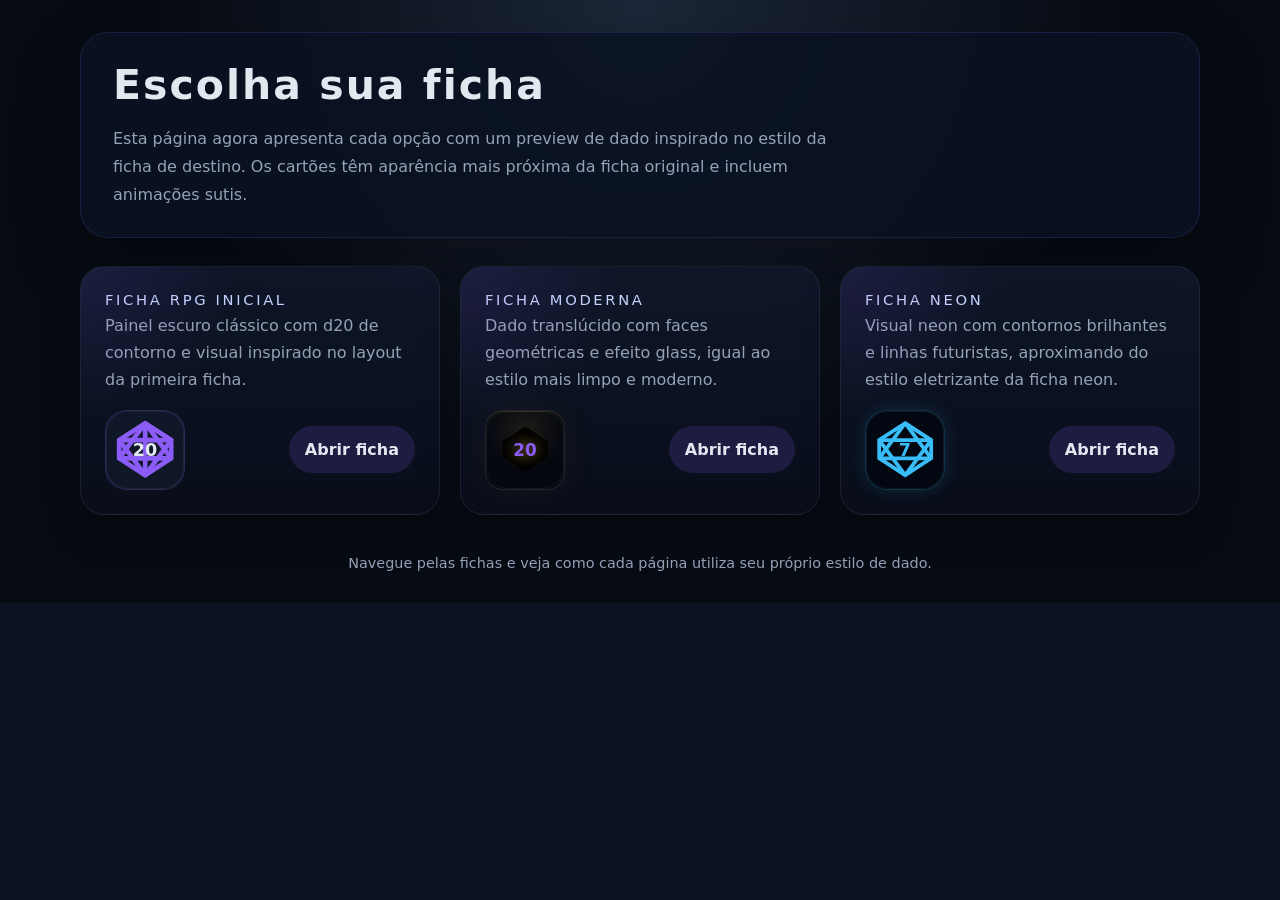
<file: index.html>
<!DOCTYPE html>
<html lang="pt-BR">
<head>
    <meta charset="UTF-8">
    <meta name="viewport" content="width=device-width, initial-scale=1.0">
    <title>Fichas RPG</title>
    <style>
        :root {
            color-scheme: dark;
            font-family: Inter, ui-sans-serif, system-ui, -apple-system, BlinkMacSystemFont, "Segoe UI", sans-serif;
            background: #0b1221;
            --bg: #06101f;
            --panel: #101a2f;
            --panel-soft: rgba(15, 23, 42, 0.96);
            --border: rgba(148, 163, 184, 0.12);
            --text: #e2e8f0;
            --muted: #94a3b8;
            --accent: #8b5cf6;
            --accent2: #38bdf8;
            --accent3: #22c55e;
        }

        * {
            box-sizing: border-box;
            margin: 0;
            padding: 0;
        }

        html, body {
            min-height: 100%;
            background: radial-gradient(circle at top, rgba(30, 41, 59, 0.9), rgba(7, 11, 19, 1) 55%);
        }

        body {
            color: var(--text);
            display: flex;
            align-items: center;
            justify-content: center;
            padding: 2rem;
        }

        .container {
            width: min(1120px, 100%);
            display: flex;
            flex-direction: column;
            gap: 1.75rem;
        }

        .hero {
            display: grid;
            gap: 1rem;
            padding: 1.75rem 2rem;
            border: 1px solid rgba(139, 92, 246, 0.16);
            border-radius: 28px;
            background: rgba(10, 18, 34, 0.86);
            box-shadow: 0 28px 70px rgba(0, 0, 0, 0.25);
        }

        .hero h1 {
            font-size: clamp(2rem, 3.2vw, 3.2rem);
            letter-spacing: 0.05em;
        }

        .hero p {
            color: var(--muted);
            line-height: 1.75;
            max-width: 720px;
        }

        .grid {
            display: grid;
            grid-template-columns: repeat(3, minmax(0, 1fr));
            gap: 1.25rem;
        }

        @media (max-width: 900px) {
            .grid {
                grid-template-columns: 1fr;
            }
        }

        .card {
            position: relative;
            padding: 1.5rem;
            border-radius: 24px;
            background: linear-gradient(180deg, rgba(15, 23, 42, 0.88), rgba(9, 14, 26, 0.96));
            border: 1px solid rgba(148, 163, 184, 0.12);
            box-shadow: 0 18px 40px rgba(0, 0, 0, 0.22);
            overflow: hidden;
            transition: transform 0.24s ease, box-shadow 0.24s ease, border-color 0.24s ease;
        }

        .card:hover {
            transform: translateY(-6px);
            border-color: rgba(139, 92, 246, 0.34);
            box-shadow: 0 24px 60px rgba(0, 0, 0, 0.28);
        }

        .card::before {
            content: '';
            position: absolute;
            inset: 0;
            pointer-events: none;
            background: radial-gradient(circle at top left, rgba(139, 92, 246, 0.12), transparent 36%);
        }

        .card-title {
            font-size: 0.92rem;
            text-transform: uppercase;
            letter-spacing: 0.18em;
            color: #c7d2fe;
            margin-bottom: 0.25rem;
        }

        .card-desc {
            color: var(--muted);
            line-height: 1.7;
            margin-bottom: 1rem;
        }

        .card-meta {
            display: flex;
            align-items: center;
            justify-content: space-between;
            gap: 1rem;
        }

        .link-button {
            display: inline-flex;
            align-items: center;
            justify-content: center;
            gap: 0.5rem;
            padding: 0.85rem 1rem;
            border-radius: 999px;
            background: rgba(139, 92, 246, 0.16);
            color: var(--text);
            text-decoration: none;
            font-weight: 700;
            transition: transform 0.22s ease, background 0.22s ease;
        }

        .link-button:hover {
            transform: translateY(-1px);
            background: rgba(139, 92, 246, 0.26);
        }

        .dice-preview {
            width: 5rem;
            height: 5rem;
            min-width: 5rem;
            border-radius: 22px;
            position: relative;
            display: flex;
            align-items: center;
            justify-content: center;
            overflow: hidden;
        }

        .dice-preview::after {
            content: '';
            position: absolute;
            inset: 0;
            border: 1px solid rgba(255, 255, 255, 0.06);
            pointer-events: none;
            border-radius: 22px;
        }

        .dice-graphic {
            position: relative;
            width: 80%;
            height: 80%;
            display: flex;
            align-items: center;
            justify-content: center;
            animation: dice-spin 3s ease-in-out infinite alternate;
        }

        .dice-graphic svg {
            width: 100%;
            height: 100%;
        }

        .dice-value {
            position: absolute;
            z-index: 1;
            font-size: 1.1rem;
            font-weight: 900;
        }

        .dice-style-1 {
            background: linear-gradient(180deg, rgba(15, 23, 42, 0.95), rgba(17, 24, 39, 0.9));
            border: 1px solid rgba(139, 92, 246, 0.25);
        }

        .dice-style-1 svg {
            stroke: var(--accent);
            fill: transparent;
            stroke-width: 1.8;
        }

        .dice-style-2 {
            background: rgba(5, 7, 14, 0.8);
            border: 1px solid rgba(216, 208, 189, 0.14);
            border-radius: 18px;
            box-shadow: 0 0 40px rgba(212, 168, 67, 0.06), inset 0 1px 0 rgba(212, 168, 67, 0.12);
            backdrop-filter: blur(12px);
        }

        .dice-style-2::before {
            content: '';
            position: absolute;
            top: -20px;
            left: 50%;
            transform: translateX(-50%);
            width: 80px;
            height: 80px;
            background: radial-gradient(circle, rgba(212, 168, 67, 0.12), transparent 70%);
            pointer-events: none;
        }

        .dice-style-2 .dice-graphic {
            width: 70%;
            height: 70%;
            perspective: 300px;
            animation: dice-idle 8s infinite linear;
        }

        .dice-style-2 .dice-graphic .dice-inner {
            width: 100%;
            height: 100%;
            transform-style: preserve-3d;
            position: relative;
        }

        .dice-style-2 .d-face {
            position: absolute;
            width: 100%;
            height: 100%;
            display: flex;
            align-items: center;
            justify-content: center;
            border-radius: 10px;
            background: rgba(212, 168, 67, 0.04);
            border: 1px solid rgba(212, 168, 67, 0.22);
            box-shadow: inset 0 0 18px rgba(212, 168, 67, 0.07), inset 0 1px 0 rgba(255, 255, 255, 0.06);
            backdrop-filter: blur(6px);
            color: rgba(212, 168, 67, 0.9);
            font-size: 0.75rem;
        }

        .dice-style-2 .d-face.front { transform: translateZ(40px); }
        .dice-style-2 .d-face.back  { transform: rotateY(180deg) translateZ(40px); }
        .dice-style-2 .d-face.right { transform: rotateY(90deg) translateZ(40px); }
        .dice-style-2 .d-face.left  { transform: rotateY(-90deg) translateZ(40px); }
        .dice-style-2 .d-face.top   { transform: rotateX(90deg) translateZ(40px); }
        .dice-style-2 .d-face.bot   { transform: rotateX(-90deg) translateZ(40px); }

        .dice-style-2 .dice-value {
            font-size: 1.05rem;
            color: var(--accent);
            text-shadow: 0 0 14px rgba(212, 168, 67, 0.8);
        }

        @keyframes dice-idle {
            from { transform: rotateX(12deg) rotateY(0deg) rotateZ(3deg); }
            to   { transform: rotateX(12deg) rotateY(360deg) rotateZ(3deg); }
        }

        .dice-style-3 {
            background: #020711;
            border: 1px solid rgba(56, 189, 248, 0.25);
            box-shadow: 0 0 18px rgba(56, 189, 248, 0.15);
        }

        .dice-style-3 svg {
            stroke: var(--accent2);
            fill: none;
            stroke-width: 1.45;
        }

        .dice-style-3 .dice-value {
            color: var(--accent2);
        }

        @keyframes dice-spin {
            0% { transform: rotate(0deg) rotateX(0deg) rotateY(0deg); }
            50% { transform: rotate(12deg) rotateX(18deg) rotateY(6deg); }
            100% { transform: rotate(-10deg) rotateX(-14deg) rotateY(10deg); }
        }

        .footer-note {
            color: var(--muted);
            font-size: 0.9rem;
            text-align: center;
            margin-top: 0.75rem;
        }
    </style>
</head>
<body>
    <div class="container">
        <section class="hero">
            <h1>Escolha sua ficha</h1>
            <p>Esta página agora apresenta cada opção com um preview de dado inspirado no estilo da ficha de destino. Os cartões têm aparência mais próxima da ficha original e incluem animações sutis.</p>
        </section>

        <div class="grid">
            <article class="card">
                <div class="card-title">Ficha RPG inicial</div>
                <p class="card-desc">Painel escuro clássico com d20 de contorno e visual inspirado no layout da primeira ficha.</p>
                <div class="card-meta">
                    <div class="dice-preview dice-style-1">
                        <div class="dice-graphic">
                            <svg viewBox="0 0 24 24" aria-hidden="true">
                                <polygon points="12 2 22 8.5 22 15.5 12 22 2 15.5 2 8.5" />
                                <polygon points="12 2 12 22" />
                                <polygon points="2 8.5 22 8.5" />
                                <polygon points="2 15.5 22 15.5" />
                                <polygon points="12 2 2 15.5" />
                                <polygon points="12 2 22 15.5" />
                                <polygon points="12 22 2 8.5" />
                                <polygon points="12 22 22 8.5" />
                            </svg>
                            <span class="dice-value">20</span>
                        </div>
                    </div>
                    <a class="link-button" href="./ficha_rpg.html">Abrir ficha</a>
                </div>
            </article>

            <article class="card">
                <div class="card-title">Ficha moderna</div>
                <p class="card-desc">Dado translúcido com faces geométricas e efeito glass, igual ao estilo mais limpo e moderno.</p>
                <div class="card-meta">
                    <div class="dice-preview dice-style-2">
                        <div class="dice-graphic">
                            <svg viewBox="0 0 24 24" aria-hidden="true">
                                <polygon points="12 2 22 8.5 22 15.5 12 22 2 15.5 2 8.5" />
                                <polygon points="12 2 12 22" />
                                <polygon points="2 8.5 22 8.5" />
                                <polygon points="2 15.5 22 15.5" />
                                <polygon points="12 2 2 15.5" />
                                <polygon points="12 2 22 15.5" />
                                <polygon points="12 22 2 8.5" />
                                <polygon points="12 22 22 8.5" />
                            </svg>
                            <span class="dice-value">20</span>
                        </div>
                    </div>
                    <a class="link-button" href="./rpg-sheet-vanilla/ficha_rpg_moderna.html">Abrir ficha</a>
                </div>
            </article>

            <article class="card">
                <div class="card-title">Ficha neon</div>
                <p class="card-desc">Visual neon com contornos brilhantes e linhas futuristas, aproximando do estilo eletrizante da ficha neon.</p>
                <div class="card-meta">
                    <div class="dice-preview dice-style-3">
                        <div class="dice-graphic">
                            <svg viewBox="0 0 24 24" aria-hidden="true">
                                <polygon points="12 2 22 8.5 22 15.5 12 22 2 15.5 2 8.5" />
                                <line x1="2" y1="8.5" x2="22" y2="8.5" />
                                <line x1="2" y1="15.5" x2="22" y2="15.5" />
                                <line x1="12" y1="2" x2="2" y2="15.5" />
                                <line x1="12" y1="2" x2="22" y2="15.5" />
                                <line x1="12" y1="22" x2="2" y2="8.5" />
                                <line x1="12" y1="22" x2="22" y2="8.5" />
                            </svg>
                            <span class="dice-value">7</span>
                        </div>
                    </div>
                    <a class="link-button" href="./ficha_rpg_vanilla_neon.html">Abrir ficha</a>
                </div>
            </article>
        </div>

        <div class="footer-note">Navegue pelas fichas e veja como cada página utiliza seu próprio estilo de dado.</div>
    </div>
</body>
</html>
</file>
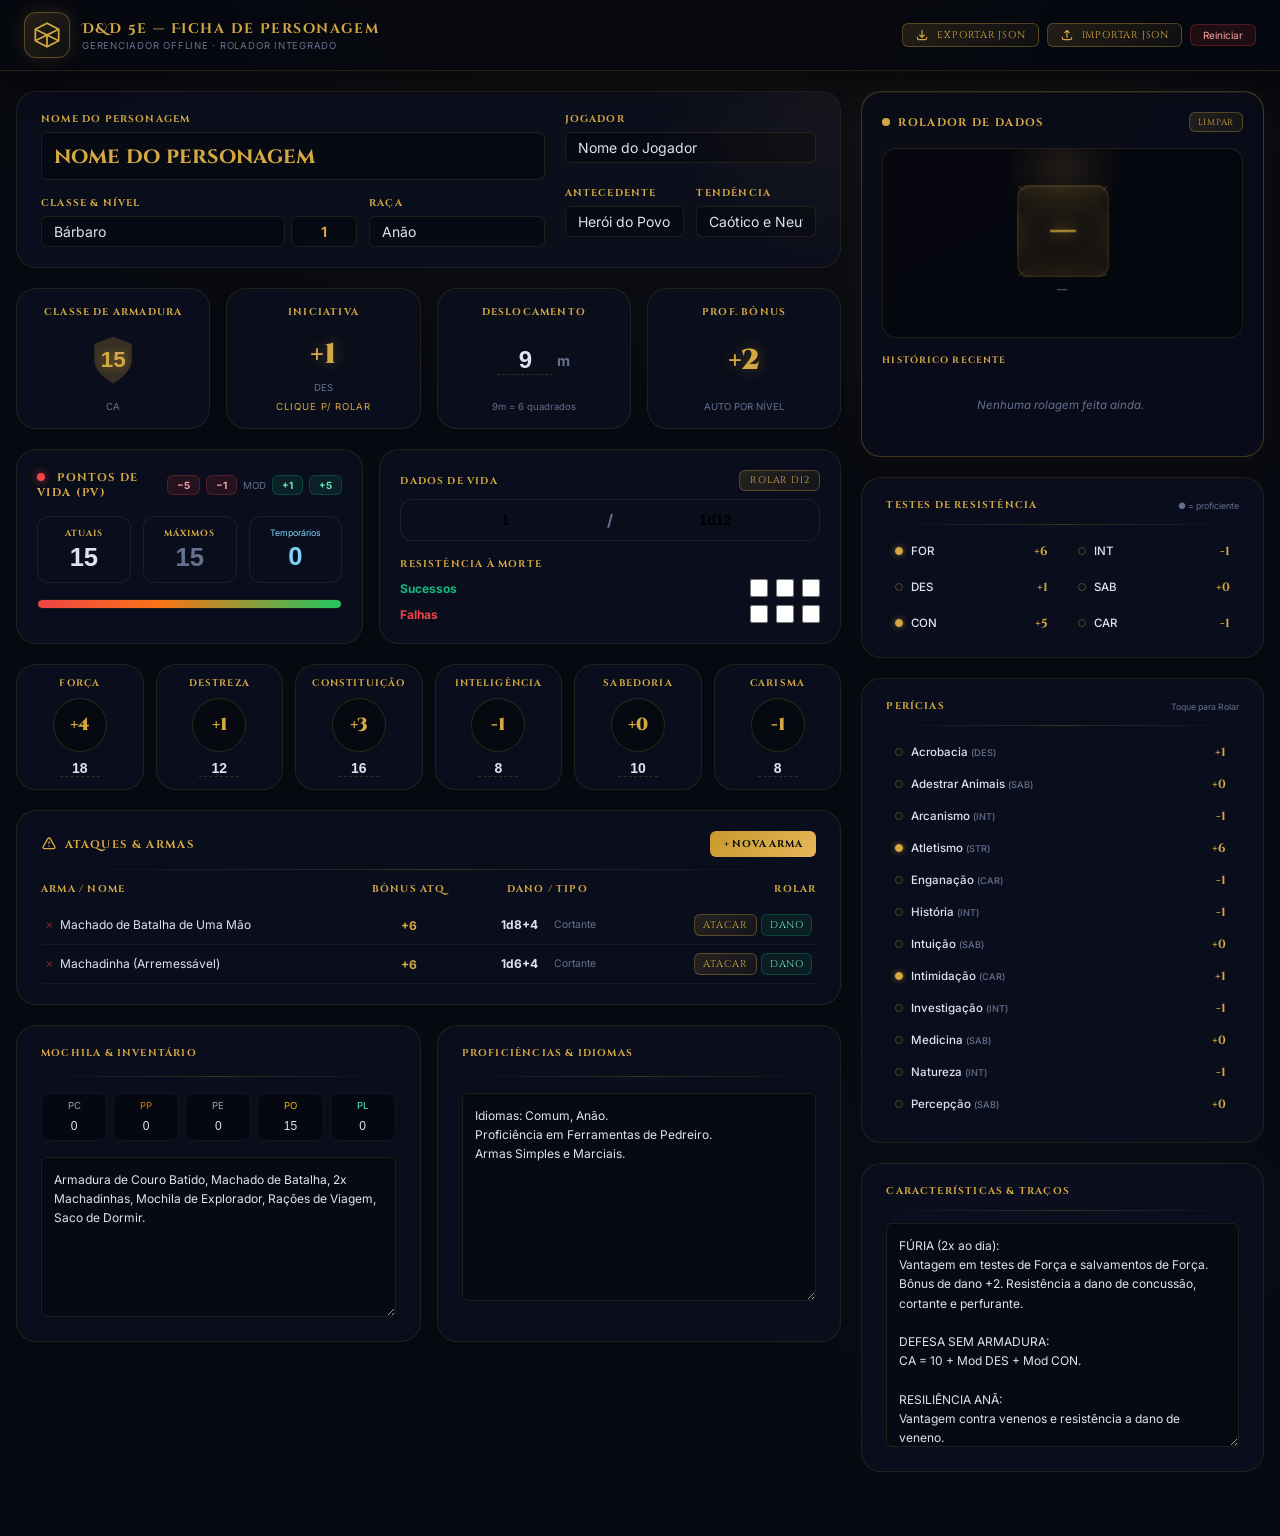
<file: rpg-sheet-vanilla/index.html>
<!DOCTYPE html>
<html lang="pt-BR">
<head>
  <meta charset="UTF-8" />
  <meta name="viewport" content="width=device-width, initial-scale=1.0" />
  <title>D&D 5e — Ficha de Personagem</title>
  <meta name="description" content="Ficha de personagem D&D 5e offline com rolador de dados integrado." />

  <!-- Fontes -->
  <link rel="preconnect" href="https://fonts.googleapis.com" />
  <link rel="preconnect" href="https://fonts.gstatic.com" crossorigin />
  <link href="https://fonts.googleapis.com/css2?family=Cinzel:wght@400;700;900&family=Cinzel+Decorative:wght@700&family=Inter:wght@400;500;700&display=swap" rel="stylesheet" />

  <link rel="stylesheet" href="src/styles.css" />
</head>
<body>

<!-- ═══ HEADER ══════════════════════════════════════════════════════ -->
<header class="dnd-header">
  <div class="header-inner">

    <div class="header-brand">
      <div class="logo-icon">
        <svg viewBox="0 0 24 24" fill="none" stroke="currentColor" stroke-width="1.5" aria-hidden="true">
          <polygon points="12 2 2 7 2 17 12 22 22 17 22 7 12 2"/>
          <polyline points="2 7 12 12 22 7"/>
          <line x1="12" y1="12" x2="12" y2="22"/>
          <line x1="12" y1="12" x2="2"  y2="17"/>
          <line x1="12" y1="12" x2="22" y2="17"/>
        </svg>
      </div>
      <div>
        <h1 class="header-title font-display">D&amp;D 5e — Ficha de Personagem</h1>
        <p class="header-sub">GERENCIADOR OFFLINE · ROLADOR INTEGRADO</p>
      </div>
    </div>

    <div class="header-actions">
      <button id="btn-export" class="btn-gold flex items-center gap-2">
        <svg width="14" height="14" fill="none" viewBox="0 0 24 24" stroke="currentColor" aria-hidden="true">
          <path stroke-linecap="round" stroke-linejoin="round" stroke-width="2" d="M4 16v1a3 3 0 003 3h10a3 3 0 003-3v-1m-4-4l-4 4m0 0l-4-4m4 4V4"/>
        </svg>
        Exportar JSON
      </button>
      <button id="btn-import" class="btn-gold flex items-center gap-2">
        <svg width="14" height="14" fill="none" viewBox="0 0 24 24" stroke="currentColor" aria-hidden="true">
          <path stroke-linecap="round" stroke-linejoin="round" stroke-width="2" d="M4 16v1a3 3 0 003 3h10a3 3 0 003-3v-1m-4-8l-4-4m0 0L8 8m4-4v12"/>
        </svg>
        Importar JSON
      </button>
      <input type="file" id="import-file" accept=".json" style="display:none" />
      <button id="btn-reset" class="btn-danger">Reiniciar</button>
    </div>

  </div>
</header>

<!-- ═══ MAIN GRID ════════════════════════════════════════════════════ -->
<main class="main-wrap" role="main">

  <!-- ─── COLUNA ESQUERDA ────────────────────────────────────────── -->
  <div class="col-left">

    <!-- BLOCO 1: PERSONAGEM -->
    <section class="glass card char-block stat-card" aria-label="Informações do Personagem">
      <div class="char-grid">

        <div class="space-y-4">
          <div>
            <label class="section-title" for="char-name">Nome do Personagem</label>
            <input id="char-name" type="text" class="dnd-input char-name-input w-full" style="padding:8px 12px;margin-top:6px;" autocomplete="off" />
          </div>
          <div class="char-row-2">
            <div>
              <label class="section-title" for="char-class">Classe &amp; Nível</label>
              <div class="class-row" style="margin-top:6px;">
                <input id="char-class" type="text" class="dnd-input" style="padding:6px 12px;font-size:.875rem;" autocomplete="off" />
                <input id="char-level" type="number" min="1" max="20" class="dnd-input text-center" style="padding:6px 4px;font-size:.875rem;" autocomplete="off" />
              </div>
            </div>
            <div>
              <label class="section-title" for="char-race">Raça</label>
              <input id="char-race" type="text" class="dnd-input w-full" style="padding:6px 12px;font-size:.875rem;margin-top:6px;" autocomplete="off" />
            </div>
          </div>
        </div>

        <div class="char-meta">
          <div class="full">
            <label class="section-title" for="char-player">Jogador</label>
            <input id="char-player" type="text" class="dnd-input w-full" style="padding:6px 12px;font-size:.875rem;margin-top:6px;" autocomplete="off" />
          </div>
          <div>
            <label class="section-title" for="char-background">Antecedente</label>
            <input id="char-background" type="text" class="dnd-input w-full" style="padding:6px 12px;font-size:.875rem;margin-top:6px;" autocomplete="off" />
          </div>
          <div>
            <label class="section-title" for="char-alignment">Tendência</label>
            <input id="char-alignment" type="text" class="dnd-input w-full" style="padding:6px 12px;font-size:.875rem;margin-top:6px;" autocomplete="off" />
          </div>
        </div>

      </div>
    </section>

    <!-- BLOCO 2: STATS DE COMBATE -->
    <section class="combat-row" aria-label="Estatísticas de Combate">

      <!-- CA -->
      <div class="glass stat-card combat-tile">
        <span class="section-title">Classe de Armadura</span>
        <div class="ac-wrap">
          <svg fill="currentColor" viewBox="0 0 24 24" aria-hidden="true">
            <path d="M12 22s8-4 8-10V5l-8-3-8 3v7c0 6 8 10 8 10z"/>
          </svg>
          <input id="combat-ac" type="number" min="0" max="30" aria-label="Classe de Armadura" />
        </div>
        <span class="tile-foot">CA</span>
      </div>

      <!-- Iniciativa -->
      <div id="tile-initiative" class="glass stat-card combat-tile tile-initiative" role="button" tabindex="0"
           aria-label="Iniciativa — clique para rolar" title="Clique para rolar Iniciativa">
        <span class="section-title">Iniciativa</span>
        <div style="display:flex;flex-direction:column;align-items:center;margin:8px 0;">
          <span id="combat-init" class="big">+1</span>
          <span class="tile-foot">DES</span>
        </div>
        <span style="color:#d4a843;font-size:.6rem;letter-spacing:.1em;">CLIQUE P/ ROLAR</span>
      </div>

      <!-- Deslocamento -->
      <div class="glass stat-card combat-tile">
        <span class="section-title">Deslocamento</span>
        <div class="speed-val">
          <input id="combat-speed" type="text" aria-label="Deslocamento em metros" />
          <span>m</span>
        </div>
        <span class="tile-foot">9m = 6 quadrados</span>
      </div>

      <!-- Proficiência -->
      <div class="glass stat-card combat-tile">
        <span class="section-title">Prof. Bônus</span>
        <span id="prof-bonus" class="big">+2</span>
        <span class="tile-foot">AUTO POR NÍVEL</span>
      </div>

    </section>

    <!-- BLOCO 3: HP -->
    <section class="hp-section" aria-label="Pontos de Vida">

      <div class="glass hp-card">
        <div class="hp-header">
          <h2 class="section-title" style="font-size:.7rem;">
            <span class="hp-dot" aria-hidden="true"></span>
            Pontos de Vida (PV)
          </h2>
          <div class="hp-mods">
            <button id="btn-hp-sub5" class="hp-btn-sub" aria-label="Remover 5 HP">−5</button>
            <button id="btn-hp-sub1" class="hp-btn-sub" aria-label="Remover 1 HP">−1</button>
            <span>MOD</span>
            <button id="btn-hp-add1" class="hp-btn-add" aria-label="Adicionar 1 HP">+1</button>
            <button id="btn-hp-add5" class="hp-btn-add" aria-label="Adicionar 5 HP">+5</button>
          </div>
        </div>

        <div class="hp-inputs">
          <div class="hp-box">
            <label class="section-title" for="hp-current" style="font-size:.55rem;">Atuais</label>
            <input id="hp-current" type="number" min="0" />
          </div>
          <div class="hp-box max">
            <label class="section-title" for="hp-max" style="font-size:.55rem;">Máximos</label>
            <input id="hp-max" type="number" min="1" />
          </div>
          <div class="hp-box temp">
            <label for="hp-temp" style="font-size:.55rem;">Temporários</label>
            <input id="hp-temp" type="number" min="0" placeholder="0" />
          </div>
        </div>

        <div class="hp-bar-track" role="progressbar" aria-label="Barra de HP">
          <div id="hp-bar"></div>
        </div>
      </div>

      <div class="glass dice-card">
        <!-- Dados de Vida -->
        <div>
          <div class="flex justify-between items-center" style="margin-bottom:8px;">
            <span class="section-title">Dados de Vida</span>
            <button id="btn-roll-hitdice" class="btn-gold" style="padding:3px 10px;font-size:.6rem;">Rolar d12</button>
          </div>
          <div class="hitdice-row">
            <input id="combat-hitdice-current" type="text" placeholder="Atuais" aria-label="Dados de vida atuais" />
            <span>/</span>
            <input id="combat-hitdice-total"   type="text" placeholder="Total"  aria-label="Total de dados de vida" />
          </div>
        </div>

        <!-- Resistência à Morte -->
        <div>
          <span class="section-title" style="display:block;margin-bottom:8px;">Resistência à Morte</span>
          <div class="death-saves">
            <div class="ds-row">
              <span style="font-size:.75rem;font-weight:700;color:#10b981;">Sucessos</span>
              <div class="ds-checks">
                <input type="checkbox" id="death-success-1" class="ds-success" aria-label="Sucesso 1" />
                <input type="checkbox" id="death-success-2" class="ds-success" aria-label="Sucesso 2" />
                <input type="checkbox" id="death-success-3" class="ds-success" aria-label="Sucesso 3" />
              </div>
            </div>
            <div class="ds-row">
              <span style="font-size:.75rem;font-weight:700;color:#ef4444;">Falhas</span>
              <div class="ds-checks">
                <input type="checkbox" id="death-fail-1" class="ds-fail" aria-label="Falha 1" />
                <input type="checkbox" id="death-fail-2" class="ds-fail" aria-label="Falha 2" />
                <input type="checkbox" id="death-fail-3" class="ds-fail" aria-label="Falha 3" />
              </div>
            </div>
          </div>
        </div>
      </div>

    </section>

    <!-- BLOCO 4: ATRIBUTOS -->
    <section class="attr-grid" aria-label="Atributos">

      <!-- Força -->
      <div class="glass stat-card attr-tile">
        <span class="section-title" style="font-size:.6rem;">FORÇA</span>
        <button class="attr-btn" aria-label="Rolar teste de Força">
          <span id="mod-str">+0</span>
        </button>
        <input id="val-str" type="number" min="1" max="30" class="attr-val" aria-label="Valor de Força" />
      </div>

      <!-- Destreza -->
      <div class="glass stat-card attr-tile">
        <span class="section-title" style="font-size:.6rem;">DESTREZA</span>
        <button class="attr-btn" aria-label="Rolar teste de Destreza">
          <span id="mod-des">+0</span>
        </button>
        <input id="val-des" type="number" min="1" max="30" class="attr-val" aria-label="Valor de Destreza" />
      </div>

      <!-- Constituição -->
      <div class="glass stat-card attr-tile">
        <span class="section-title" style="font-size:.6rem;">CONSTITUIÇÃO</span>
        <button class="attr-btn" aria-label="Rolar teste de Constituição">
          <span id="mod-con">+0</span>
        </button>
        <input id="val-con" type="number" min="1" max="30" class="attr-val" aria-label="Valor de Constituição" />
      </div>

      <!-- Inteligência -->
      <div class="glass stat-card attr-tile">
        <span class="section-title" style="font-size:.6rem;">INTELIGÊNCIA</span>
        <button class="attr-btn" aria-label="Rolar teste de Inteligência">
          <span id="mod-int">+0</span>
        </button>
        <input id="val-int" type="number" min="1" max="30" class="attr-val" aria-label="Valor de Inteligência" />
      </div>

      <!-- Sabedoria -->
      <div class="glass stat-card attr-tile">
        <span class="section-title" style="font-size:.6rem;">SABEDORIA</span>
        <button class="attr-btn" aria-label="Rolar teste de Sabedoria">
          <span id="mod-sab">+0</span>
        </button>
        <input id="val-sab" type="number" min="1" max="30" class="attr-val" aria-label="Valor de Sabedoria" />
      </div>

      <!-- Carisma -->
      <div class="glass stat-card attr-tile">
        <span class="section-title" style="font-size:.6rem;">CARISMA</span>
        <button class="attr-btn" aria-label="Rolar teste de Carisma">
          <span id="mod-car">+0</span>
        </button>
        <input id="val-car" type="number" min="1" max="30" class="attr-val" aria-label="Valor de Carisma" />
      </div>

    </section>

    <!-- BLOCO 5: ARMAS -->
    <section class="glass card" aria-label="Armas e Ataques">
      <div class="weapons-header">
        <h2 class="section-title" style="font-size:.7rem;display:flex;align-items:center;gap:8px;">
          <svg width="16" height="16" fill="none" viewBox="0 0 24 24" stroke="currentColor" aria-hidden="true">
            <path stroke-linecap="round" stroke-linejoin="round" stroke-width="2" d="M12 9v2m0 4h.01m-6.938 4h13.856c1.54 0 2.502-1.667 1.732-3L13.732 4c-.77-1.333-2.694-1.333-3.464 0L3.34 16c-.77 1.333.192 3 1.732 3z"/>
          </svg>
          Ataques &amp; Armas
        </h2>
        <button id="btn-add-weapon" class="btn-solid-gold">+ Nova Arma</button>
      </div>
      <div class="sep" style="margin:12px 0;"></div>
      <div class="overflow-x">
        <table class="weapons-table">
          <thead>
            <tr>
              <th style="text-align:left;">Arma / Nome</th>
              <th style="text-align:center;">Bônus Atq</th>
              <th style="text-align:center;">Dano / Tipo</th>
              <th style="text-align:right;">Rolar</th>
            </tr>
          </thead>
          <tbody id="weapons-list"></tbody>
        </table>
      </div>
    </section>

    <!-- BLOCO 6: INVENTÁRIO & PROFICIÊNCIAS -->
    <section class="inventory-section">

      <div class="glass card space-y-4">
        <h2 class="section-title">Mochila &amp; Inventário</h2>
        <div class="sep"></div>

        <div class="coin-grid">
          <div class="coin-chip">
            <label for="coin-pc" style="color:#94a3b8;">PC</label>
            <input id="coin-pc" type="number" min="0" aria-label="Peças de Cobre" />
          </div>
          <div class="coin-chip">
            <label for="coin-pp" style="color:#d97706;">PP</label>
            <input id="coin-pp" type="number" min="0" aria-label="Peças de Prata" />
          </div>
          <div class="coin-chip">
            <label for="coin-pe" style="color:#94a3b8;">PE</label>
            <input id="coin-pe" type="number" min="0" aria-label="Peças de Electrum" />
          </div>
          <div class="coin-chip">
            <label for="coin-po" style="color:#eab308;">PO</label>
            <input id="coin-po" type="number" min="0" aria-label="Peças de Ouro" />
          </div>
          <div class="coin-chip">
            <label for="coin-pl" style="color:#5eead4;">PL</label>
            <input id="coin-pl" type="number" min="0" aria-label="Peças de Platina" />
          </div>
        </div>

        <textarea id="equipment-text" class="dnd-textarea" style="height:160px;"
                  placeholder="Itens da mochila, poções, armadura, itens mágicos..."></textarea>
      </div>

      <div class="glass card space-y-4">
        <h2 class="section-title">Proficiências &amp; Idiomas</h2>
        <div class="sep"></div>
        <textarea id="prof-langs-text" class="dnd-textarea" style="height:208px;"
                  placeholder="Ex: Idioma Anão, Comum. Proficiências em armaduras, armas marciais..."></textarea>
      </div>

    </section>

  </div><!-- /col-left -->

  <!-- ─── COLUNA DIREITA ─────────────────────────────────────────── -->
  <div class="col-right">

    <!-- ROLADOR DE DADOS -->
    <section class="roller-card" aria-label="Rolador de Dados">

      <div class="flex justify-between items-center">
        <h2 class="section-title" style="font-size:.7rem;display:flex;align-items:center;gap:8px;">
          <span class="pulse-dot" aria-hidden="true"></span>
          Rolador de Dados
        </h2>
        <button id="btn-clear-log" class="btn-gold" style="padding:3px 8px;font-size:.55rem;">Limpar</button>
      </div>

      <!-- 3D Dice display -->
      <div class="dice-display" role="img" aria-label="Dados 3D">
        <div class="dice-perspective" id="dice-scene">
          <div id="dice-graphic">
            <div class="d-face front"><span id="dice-result-val">—</span></div>
            <div class="d-face back"><span  class="d-face-rune">⬡</span></div>
            <div class="d-face right"><span class="d-face-rune">✦</span></div>
            <div class="d-face left"><span  class="d-face-rune">⚔</span></div>
            <div class="d-face top"><span   class="d-face-rune">◈</span></div>
            <div class="d-face bot"><span   class="d-face-rune">❋</span></div>
          </div>
        </div>
        <div class="dice-label-wrap">
          <p id="dice-label">—</p>
          <div id="dice-roll-total" class="hidden">Total: —</div>
          <div id="dice-formula"    class="hidden">—</div>
        </div>
      </div>

      <!-- Log -->
      <div>
        <span class="section-title" style="font-size:.58rem;display:block;margin-bottom:8px;">Histórico Recente</span>
        <div id="roll-log-list" class="roll-log">
          <div class="log-empty">Nenhuma rolagem feita ainda.</div>
        </div>
      </div>

    </section>

    <!-- TESTES DE RESISTÊNCIA -->
    <section class="glass card space-y-3" aria-label="Testes de Resistência">
      <div class="flex justify-between items-center">
        <h2 class="section-title">Testes de Resistência</h2>
        <span style="color:#64718f;font-size:.55rem;">● = proficiente</span>
      </div>
      <div class="sep"></div>

      <div class="save-grid">
        <!-- Esquerda -->
        <div class="space-y-2">
          <!-- Força -->
          <div class="skill-row">
            <div class="skill-row-left">
              <input type="checkbox" id="save-prof-str" style="display:none;" />
              <span class="prof-dot" id="sdot-str" role="checkbox" aria-checked="false" tabindex="0"
                    aria-label="Proficiência em Força" title="Clique para proficiência"></span>
              <button id="save-roll-str" class="skill-btn">FOR</button>
            </div>
            <span id="save-val-str" style="font-family:'Cinzel',serif;font-weight:700;color:#d4a843;font-size:.75rem;">+0</span>
          </div>
          <!-- Destreza -->
          <div class="skill-row">
            <div class="skill-row-left">
              <input type="checkbox" id="save-prof-des" style="display:none;" />
              <span class="prof-dot" id="sdot-des" role="checkbox" aria-checked="false" tabindex="0"
                    aria-label="Proficiência em Destreza" title="Clique para proficiência"></span>
              <button id="save-roll-des" class="skill-btn">DES</button>
            </div>
            <span id="save-val-des" style="font-family:'Cinzel',serif;font-weight:700;color:#d4a843;font-size:.75rem;">+0</span>
          </div>
          <!-- Constituição -->
          <div class="skill-row">
            <div class="skill-row-left">
              <input type="checkbox" id="save-prof-con" style="display:none;" />
              <span class="prof-dot" id="sdot-con" role="checkbox" aria-checked="false" tabindex="0"
                    aria-label="Proficiência em Constituição" title="Clique para proficiência"></span>
              <button id="save-roll-con" class="skill-btn">CON</button>
            </div>
            <span id="save-val-con" style="font-family:'Cinzel',serif;font-weight:700;color:#d4a843;font-size:.75rem;">+0</span>
          </div>
        </div>
        <!-- Direita -->
        <div class="space-y-2">
          <!-- Inteligência -->
          <div class="skill-row">
            <div class="skill-row-left">
              <input type="checkbox" id="save-prof-int" style="display:none;" />
              <span class="prof-dot" id="sdot-int" role="checkbox" aria-checked="false" tabindex="0"
                    aria-label="Proficiência em Inteligência" title="Clique para proficiência"></span>
              <button id="save-roll-int" class="skill-btn">INT</button>
            </div>
            <span id="save-val-int" style="font-family:'Cinzel',serif;font-weight:700;color:#d4a843;font-size:.75rem;">+0</span>
          </div>
          <!-- Sabedoria -->
          <div class="skill-row">
            <div class="skill-row-left">
              <input type="checkbox" id="save-prof-sab" style="display:none;" />
              <span class="prof-dot" id="sdot-sab" role="checkbox" aria-checked="false" tabindex="0"
                    aria-label="Proficiência em Sabedoria" title="Clique para proficiência"></span>
              <button id="save-roll-sab" class="skill-btn">SAB</button>
            </div>
            <span id="save-val-sab" style="font-family:'Cinzel',serif;font-weight:700;color:#d4a843;font-size:.75rem;">+0</span>
          </div>
          <!-- Carisma -->
          <div class="skill-row">
            <div class="skill-row-left">
              <input type="checkbox" id="save-prof-car" style="display:none;" />
              <span class="prof-dot" id="sdot-car" role="checkbox" aria-checked="false" tabindex="0"
                    aria-label="Proficiência em Carisma" title="Clique para proficiência"></span>
              <button id="save-roll-car" class="skill-btn">CAR</button>
            </div>
            <span id="save-val-car" style="font-family:'Cinzel',serif;font-weight:700;color:#d4a843;font-size:.75rem;">+0</span>
          </div>
        </div>
      </div>

    </section>

    <!-- PERÍCIAS -->
    <section class="glass card space-y-3" aria-label="Perícias">
      <div class="flex justify-between items-center">
        <h2 class="section-title">Perícias</h2>
        <span style="color:#64718f;font-size:.55rem;">Toque para Rolar</span>
      </div>
      <div class="sep"></div>
      <div id="skills-list" class="space-y-1" style="max-height:384px;overflow-y:auto;padding-right:4px;"></div>
    </section>

    <!-- CARACTERÍSTICAS -->
    <section class="glass card space-y-3" aria-label="Características e Traços">
      <h2 class="section-title">Características &amp; Traços</h2>
      <div class="sep"></div>
      <textarea id="features-text" class="dnd-textarea" style="height:224px;"
                placeholder="Fúria de Bárbaro, Sentido de Perigo, Resiliência Anã..."></textarea>
    </section>

  </div><!-- /col-right -->

</main>

<!-- ═══ TOAST ════════════════════════════════════════════════════════ -->
<div id="dice-toast" role="alert" aria-live="polite" aria-atomic="true">
  <div class="toast-inner">
    <div id="toast-dice-result">—</div>
    <div>
      <div id="toast-dice-title">Rolagem</div>
      <div id="toast-dice-total">Total: —</div>
      <div id="toast-dice-formula">—</div>
    </div>
  </div>
</div>

<script src="src/sheet.js"></script>

<!-- Bind atribute buttons — done here to keep JS clean -->
<script>
  document.querySelectorAll('.attr-btn').forEach(btn => {
    const tile = btn.closest('.attr-tile');
    const id   = tile.querySelector('[id^="val-"]')?.id;
    if (!id) return;
    const stat = id.replace('val-', '');
    const NAMES = { str:'Força', des:'Destreza', con:'Constituição', int:'Inteligência', sab:'Sabedoria', car:'Carisma' };
    btn.addEventListener('click', () => rollStat(NAMES[stat], stat));
  });

  // Bind save prof dots (visual toggle for hidden checkbox)
  document.querySelectorAll('#save-val-str, #save-val-des, #save-val-con, #save-val-int, #save-val-sab, #save-val-car').forEach(() => {});
  ['str','des','con','int','sab','car'].forEach(s => {
    const dot = document.getElementById(`sdot-${s}`);
    const cb  = document.getElementById(`save-prof-${s}`);
    if (!dot || !cb) return;
    dot.addEventListener('click', () => {
      cb.checked = !cb.checked;
      cb.dispatchEvent(new Event('change'));
    });
    dot.addEventListener('keydown', e => {
      if (e.key === ' ' || e.key === 'Enter') { e.preventDefault(); dot.click(); }
    });
  });

  // Initiative tile keyboard
  const initTile = document.getElementById('tile-initiative');
  initTile?.addEventListener('keydown', e => {
    if (e.key === ' ' || e.key === 'Enter') { e.preventDefault(); rollInitiative(); }
  });
  initTile?.addEventListener('click', () => rollInitiative());
</script>

</body>
</html>
</file>
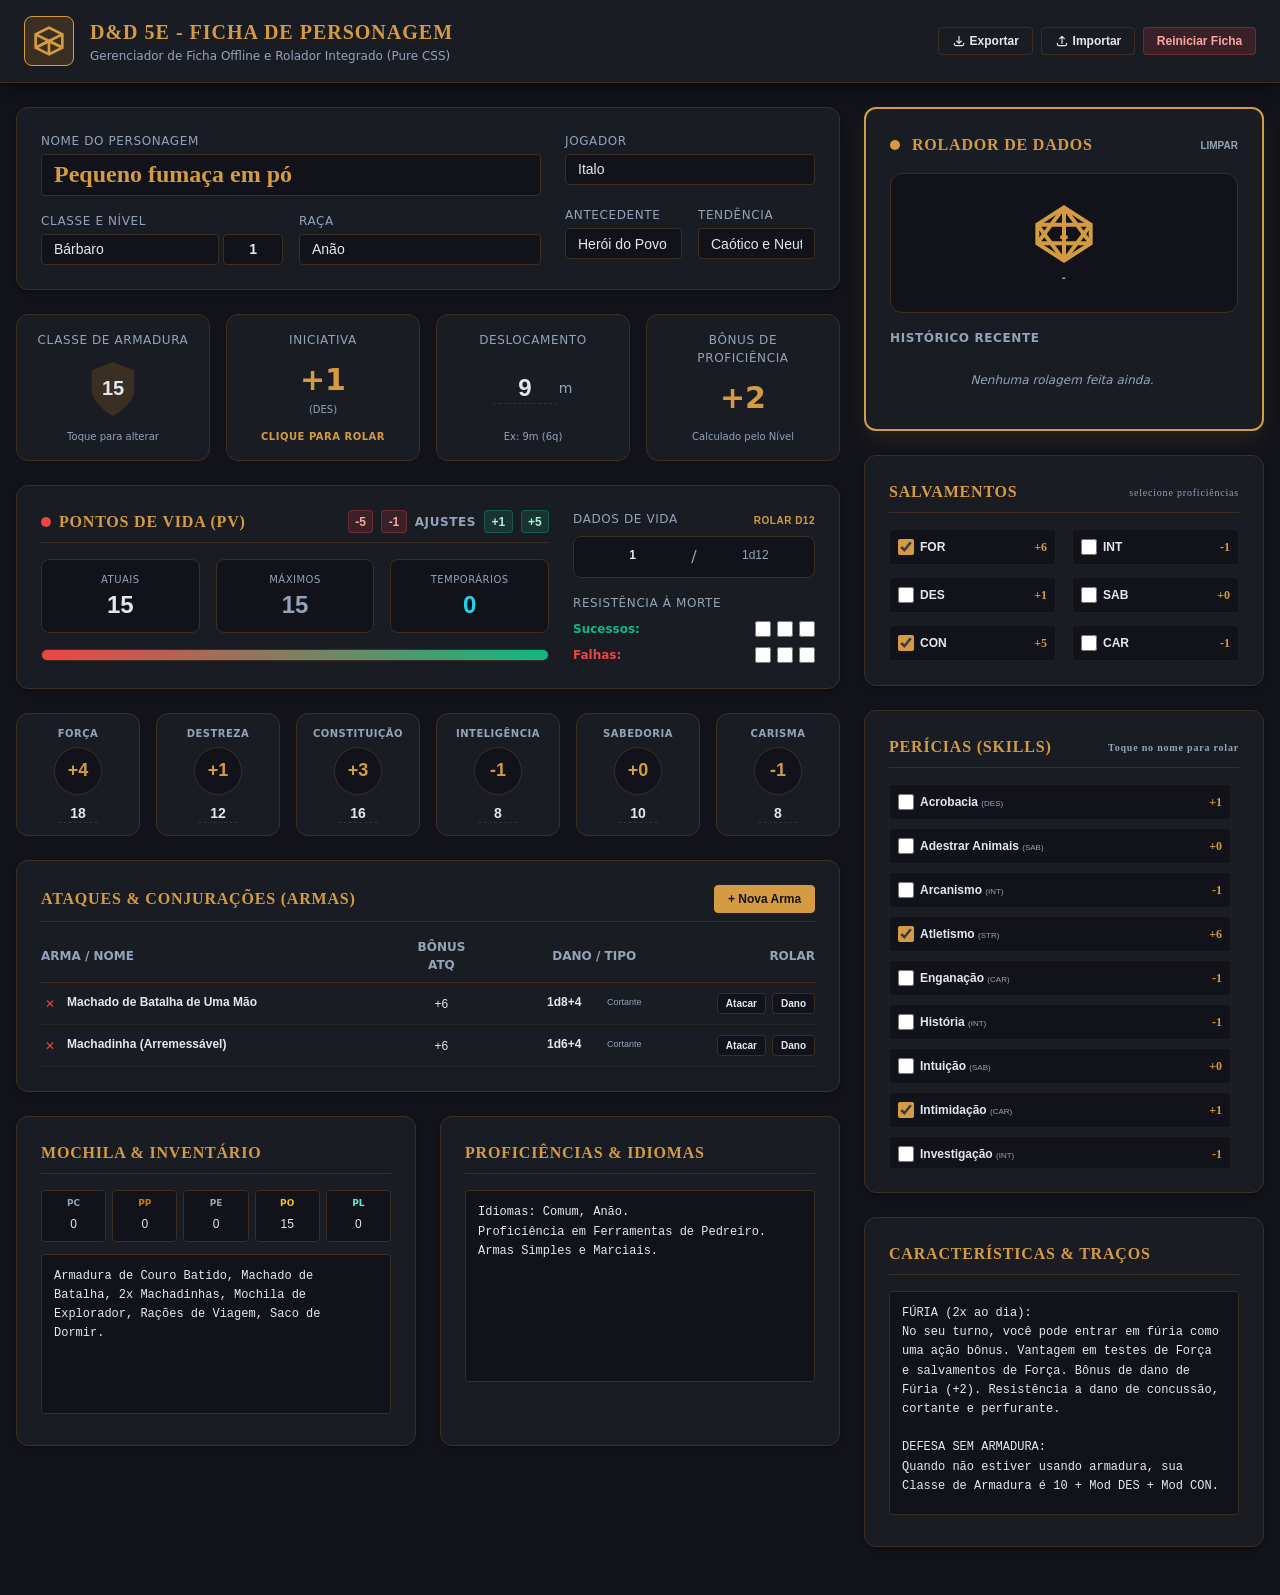
<file: ficha_de_rpg_interativa_css_puro.html>
<!DOCTYPE html>
<html lang="pt-BR">
<head>
    <meta charset="UTF-8">
    <meta name="viewport" content="width=device-width, initial-scale=1.0">
    <title>Ficha de Personagem D&D 5e - Pequeno fumaça em pó</title>
    <style>
        /* --- ESTILOS GERAIS E VARIÁVEIS (CSS PURO) --- */
        :root {
            --color-bg: #12131a;
            --color-panel: #1a1c24;
            --color-border: #3b2f23;
            --color-accent: #d49b43;
            --color-accent-hover: #e6ad54;
            --color-text: #e2e8f0;
            --color-muted: #94a3b8;
            --color-success: #10b981;
            --color-success-bg: rgba(16, 185, 129, 0.15);
            --color-success-border: rgba(16, 185, 129, 0.3);
            --color-danger: #ef4444;
            --color-danger-bg: rgba(239, 68, 68, 0.15);
            --color-danger-border: rgba(239, 68, 68, 0.3);
            --color-cyan: #22d3ee;
            --font-serif: 'Georgia', serif;
            --font-sans: system-ui, -apple-system, BlinkMacSystemFont, "Segoe UI", Roboto, sans-serif;
            --transition: all 0.25s ease-in-out;
        }

        * {
            box-sizing: border-box;
            margin: 0;
            padding: 0;
        }

        body {
            background-color: var(--color-bg);
            color: var(--color-text);
            font-family: var(--font-sans);
            line-height: 1.5;
            padding-bottom: 3rem;
        }

        /* Scrollbar customizada */
        ::-webkit-scrollbar {
            width: 6px;
            height: 6px;
        }
        ::-webkit-scrollbar-track {
            background: var(--color-bg);
        }
        ::-webkit-scrollbar-thumb {
            background: var(--color-border);
            border-radius: 3px;
        }
        ::-webkit-scrollbar-thumb:hover {
            background: var(--color-accent);
        }

        /* --- LAYOUT CORES E PAINÉIS --- */
        .header {
            background-color: var(--color-panel);
            border-bottom: 1px solid var(--color-border);
            padding: 1rem 1.5rem;
            position: sticky;
            top: 0;
            z-index: 40;
            box-shadow: 0 4px 15px rgba(0,0,0,0.4);
        }

        .header-container {
            max-width: 1280px;
            margin: 0 auto;
            display: flex;
            flex-direction: column;
            align-items: center;
            gap: 1rem;
        }

        @media (min-width: 768px) {
            .header-container {
                flex-direction: row;
                justify-content: space-between;
            }
        }

        .brand {
            display: flex;
            align-items: center;
            gap: 1rem;
            width: 100%;
        }

        @media (min-width: 768px) {
            .brand {
                width: auto;
            }
        }

        .brand-icon {
            background-color: var(--color-border);
            border: 1px solid var(--color-accent);
            padding: 0.5rem;
            border-radius: 0.5rem;
            display: flex;
            align-items: center;
            justify-content: center;
        }

        .brand-icon svg {
            width: 2rem;
            height: 2rem;
            color: var(--color-accent);
        }

        .brand-text h1 {
            font-family: var(--font-serif);
            font-size: 1.25rem;
            color: var(--color-accent);
            text-transform: uppercase;
            letter-spacing: 0.05em;
            font-weight: bold;
        }

        .brand-text p {
            font-size: 0.75rem;
            color: var(--color-muted);
        }

        .actions {
            display: flex;
            flex-wrap: wrap;
            gap: 0.5rem;
            width: 100%;
            justify-content: flex-start;
        }

        @media (min-width: 768px) {
            .actions {
                width: auto;
                justify-content: flex-end;
            }
        }

        .btn {
            background-color: var(--color-panel);
            border: 1px solid var(--color-border);
            color: var(--color-text);
            padding: 0.4rem 0.8rem;
            font-size: 0.75rem;
            border-radius: 0.25rem;
            cursor: pointer;
            transition: var(--transition);
            display: inline-flex;
            align-items: center;
            gap: 0.25rem;
            font-weight: bold;
        }

        .btn:hover {
            border-color: var(--color-accent);
            color: var(--color-accent);
        }

        .btn-accent {
            background-color: var(--color-accent);
            color: var(--color-bg);
            border: 1px solid var(--color-accent);
        }

        .btn-accent:hover {
            background-color: var(--color-accent-hover);
            color: var(--color-bg);
            border-color: var(--color-accent-hover);
        }

        .btn-danger-mute {
            background-color: var(--color-danger-bg);
            border: 1px solid var(--color-danger-border);
            color: #fca5a5;
        }

        .btn-danger-mute:hover {
            background-color: var(--color-danger);
            color: #ffffff;
            border-color: var(--color-danger);
        }

        /* --- CONTAINER PRINCIPAL --- */
        .main-container {
            max-width: 1280px;
            margin: 1.5rem auto 0 auto;
            padding: 0 1rem;
            display: grid;
            grid-template-columns: 1fr;
            gap: 1.5rem;
        }

        @media (min-width: 1024px) {
            .main-container {
                grid-template-columns: repeat(12, minmax(0, 1fr));
            }
            .col-left {
                grid-column: span 8;
            }
            .col-right {
                grid-column: span 4;
            }
        }

        .space-y {
            display: flex;
            flex-direction: column;
            gap: 1.5rem;
        }

        /* Painel Base (Card) */
        .card {
            background-color: var(--color-panel);
            border: 1px solid var(--color-border);
            border-radius: 0.75rem;
            padding: 1.5rem;
            box-shadow: 0 4px 6px -1px rgba(0, 0, 0, 0.1), 0 2px 4px -1px rgba(0, 0, 0, 0.06);
            position: relative;
        }

        .card-title {
            font-family: var(--font-serif);
            font-size: 1rem;
            color: var(--color-accent);
            text-transform: uppercase;
            letter-spacing: 0.05em;
            border-bottom: 1px solid var(--color-border);
            padding-bottom: 0.5rem;
            margin-bottom: 1rem;
            display: flex;
            align-items: center;
            gap: 0.5rem;
            font-weight: bold;
        }

        /* --- COMPONENTES E CAMPOS DE ENTRADA --- */
        .form-group {
            display: flex;
            flex-direction: column;
            gap: 0.25rem;
        }

        .form-label {
            font-size: 0.75rem;
            text-transform: uppercase;
            letter-spacing: 0.05em;
            color: var(--color-muted);
        }

        .input-text {
            width: 100%;
            background-color: var(--color-bg);
            border: 1px solid var(--color-border);
            color: var(--color-text);
            padding: 0.4rem 0.75rem;
            font-size: 0.875rem;
            border-radius: 0.25rem;
            outline: none;
            transition: var(--transition);
        }

        .input-text:focus {
            border-color: var(--color-accent);
        }

        .input-large {
            font-family: var(--font-serif);
            font-size: 1.5rem;
            color: var(--color-accent);
            font-weight: bold;
        }

        .textarea-rpg {
            width: 100%;
            background-color: var(--color-bg);
            border: 1px solid var(--color-border);
            color: var(--color-text);
            border-radius: 0.25rem;
            padding: 0.75rem;
            font-size: 0.75rem;
            outline: none;
            resize: none;
            line-height: 1.6;
            transition: var(--transition);
        }

        .textarea-rpg:focus {
            border-color: var(--color-accent);
        }

        /* --- GRIDS DE LAYOUT --- */
        .grid-header-fields {
            display: grid;
            grid-template-columns: 1fr;
            gap: 1.5rem;
        }

        @media (min-width: 768px) {
            .grid-header-fields {
                grid-template-columns: 2fr 1fr;
            }
        }

        .grid-subfields {
            display: grid;
            grid-template-columns: 1fr 1fr;
            gap: 1rem;
        }

        .grid-combat {
            display: grid;
            grid-template-columns: 1fr 1fr;
            gap: 1rem;
        }

        @media (min-width: 640px) {
            .grid-combat {
                grid-template-columns: repeat(4, 1fr);
            }
        }

        .grid-hp-container {
            display: grid;
            grid-template-columns: 1fr;
            gap: 1.5rem;
        }

        @media (min-width: 768px) {
            .grid-hp-container {
                grid-template-columns: repeat(12, minmax(0, 1fr));
            }
            .hp-box-left {
                grid-column: span 8;
            }
            .hp-box-right {
                grid-column: span 4;
            }
        }

        .grid-hp-fields {
            display: grid;
            grid-template-columns: repeat(3, 1fr);
            gap: 1rem;
            margin-bottom: 1rem;
        }

        .hp-field-card {
            background-color: var(--color-bg);
            border: 1px solid var(--color-border);
            padding: 0.75rem;
            border-radius: 0.5rem;
            text-align: center;
        }

        .hp-field-card input {
            width: 100%;
            text-align: center;
            font-size: 1.5rem;
            font-weight: bold;
            background: transparent;
            border: none;
            outline: none;
            color: var(--color-text);
        }

        .hp-field-card #hp-temp {
            color: var(--color-cyan);
        }

        .hp-field-card #hp-max {
            color: var(--color-muted);
        }

        /* --- ESTRUTURA DE COMBATE & DEFESA --- */
        .combat-card {
            background-color: var(--color-panel);
            border: 1px solid var(--color-border);
            border-radius: 0.75rem;
            padding: 1rem;
            text-align: center;
            display: flex;
            flex-direction: column;
            justify-content: space-between;
            align-items: center;
            transition: var(--transition);
        }

        .combat-card:hover {
            border-color: var(--color-accent);
        }

        .combat-card-clickable {
            cursor: pointer;
        }

        .shield-container {
            position: relative;
            display: flex;
            align-items: center;
            justify-content: center;
            margin: 0.5rem 0;
            width: 4rem;
            height: 4rem;
        }

        .shield-container svg {
            width: 100%;
            height: 100%;
            color: var(--color-border);
            transition: var(--transition);
        }

        .combat-card:hover .shield-container svg {
            color: rgba(212, 155, 67, 0.1);
        }

        .shield-input {
            position: absolute;
            text-align: center;
            font-size: 1.25rem;
            font-weight: bold;
            background: transparent;
            border: none;
            width: 3rem;
            height: 3rem;
            outline: none;
            color: var(--color-text);
        }

        .shield-input:focus {
            color: var(--color-accent);
        }

        .big-stat {
            font-size: 1.875rem;
            font-weight: 900;
            color: var(--color-accent);
            transition: var(--transition);
        }

        .combat-card:hover .big-stat {
            transform: scale(1.1);
        }

        .sub-desc {
            font-size: 0.625rem;
            color: var(--color-muted);
        }

        .action-link {
            font-size: 0.625rem;
            color: var(--color-accent);
            text-transform: uppercase;
            font-weight: bold;
            letter-spacing: 0.05em;
            margin-top: 0.25rem;
        }

        .combat-card:hover .action-link {
            text-decoration: underline;
        }

        /* --- BARRA DE VIDA --- */
        .progress-container {
            width: 100%;
            background-color: var(--color-bg);
            height: 0.75rem;
            border-radius: 9999px;
            overflow: hidden;
            border: 1px solid var(--color-border);
        }

        .progress-bar {
            height: 100%;
            background: linear-gradient(to right, var(--color-danger), var(--color-success));
            transition: width 0.3s ease;
        }

        /* --- TESTES CONTRA A MORTE --- */
        .death-saves-row {
            display: flex;
            align-items: center;
            justify-content: space-between;
            font-size: 0.75rem;
            margin-top: 0.5rem;
        }

        .death-saves-row span {
            font-weight: bold;
        }

        .death-saves-row.success span { color: var(--color-success); }
        .death-saves-row.fail span { color: var(--color-danger); }

        .checkbox-group {
            display: flex;
            gap: 0.375rem;
        }

        .checkbox-rpg {
            width: 1rem;
            height: 1rem;
            accent-color: var(--color-accent);
            background-color: var(--color-bg);
            border: 1px solid var(--color-border);
            border-radius: 0.25rem;
            cursor: pointer;
        }

        .accent-success { accent-color: var(--color-success); }
        .accent-danger { accent-color: var(--color-danger); }

        /* --- ATRIBUTOS (STR, DEX, CON, ETC.) --- */
        .grid-attributes {
            display: grid;
            grid-template-columns: repeat(3, 1fr);
            gap: 1rem;
        }

        @media (min-width: 640px) {
            .grid-attributes {
                grid-template-columns: repeat(6, 1fr);
            }
        }

        .attribute-card {
            background-color: var(--color-panel);
            border: 1px solid var(--color-border);
            border-radius: 0.75rem;
            padding: 0.75rem;
            display: flex;
            flex-direction: column;
            justify-content: space-between;
            align-items: center;
            position: relative;
        }

        .attribute-label {
            font-size: 0.625rem;
            font-weight: bold;
            letter-spacing: 0.05em;
            color: var(--color-muted);
            text-align: center;
        }

        .attribute-roll-btn {
            margin: 0.375rem 0;
            width: 3rem;
            height: 3rem;
            border-radius: 9999px;
            background-color: var(--color-bg);
            border: 1px solid var(--color-border);
            display: flex;
            align-items: center;
            justify-content: center;
            cursor: pointer;
            transition: var(--transition);
        }

        .attribute-card:hover .attribute-roll-btn {
            border-color: var(--color-accent);
        }

        .attribute-mod {
            font-size: 1.125rem;
            font-weight: 900;
            color: var(--color-accent);
        }

        .attribute-input-wrapper {
            display: flex;
            align-items: center;
            justify-content: center;
            gap: 0.25rem;
            margin-top: 0.25rem;
        }

        .attribute-input {
            width: 2.5rem;
            text-align: center;
            font-weight: bold;
            font-size: 0.875rem;
            background: transparent;
            border: none;
            border-bottom: 1px dashed var(--color-border);
            color: var(--color-text);
            outline: none;
            padding-bottom: 1px;
        }

        .attribute-input:focus {
            border-bottom-color: var(--color-accent);
        }

        /* Remove arrows from number input */
        input::-webkit-outer-spin-button,
        input::-webkit-inner-spin-button {
            -webkit-appearance: none;
            margin: 0;
        }
        input[type=number] {
            -moz-appearance: textfield;
        }

        /* --- ARMAS E ATAQUES --- */
        .table-responsive {
            width: 100%;
            overflow-x: auto;
        }

        .weapons-table {
            width: 100%;
            text-align: left;
            font-size: 0.875rem;
            border-collapse: collapse;
        }

        .weapons-table th {
            border-bottom: 1px solid var(--color-border);
            color: var(--color-muted);
            font-size: 0.75rem;
            text-transform: uppercase;
            font-weight: bold;
            padding-bottom: 0.5rem;
        }

        .weapons-table td {
            padding: 0.625rem 0;
            border-bottom: 1px solid rgba(59, 47, 35, 0.5);
        }

        .weapons-table tbody tr:hover {
            background-color: rgba(26, 28, 36, 0.3);
        }

        .weapon-name-cell {
            display: flex;
            align-items: center;
            gap: 0.5rem;
        }

        .btn-delete-weapon {
            background: transparent;
            border: none;
            color: var(--color-danger);
            cursor: pointer;
            font-size: 0.75rem;
            padding: 0 0.25rem;
        }

        .weapon-input-inline {
            background: transparent;
            border: none;
            border-bottom: 1px solid transparent;
            color: var(--color-text);
            font-size: 0.75rem;
            outline: none;
            width: 100%;
            padding-bottom: 2px;
        }

        .weapon-input-inline:hover {
            border-bottom-color: var(--color-border);
        }

        .weapon-input-inline:focus {
            border-bottom-color: var(--color-accent);
        }

        .weapon-actions-cell {
            display: flex;
            justify-content: flex-end;
            gap: 0.375rem;
        }

        .btn-roll-weapon {
            padding: 0.25rem 0.5rem;
            background-color: var(--color-bg);
            border: 1px solid var(--color-border);
            color: var(--color-text);
            font-size: 0.625rem;
            font-weight: bold;
            border-radius: 0.25rem;
            cursor: pointer;
            transition: var(--transition);
        }

        .btn-roll-weapon:hover {
            background-color: var(--color-accent);
            color: var(--color-bg);
            border-color: var(--color-accent);
        }

        .btn-roll-damage:hover {
            background-color: var(--color-success);
            color: #ffffff;
            border-color: var(--color-success);
        }

        /* --- EQUIPAMENTOS & MOEDAS --- */
        .grid-split {
            display: grid;
            grid-template-columns: 1fr;
            gap: 1.5rem;
        }

        @media (min-width: 768px) {
            .grid-split {
                grid-template-columns: 1fr 1fr;
            }
        }

        .grid-coins {
            display: grid;
            grid-template-columns: repeat(5, 1fr);
            gap: 0.375rem;
            margin-bottom: 0.75rem;
        }

        .coin-box {
            background-color: var(--color-bg);
            border: 1px solid var(--color-border);
            padding: 0.375rem;
            border-radius: 0.25rem;
            text-align: center;
        }

        .coin-label {
            font-size: 0.56rem;
            font-weight: bold;
            display: block;
        }

        .coin-label.pc { color: var(--color-muted); }
        .coin-label.pp { color: #d97706; }
        .coin-label.pe { color: #a1a1aa; }
        .coin-label.po { color: #fbbf24; }
        .coin-label.pl { color: #5eead4; }

        .coin-input {
            width: 100%;
            text-align: center;
            font-size: 0.75rem;
            background: transparent;
            border: none;
            color: var(--color-text);
            outline: none;
            margin-top: 0.125rem;
        }

        /* --- DADOS E HISTÓRICO (ROLLER LOG) --- */
        .border-highlight {
            border: 2px solid var(--color-accent) !important;
            box-shadow: 0 10px 25px -5px rgba(212, 155, 67, 0.15);
        }

        .roller-header {
            display: flex;
            justify-content: space-between;
            align-items: center;
            margin-bottom: 1rem;
        }

        .roller-clean-btn {
            font-size: 0.625rem;
            text-transform: uppercase;
            background: transparent;
            border: none;
            color: var(--color-muted);
            cursor: pointer;
            font-weight: bold;
        }

        .roller-clean-btn:hover {
            color: var(--color-accent);
        }

        .big-dice-display {
            background-color: var(--color-bg);
            border: 1px solid var(--color-border);
            border-radius: 0.75rem;
            padding: 1.5rem;
            text-align: center;
            display: flex;
            flex-direction: column;
            justify-content: center;
            align-items: center;
            min-height: 140px;
            margin-bottom: 1rem;
            position: relative;
        }

        .dice-graphic-wrapper {
            position: relative;
            z-index: 10;
        }

        .dice-graphic {
            width: 4rem;
            height: 4rem;
            color: var(--color-accent);
            display: flex;
            align-items: center;
            justify-content: center;
            position: relative;
            margin: 0 auto 0.25rem auto;
        }

        .dice-graphic svg {
            width: 100%;
            height: 100%;
            position: absolute;
            top: 0;
            left: 0;
        }

        .dice-result-number {
            font-size: 1.5rem;
            font-weight: 900;
            position: relative;
            z-index: 10;
            padding-top: 0.25rem;
            color: var(--color-accent);
        }

        .dice-label-text {
            font-size: 0.625rem;
            color: var(--color-muted);
            text-transform: uppercase;
            font-weight: bold;
            letter-spacing: 0.05em;
        }

        .dice-total-sum {
            font-size: 1.875rem;
            font-weight: 900;
            margin-top: 0.5rem;
            color: #34d399; /* Emerald 400 */
        }

        .dice-formula-desc {
            font-size: 0.75rem;
            color: var(--color-muted);
            font-style: italic;
            margin-top: 0.125rem;
        }

        .history-list {
            max-height: 10rem;
            overflow-y: auto;
            display: flex;
            flex-direction: column;
            gap: 0.375rem;
            padding-right: 0.25rem;
        }

        .history-empty {
            color: var(--color-muted);
            font-style: italic;
            text-align: center;
            padding: 1rem 0;
            font-size: 0.75rem;
        }

        .log-entry {
            background-color: var(--color-bg);
            padding: 0.5rem;
            border-radius: 0.25rem;
            border: 1px solid var(--color-border);
            display: flex;
            flex-direction: column;
            font-size: 0.75rem;
        }

        .log-entry-header {
            display: flex;
            justify-content: space-between;
            font-size: 0.625rem;
        }

        .log-entry-title {
            font-weight: bold;
            color: var(--color-accent);
            text-transform: uppercase;
        }

        .log-entry-time {
            color: var(--color-muted);
        }

        .log-entry-body {
            display: flex;
            justify-content: space-between;
            align-items: flex-end;
            margin-top: 0.25rem;
        }

        .log-entry-formula {
            font-size: 0.625rem;
            color: var(--color-muted);
            font-style: italic;
        }

        .log-entry-total {
            font-size: 0.875rem;
            font-weight: 900;
            color: #34d399;
        }

        /* --- TESTES DE RESISTÊNCIA E LISTA DE PERÍCIAS --- */
        .saves-box-container {
            display: grid;
            grid-template-columns: 1fr 1fr;
            gap: 1rem;
        }

        .save-item {
            display: flex;
            align-items: center;
            justify-content: space-between;
            background-color: var(--color-bg);
            padding: 0.5rem;
            border-radius: 0.25rem;
            border: 1px solid rgba(59, 47, 35, 0.4);
            font-size: 0.75rem;
            transition: var(--transition);
        }

        .save-item:hover {
            border-color: rgba(212, 155, 67, 0.4);
        }

        .save-item-left {
            display: flex;
            align-items: center;
            gap: 0.375rem;
        }

        .save-item-left button {
            background: transparent;
            border: none;
            color: var(--color-text);
            font-size: 0.75rem;
            font-weight: bold;
            cursor: pointer;
            text-align: left;
        }

        .save-item-left button:hover {
            color: var(--color-accent);
        }

        .save-item-value {
            font-family: var(--font-serif);
            font-weight: bold;
            color: var(--color-accent);
        }

        .skills-list-wrapper {
            display: flex;
            flex-direction: column;
            gap: 0.5rem;
            max-height: 24rem;
            overflow-y: auto;
            padding-right: 0.5rem;
        }

        /* --- TOAST FLUTUANTE (MOBILE FRIENDLY) --- */
        .toast {
            position: fixed;
            bottom: 1.5rem;
            right: 1.5rem;
            background-color: var(--color-panel);
            border: 2px solid var(--color-accent);
            border-radius: 0.5rem;
            padding: 1rem;
            box-shadow: 0 20px 25px -5px rgba(0, 0, 0, 0.5);
            z-index: 50;
            transform: translateY(150px);
            opacity: 0;
            transition: all 0.3s cubic-bezier(0.175, 0.885, 0.32, 1.275);
            max-width: 24rem;
        }

        .toast.show {
            transform: translateY(0);
            opacity: 1;
        }

        .toast-content {
            display: flex;
            align-items: center;
            gap: 0.75rem;
        }

        .toast-dice-graphic {
            background-color: var(--color-accent);
            color: var(--color-bg);
            font-weight: 900;
            border-radius: 9999px;
            width: 2.5rem;
            height: 2.5rem;
            display: flex;
            align-items: center;
            justify-content: center;
            font-size: 1.125rem;
            box-shadow: inset 0 2px 4px rgba(0,0,0,0.3);
        }

        .toast-text h4 {
            font-size: 0.75rem;
            font-weight: bold;
            text-transform: uppercase;
            letter-spacing: 0.05em;
            color: var(--color-muted);
        }

        .toast-text .total-text {
            font-size: 0.875rem;
            font-weight: 900;
            color: #34d399;
        }

        .toast-text .formula-text {
            font-size: 0.625rem;
            color: var(--color-muted);
            font-style: italic;
        }

        /* --- ANIMAÇÕES --- */
        @keyframes dice-spin {
            0% { transform: rotate(0deg) scale(0.8); opacity: 0.5; }
            50% { transform: rotate(180deg) scale(1.2); opacity: 1; }
            100% { transform: rotate(360deg) scale(1); opacity: 1; }
        }

        .rolling-dice {
            animation: dice-spin 0.6s cubic-bezier(0.175, 0.885, 0.32, 1.275) forwards;
        }

        /* Utilitários Extras */
        .hidden { display: none !important; }
    </style>
</head>
<body>

    <!-- HEADER / TOPO -->
    <header class="header">
        <div class="header-container">
            <div class="brand">
                <div class="brand-icon">
                    <svg viewBox="0 0 24 24" fill="none" stroke="currentColor" stroke-width="2">
                        <polygon points="12 2 2 7 2 17 12 22 22 17 22 7 12 2" />
                        <polyline points="2 7 12 12 22 7" />
                        <line x1="12" y1="12" x2="12" y2="22" />
                        <line x1="12" y1="12" x2="2" y2="17" />
                        <line x1="12" y1="12" x2="22" y2="17" />
                        <polyline points="2 17 12 12 22 17" />
                    </svg>
                </div>
                <div class="brand-text">
                    <h1>D&D 5e - Ficha de Personagem</h1>
                    <p>Gerenciador de Ficha Offline e Rolador Integrado (Pure CSS)</p>
                </div>
            </div>
            
            <div class="actions">
                <button onclick="exportSheet()" class="btn">
                    <svg class="w-3.5 h-3.5" style="width:14px;height:14px;" fill="none" viewBox="0 0 24 24" stroke="currentColor"><path stroke-linecap="round" stroke-linejoin="round" stroke-width="2" d="M4 16v1a3 3 0 003 3h10a3 3 0 003-3v-1m-4-4l-4 4m0 0l-4-4m4 4V4"/></svg>
                    Exportar
                </button>
                <button onclick="document.getElementById('importFile').click()" class="btn">
                    <svg class="w-3.5 h-3.5" style="width:14px;height:14px;" fill="none" viewBox="0 0 24 24" stroke="currentColor"><path stroke-linecap="round" stroke-linejoin="round" stroke-width="2" d="M4 16v1a3 3 0 003 3h10a3 3 0 003-3v-1m-4-8l-4-4m0 0L8 8m4-4v12"/></svg>
                    Importar
                </button>
                <input type="file" id="importFile" class="hidden" accept=".json" onchange="importSheet(event)">
                <button onclick="resetToDefault()" class="btn btn-danger-mute">
                    Reiniciar Ficha
                </button>
            </div>
        </div>
    </header>

    <main class="main-container">
        
        <!-- COLUNA ESQUERDA -->
        <div class="col-left space-y">
            
            <!-- BLOCO 1: CABEÇALHO DO PERSONAGEM -->
            <section class="card">
                <div class="grid-header-fields">
                    <div class="space-y" style="gap:1rem;">
                        <div class="form-group">
                            <label class="form-label">Nome do Personagem</label>
                            <input type="text" id="char-name" onchange="updateData('name', this.value)" class="input-text input-large">
                        </div>
                        <div class="grid-subfields">
                            <div class="form-group">
                                <label class="form-label">Classe e Nível</label>
                                <div style="display:flex; gap:0.25rem;">
                                    <input type="text" id="char-class" onchange="updateData('class', this.value)" class="input-text" style="width: 75%;">
                                    <input type="number" id="char-level" onchange="updateLevel(this.value)" min="1" max="20" class="input-text" style="width: 25%; text-align: center; font-weight: bold;">
                                </div>
                            </div>
                            <div class="form-group">
                                <label class="form-label">Raça</label>
                                <input type="text" id="char-race" onchange="updateData('race', this.value)" class="input-text">
                            </div>
                        </div>
                    </div>

                    <div class="grid-subfields" style="grid-template-columns: 1fr;">
                        <div class="form-group">
                            <label class="form-label">Jogador</label>
                            <input type="text" id="char-player" onchange="updateData('player', this.value)" class="input-text">
                        </div>
                        <div class="grid-subfields">
                            <div class="form-group">
                                <label class="form-label">Antecedente</label>
                                <input type="text" id="char-background" onchange="updateData('background', this.value)" class="input-text">
                            </div>
                            <div class="form-group">
                                <label class="form-label">Tendência</label>
                                <input type="text" id="char-alignment" onchange="updateData('alignment', this.value)" class="input-text">
                            </div>
                        </div>
                    </div>
                </div>
            </section>

            <!-- BLOCO 2: COMBAT STATUS -->
            <section class="grid-combat">
                <!-- ARMADURA -->
                <div class="combat-card">
                    <span class="form-label">Classe de Armadura</span>
                    <div class="shield-container">
                        <svg fill="currentColor" viewBox="0 0 24 24">
                            <path d="M12 22s8-4 8-10V5l-8-3-8 3v7c0 6 8 10 8 10z"/>
                        </svg>
                        <input type="number" id="combat-ac" onchange="updateData('ac', this.value)" class="shield-input">
                    </div>
                    <span class="sub-desc">Toque para alterar</span>
                </div>

                <!-- INICIATIVA -->
                <div onclick="rollInitiative()" class="combat-card combat-card-clickable">
                    <span class="form-label">Iniciativa</span>
                    <div style="margin: 0.5rem 0; display:flex; flex-direction:column; align-items:center;">
                        <span id="combat-init" class="big-stat">+1</span>
                        <span class="sub-desc">(DES)</span>
                    </div>
                    <span class="action-link">Clique para Rolar</span>
                </div>

                <!-- DESLOCAMENTO -->
                <div class="combat-card">
                    <span class="form-label">Deslocamento</span>
                    <div style="margin: 0.5rem 0; display:flex; align-items:center; gap:2px; justify-content:center;">
                        <input type="text" id="combat-speed" onchange="updateData('speed', this.value)" class="attribute-input" style="font-size: 1.5rem; width: 4rem;">
                        <span class="form-label" style="text-transform:none; font-size: 0.875rem;">m</span>
                    </div>
                    <span class="sub-desc">Ex: 9m (6q)</span>
                </div>

                <!-- BÔNUS PROFICIÊNCIA -->
                <div class="combat-card">
                    <span class="form-label">Bônus de Proficiência</span>
                    <div style="margin: 0.5rem 0;">
                        <span id="prof-bonus" class="big-stat" style="color: var(--color-accent);">+2</span>
                    </div>
                    <span class="sub-desc">Calculado pelo Nível</span>
                </div>
            </section>

            <!-- BLOCO 3: VIDA (HP) -->
            <section class="grid-hp-container card">
                <div class="hp-box-left">
                    <div style="display:flex; justify-content:space-between; align-items:center; border-bottom:1px solid var(--color-border); padding-bottom: 0.5rem; margin-bottom: 1rem;">
                        <h3 class="card-title" style="border:none; margin:0; padding:0;">
                            <span style="width: 10px; height: 10px; border-radius: 50%; background-color: var(--color-danger); display: inline-block;"></span> Pontos de Vida (PV)
                        </h3>
                        <div style="display:flex; align-items:center; gap: 0.5rem;">
                            <button onclick="modifyHP(-5)" class="btn btn-danger-mute" style="padding: 0.2rem 0.4rem;">-5</button>
                            <button onclick="modifyHP(-1)" class="btn btn-danger-mute" style="padding: 0.2rem 0.4rem;">-1</button>
                            <span class="form-label" style="font-weight:bold;">Ajustes</span>
                            <button onclick="modifyHP(1)" class="btn" style="background-color: var(--color-success-bg); border-color: var(--color-success-border); color: #a7f3d0; padding: 0.2rem 0.4rem;">+1</button>
                            <button onclick="modifyHP(5)" class="btn" style="background-color: var(--color-success-bg); border-color: var(--color-success-border); color: #a7f3d0; padding: 0.2rem 0.4rem;">+5</button>
                        </div>
                    </div>
                    <div class="grid-hp-fields">
                        <div class="hp-field-card">
                            <label class="form-label" style="font-size:0.625rem; display:block; margin-bottom:0.25rem;">Atuais</label>
                            <input type="number" id="hp-current" onchange="updateHP()">
                        </div>
                        <div class="hp-field-card">
                            <label class="form-label" style="font-size:0.625rem; display:block; margin-bottom:0.25rem;">Máximos</label>
                            <input type="number" id="hp-max" onchange="updateHP()">
                        </div>
                        <div class="hp-field-card">
                            <label class="form-label" style="font-size:0.625rem; display:block; margin-bottom:0.25rem;">Temporários</label>
                            <input type="number" id="hp-temp" onchange="updateHP()" placeholder="0">
                        </div>
                    </div>
                    <div class="progress-container">
                        <div id="hp-bar" class="progress-bar" style="width: 100%;"></div>
                    </div>
                </div>

                <div class="hp-box-right" style="display:flex; flex-direction:column; justify-content:space-between; gap:1rem;">
                    <div>
                        <div style="display:flex; justify-content:space-between; align-items:center; margin-bottom: 0.5rem;">
                            <span class="form-label">Dados de Vida</span>
                            <button onclick="rollHitDice()" class="action-link" style="background:transparent; border:none; cursor:pointer;">Rolar d12</button>
                        </div>
                        <div style="display:flex; align-items:center; gap:0.5rem; background-color: var(--color-bg); border:1px solid var(--color-border); padding:0.5rem; border-radius:0.5rem;">
                            <input type="text" id="combat-hitdice-current" onchange="updateData('hitDiceCurrent', this.value)" class="weapon-input-inline" style="text-align:center; font-weight:bold;" placeholder="Atuais">
                            <span style="color: var(--color-muted)">/</span>
                            <input type="text" id="combat-hitdice-total" onchange="updateData('hitDiceTotal', this.value)" class="weapon-input-inline" style="text-align:center; color: var(--color-muted);" placeholder="Total">
                        </div>
                    </div>

                    <div>
                        <span class="form-label" style="display:block; margin-bottom:0.5rem;">Resistência à Morte</span>
                        <div class="death-saves-row success">
                            <span>Sucessos:</span>
                            <div class="checkbox-group">
                                <input type="checkbox" id="death-success-1" onchange="updateDeathSaves()" class="checkbox-rpg accent-success">
                                <input type="checkbox" id="death-success-2" onchange="updateDeathSaves()" class="checkbox-rpg accent-success">
                                <input type="checkbox" id="death-success-3" onchange="updateDeathSaves()" class="checkbox-rpg accent-success">
                            </div>
                        </div>
                        <div class="death-saves-row fail">
                            <span>Falhas:</span>
                            <div class="checkbox-group">
                                <input type="checkbox" id="death-fail-1" onchange="updateDeathSaves()" class="checkbox-rpg accent-danger">
                                <input type="checkbox" id="death-fail-2" onchange="updateDeathSaves()" class="checkbox-rpg accent-danger">
                                <input type="checkbox" id="death-fail-3" onchange="updateDeathSaves()" class="checkbox-rpg accent-danger">
                            </div>
                        </div>
                    </div>
                </div>
            </section>

            <!-- BLOCO 4: ATRIBUTOS -->
            <section class="grid-attributes">
                <!-- FOR -->
                <div class="attribute-card">
                    <span class="attribute-label">FORÇA</span>
                    <button onclick="rollStat('Força', 'str')" class="attribute-roll-btn">
                        <span id="mod-str" class="attribute-mod">+4</span>
                    </button>
                    <div class="attribute-input-wrapper">
                        <input type="number" id="val-str" onchange="calcModifier('str')" class="attribute-input">
                    </div>
                </div>
                <!-- DES -->
                <div class="attribute-card">
                    <span class="attribute-label">DESTREZA</span>
                    <button onclick="rollStat('Destreza', 'des')" class="attribute-roll-btn">
                        <span id="mod-des" class="attribute-mod">+1</span>
                    </button>
                    <div class="attribute-input-wrapper">
                        <input type="number" id="val-des" onchange="calcModifier('des')" class="attribute-input">
                    </div>
                </div>
                <!-- CON -->
                <div class="attribute-card">
                    <span class="attribute-label">CONSTITUIÇÃO</span>
                    <button onclick="rollStat('Constituição', 'con')" class="attribute-roll-btn">
                        <span id="mod-con" class="attribute-mod">+3</span>
                    </button>
                    <div class="attribute-input-wrapper">
                        <input type="number" id="val-con" onchange="calcModifier('con')" class="attribute-input">
                    </div>
                </div>
                <!-- INT -->
                <div class="attribute-card">
                    <span class="attribute-label">INTELIGÊNCIA</span>
                    <button onclick="rollStat('Inteligência', 'int')" class="attribute-roll-btn">
                        <span id="mod-int" class="attribute-mod">-1</span>
                    </button>
                    <div class="attribute-input-wrapper">
                        <input type="number" id="val-int" onchange="calcModifier('int')" class="attribute-input">
                    </div>
                </div>
                <!-- SAB -->
                <div class="attribute-card">
                    <span class="attribute-label">SABEDORIA</span>
                    <button onclick="rollStat('Sabedoria', 'sab')" class="attribute-roll-btn">
                        <span id="mod-sab" class="attribute-mod">+0</span>
                    </button>
                    <div class="attribute-input-wrapper">
                        <input type="number" id="val-sab" onchange="calcModifier('sab')" class="attribute-input">
                    </div>
                </div>
                <!-- CAR -->
                <div class="attribute-card">
                    <span class="attribute-label">CARISMA</span>
                    <button onclick="rollStat('Carisma', 'car')" class="attribute-roll-btn">
                        <span id="mod-car" class="attribute-mod">-1</span>
                    </button>
                    <div class="attribute-input-wrapper">
                        <input type="number" id="val-car" onchange="calcModifier('car')" class="attribute-input">
                    </div>
                </div>
            </section>

            <!-- BLOCO 5: COMBATE / ARMAS -->
            <section class="card">
                <div style="display:flex; justify-content:space-between; align-items:center; border-bottom:1px solid var(--color-border); padding-bottom: 0.5rem; margin-bottom: 1rem;">
                    <h3 class="card-title" style="border:none; margin:0; padding:0;">
                        Ataques & Conjurações (Armas)
                    </h3>
                    <button onclick="addWeapon()" class="btn btn-accent">+ Nova Arma</button>
                </div>
                <div class="table-responsive">
                    <table class="weapons-table">
                        <thead>
                            <tr>
                                <th>Arma / Nome</th>
                                <th style="text-align:center;">Bônus Atq</th>
                                <th style="text-align:center;">Dano / Tipo</th>
                                <th style="text-align:right;">Rolar</th>
                            </tr>
                        </thead>
                        <tbody id="weapons-list">
                            <!-- Inserido por JS -->
                        </tbody>
                    </table>
                </div>
            </section>

            <!-- BLOCO 6: MOCHILA E PROFICIÊNCIAS -->
            <section class="grid-split">
                <div class="card" style="display:flex; flex-direction:column; justify-content:space-between;">
                    <div>
                        <h3 class="card-title">Mochila & Inventário</h3>
                        <div class="grid-coins">
                            <div class="coin-box">
                                <span class="coin-label pc">PC</span>
                                <input type="number" id="coin-pc" onchange="updateCoin('pc', this.value)" class="coin-input">
                            </div>
                            <div class="coin-box">
                                <span class="coin-label pp">PP</span>
                                <input type="number" id="coin-pp" onchange="updateCoin('pp', this.value)" class="coin-input">
                            </div>
                            <div class="coin-box">
                                <span class="coin-label pe">PE</span>
                                <input type="number" id="coin-pe" onchange="updateCoin('pe', this.value)" class="coin-input">
                            </div>
                            <div class="coin-box">
                                <span class="coin-label po">PO</span>
                                <input type="number" id="coin-po" onchange="updateCoin('po', this.value)" class="coin-input">
                            </div>
                            <div class="coin-box">
                                <span class="coin-label pl">PL</span>
                                <input type="number" id="coin-pl" onchange="updateCoin('pl', this.value)" class="coin-input">
                            </div>
                        </div>
                        <textarea id="equipment-text" onchange="updateData('equipment', this.value)" class="textarea-rpg" style="height: 10rem;" placeholder="Escreva os itens da mochila, poções, armadura..."></textarea>
                    </div>
                </div>

                <div class="card">
                    <h3 class="card-title">Proficiências & Idiomas</h3>
                    <textarea id="prof-langs-text" onchange="updateData('profAndLangs', this.value)" class="textarea-rpg" style="height: 12rem;" placeholder="Ex: Idioma Anão, Comum. Proficiência em Armaduras..."></textarea>
                </div>
            </section>

        </div>

        <!-- COLUNA DIREITA -->
        <div class="col-right space-y">
            
            <!-- ROLADOR DE DADOS -->
            <section class="card border-highlight">
                <div class="roller-header">
                    <h3 class="card-title" style="border:none; margin:0; padding:0;">
                        <span style="display:inline-block; width:10px; height:10px; border-radius:50%; background-color: var(--color-accent); margin-right: 4px;"></span>
                        Rolador de Dados
                    </h3>
                    <button onclick="clearRollLog()" class="roller-clean-btn">Limpar</button>
                </div>

                <div class="big-dice-display">
                    <div class="dice-graphic-wrapper">
                        <div id="dice-graphic" class="dice-graphic">
                            <svg viewBox="0 0 24 24" fill="none" stroke="currentColor" stroke-width="1.5">
                                <polygon points="12 2 22 8.5 22 15.5 12 22 2 15.5 2 8.5" />
                                <polygon points="12 2 12 22" />
                                <polygon points="2 8.5 22 8.5" />
                                <polygon points="2 15.5 22 15.5" />
                                <polygon points="12 2 2 15.5" />
                                <polygon points="12 2 22 15.5" />
                                <polygon points="12 22 2 8.5" />
                                <polygon points="12 22 22 8.5" />
                            </svg>
                            <span id="dice-result-val" class="dice-result-number">-</span>
                        </div>
                        <p id="dice-label" class="dice-label-text">-</p>
                    </div>
                    <div id="dice-roll-total" class="dice-total-sum hidden">Total: 18</div>
                    <div id="dice-formula" class="dice-formula-desc hidden">1d20 + 4</div>
                </div>

                <div>
                    <span class="form-label" style="display:block; margin-bottom: 0.5rem; font-weight:bold;">Histórico Recente</span>
                    <div id="roll-log-list" class="history-list">
                        <div class="history-empty">Nenhuma rolagem feita ainda.</div>
                    </div>
                </div>
            </section>

            <!-- TESTES DE RESISTÊNCIA -->
            <section class="card">
                <h3 class="card-title" style="display:flex; justify-content:space-between; align-items:center;">
                    <span>Salvamentos</span>
                    <span class="sub-desc" style="text-transform:lowercase; font-weight:normal;">Selecione proficiências</span>
                </h3>
                <div class="saves-box-container">
                    <div class="space-y" style="gap:0.75rem;">
                        <div class="save-item">
                            <div class="save-item-left">
                                <input type="checkbox" id="save-prof-str" onchange="updateSavesAndSkills()" class="checkbox-rpg">
                                <button onclick="rollSave('Força', 'str')">FOR</button>
                            </div>
                            <span id="save-val-str" class="save-item-value">+4</span>
                        </div>
                        <div class="save-item">
                            <div class="save-item-left">
                                <input type="checkbox" id="save-prof-des" onchange="updateSavesAndSkills()" class="checkbox-rpg">
                                <button onclick="rollSave('Destreza', 'des')">DES</button>
                            </div>
                            <span id="save-val-des" class="save-item-value">+1</span>
                        </div>
                        <div class="save-item">
                            <div class="save-item-left">
                                <input type="checkbox" id="save-prof-con" onchange="updateSavesAndSkills()" class="checkbox-rpg">
                                <button onclick="rollSave('Constituição', 'con')">CON</button>
                            </div>
                            <span id="save-val-con" class="save-item-value">+3</span>
                        </div>
                    </div>
                    <div class="space-y" style="gap:0.75rem;">
                        <div class="save-item">
                            <div class="save-item-left">
                                <input type="checkbox" id="save-prof-int" onchange="updateSavesAndSkills()" class="checkbox-rpg">
                                <button onclick="rollSave('Inteligência', 'int')">INT</button>
                            </div>
                            <span id="save-val-int" class="save-item-value">-1</span>
                        </div>
                        <div class="save-item">
                            <div class="save-item-left">
                                <input type="checkbox" id="save-prof-sab" onchange="updateSavesAndSkills()" class="checkbox-rpg">
                                <button onclick="rollSave('Sabedoria', 'sab')">SAB</button>
                            </div>
                            <span id="save-val-sab" class="save-item-value">+0</span>
                        </div>
                        <div class="save-item">
                            <div class="save-item-left">
                                <input type="checkbox" id="save-prof-car" onchange="updateSavesAndSkills()" class="checkbox-rpg">
                                <button onclick="rollSave('Carisma', 'car')">CAR</button>
                            </div>
                            <span id="save-val-car" class="save-item-value">-1</span>
                        </div>
                    </div>
                </div>
            </section>

            <!-- PERÍCIAS -->
            <section class="card">
                <h3 class="card-title" style="display:flex; justify-content:space-between; align-items:center;">
                    <span>Perícias (Skills)</span>
                    <span class="sub-desc" style="text-transform:none;">Toque no nome para rolar</span>
                </h3>
                <div id="skills-list" class="skills-list-wrapper">
                    <!-- Gerado Dinamicamente -->
                </div>
            </section>

            <!-- TRAÇOS -->
            <section class="card">
                <h3 class="card-title">Características & Traços</h3>
                <textarea id="features-text" onchange="updateData('features', this.value)" class="textarea-rpg" style="height: 14rem;" placeholder="Características da Raça, Classe, etc."></textarea>
            </section>

        </div>
    </main>

    <!-- TOAST DE NOTIFICAÇÃO -->
    <div id="dice-toast" class="toast">
        <div class="toast-content">
            <div id="toast-dice-result" class="toast-dice-graphic">20</div>
            <div class="toast-text">
                <h4 id="toast-dice-title">Rolagem</h4>
                <p id="toast-dice-total" class="total-text">Total: 24</p>
                <p id="toast-dice-formula" class="formula-text">1d20 + 4</p>
            </div>
        </div>
    </div>

    <!-- LOGIC (JS) -->
    <script>
        // --- 1. CONFIGURAÇÕES & DADOS DO PERSONAGEM (TEMPLATE INTEGRADO) ---
        const DEFAULT_SHEET = {
            name: "Pequeno fumaça em pó",
            class: "Bárbaro",
            level: 1,
            race: "Anão",
            player: "Italo",
            background: "Herói do Povo",
            alignment: "Caótico e Neutro",
            ac: 15,
            speed: "9",
            hitDiceCurrent: "1",
            hitDiceTotal: "1d12",
            hp: {
                current: 15,
                max: 15,
                temp: 0
            },
            deathSaves: {
                successes: [false, false, false],
                failures: [false, false, false]
            },
            stats: {
                str: 18,
                des: 12,
                con: 16,
                int: 8,
                sab: 10,
                car: 8
            },
            saveProfs: {
                str: true,
                des: false,
                con: true,
                int: false,
                sab: false,
                car: false
            },
            skills: {
                acrobatics: { prof: false, stat: 'des', name: "Acrobacia" },
                animal_handling: { prof: false, stat: 'sab', name: "Adestrar Animais" },
                arcana: { prof: false, stat: 'int', name: "Arcanismo" },
                athletics: { prof: true, stat: 'str', name: "Atletismo" },
                deception: { prof: false, stat: 'car', name: "Enganação" },
                history: { prof: false, stat: 'int', name: "História" },
                insight: { prof: false, stat: 'sab', name: "Intuição" },
                intimidation: { prof: true, stat: 'car', name: "Intimidação" },
                investigation: { prof: false, stat: 'int', name: "Investigação" },
                medicine: { prof: false, stat: 'sab', name: "Medicina" },
                nature: { prof: false, stat: 'int', name: "Natureza" },
                perception: { prof: false, stat: 'sab', name: "Percepção" },
                performance: { prof: false, stat: 'car', name: "Atuação" },
                persuasion: { prof: false, stat: 'car', name: "Persuasão" },
                religion: { prof: false, stat: 'int', name: "Religião" },
                sleight_of_hand: { prof: false, stat: 'des', name: "Prestidigitação" },
                stealth: { prof: false, stat: 'des', name: "Furtividade" },
                survival: { prof: true, stat: 'sab', name: "Sobrevivência" }
            },
            weapons: [
                { name: "Machado de Batalha de Uma Mão", bonusAtk: "+6", damage: "1d8+4", damageType: "Cortante", id: 1 },
                { name: "Machadinha (Arremessável)", bonusAtk: "+6", damage: "1d6+4", damageType: "Cortante", id: 2 }
            ],
            equipment: "Armadura de Couro Batido, Machado de Batalha, 2x Machadinhas, Mochila de Explorador, Rações de Viagem, Saco de Dormir.",
            profAndLangs: "Idiomas: Comum, Anão.\nProficiência em Ferramentas de Pedreiro.\nArmas Simples e Marciais.",
            features: "FÚRIA (2x ao dia):\nNo seu turno, você pode entrar em fúria como uma ação bônus. Vantagem em testes de Força e salvamentos de Força. Bônus de dano de Fúria (+2). Resistência a dano de concussão, cortante e perfurante.\n\nDEFESA SEM ARMADURA:\nQuando não estiver usando armadura, sua Classe de Armadura é 10 + Mod DES + Mod CON.\n\nRESILIÊNCIA ANÃ:\nVantagem contra venenos e resistência a dano de veneno.",
            coins: {
                pc: 0,
                pp: 0,
                pe: 0,
                po: 15,
                pl: 0
            }
        };

        let currentSheet = {};

        // --- 2. WEB AUDIO API ---
        function playDiceSound() {
            try {
                const AudioContext = window.AudioContext || window.webkitAudioContext;
                if (!AudioContext) return;
                const ctx = new AudioContext();
                
                for (let i = 0; i < 4; i++) {
                    const delay = i * 0.12;
                    const osc = ctx.createOscillator();
                    const gain = ctx.createGain();
                    
                    osc.type = 'triangle';
                    osc.frequency.setValueAtTime(100 + Math.random() * 80, ctx.currentTime + delay);
                    osc.frequency.exponentialRampToValueAtTime(10, ctx.currentTime + delay + 0.08);
                    
                    gain.gain.setValueAtTime(0.15, ctx.currentTime + delay);
                    gain.gain.exponentialRampToValueAtTime(0.01, ctx.currentTime + delay + 0.08);
                    
                    osc.connect(gain);
                    gain.connect(ctx.destination);
                    osc.start(ctx.currentTime + delay);
                    osc.stop(ctx.currentTime + delay + 0.08);
                }
            } catch (e) {
                console.log("Audio not allowed: ", e);
            }
        }

        // --- 3. INICIALIZAÇÃO ---
        window.onload = function() {
            loadSheet();
        }

        function loadSheet() {
            const saved = localStorage.getItem('rpg_character_sheet_data_css');
            if (saved) {
                try {
                    currentSheet = JSON.parse(saved);
                    currentSheet = { ...DEFAULT_SHEET, ...currentSheet };
                } catch (e) {
                    currentSheet = JSON.parse(JSON.stringify(DEFAULT_SHEET));
                }
            } else {
                currentSheet = JSON.parse(JSON.stringify(DEFAULT_SHEET));
            }
            renderAll();
        }

        function saveSheetToStorage() {
            localStorage.setItem('rpg_character_sheet_data_css', JSON.stringify(currentSheet));
        }

        // --- 4. RENDERIZAÇÃO GERAL ---
        function renderAll() {
            document.getElementById('char-name').value = currentSheet.name;
            document.getElementById('char-class').value = currentSheet.class;
            document.getElementById('char-level').value = currentSheet.level;
            document.getElementById('char-race').value = currentSheet.race;
            document.getElementById('char-player').value = currentSheet.player;
            document.getElementById('char-background').value = currentSheet.background;
            document.getElementById('char-alignment').value = currentSheet.alignment;

            document.getElementById('combat-ac').value = currentSheet.ac;
            document.getElementById('combat-speed').value = currentSheet.speed;
            document.getElementById('combat-hitdice-current').value = currentSheet.hitDiceCurrent;
            document.getElementById('combat-hitdice-total').value = currentSheet.hitDiceTotal;

            for (let stat in currentSheet.stats) {
                document.getElementById(`val-${stat}`).value = currentSheet.stats[stat];
            }

            document.getElementById('coin-pc').value = currentSheet.coins.pc;
            document.getElementById('coin-pp').value = currentSheet.coins.pp;
            document.getElementById('coin-pe').value = currentSheet.coins.pe;
            document.getElementById('coin-po').value = currentSheet.coins.po;
            document.getElementById('coin-pl').value = currentSheet.coins.pl;

            document.getElementById('equipment-text').value = currentSheet.equipment;
            document.getElementById('prof-langs-text').value = currentSheet.profAndLangs;
            document.getElementById('features-text').value = currentSheet.features;

            for (let save in currentSheet.saveProfs) {
                document.getElementById(`save-prof-${save}`).checked = currentSheet.saveProfs[save];
            }

            document.getElementById('hp-current').value = currentSheet.hp.current;
            document.getElementById('hp-max').value = currentSheet.hp.max;
            document.getElementById('hp-temp').value = currentSheet.hp.temp || 0;

            for (let i = 1; i <= 3; i++) {
                document.getElementById(`death-success-${i}`).checked = currentSheet.deathSaves.successes[i-1];
                document.getElementById(`death-fail-${i}`).checked = currentSheet.deathSaves.failures[i-1];
            }

            recalculateAll();
        }

        function recalculateAll() {
            const level = parseInt(currentSheet.level) || 1;
            const profBonus = Math.ceil(level / 4) + 1;
            document.getElementById('prof-bonus').textContent = `+${profBonus}`;

            const mods = {};
            for (let stat in currentSheet.stats) {
                const val = parseInt(currentSheet.stats[stat]) || 10;
                const mod = Math.floor((val - 10) / 2);
                mods[stat] = mod;
                
                const sign = mod >= 0 ? '+' : '';
                document.getElementById(`mod-${stat}`).textContent = `${sign}${mod}`;
            }

            const initSign = mods.des >= 0 ? '+' : '';
            document.getElementById('combat-init').textContent = `${initSign}${mods.des}`;

            for (let stat in currentSheet.saveProfs) {
                let totalSave = mods[stat];
                if (currentSheet.saveProfs[stat]) {
                    totalSave += profBonus;
                }
                const saveSign = totalSave >= 0 ? '+' : '';
                document.getElementById(`save-val-${stat}`).textContent = `${saveSign}${totalSave}`;
            }

            const currentHP = parseInt(currentSheet.hp.current) || 0;
            const maxHP = parseInt(currentSheet.hp.max) || 1;
            const tempHP = parseInt(currentSheet.hp.temp) || 0;
            const percent = Math.min(100, Math.max(0, ((currentHP + tempHP) / maxHP) * 100));
            document.getElementById('hp-bar').style.width = `${percent}%`;

            renderSkills(mods, profBonus);
            renderWeapons();
        }

        // --- 5. COMPONENTES DINÂMICOS ---
        function renderSkills(mods, profBonus) {
            const container = document.getElementById('skills-list');
            container.innerHTML = '';

            for (let skillKey in currentSheet.skills) {
                const skill = currentSheet.skills[skillKey];
                const isProf = skill.prof;
                const statMod = mods[skill.stat] || 0;
                const totalBonus = statMod + (isProf ? profBonus : 0);
                const sign = totalBonus >= 0 ? '+' : '';

                const div = document.createElement('div');
                div.className = "save-item";
                div.innerHTML = `
                    <div class="save-item-left">
                        <input type="checkbox" onchange="toggleSkillProf('${skillKey}')" ${isProf ? 'checked' : ''} class="checkbox-rpg">
                        <button onclick="rollSkill('${skill.name}', ${totalBonus}, '${skill.stat.toUpperCase()}')">
                            ${skill.name} <span style="font-size: 8px; color: var(--color-muted); font-weight: normal;">(${skill.stat.toUpperCase()})</span>
                        </button>
                    </div>
                    <span class="save-item-value">${sign}${totalBonus}</span>
                `;
                container.appendChild(div);
            }
        }

        function renderWeapons() {
            const container = document.getElementById('weapons-list');
            container.innerHTML = '';

            if (currentSheet.weapons.length === 0) {
                container.innerHTML = `<tr><td colspan="4" style="text-align:center; color: var(--color-muted); padding: 1.5rem 0; font-style: italic;">Nenhuma arma adicionada.</td></tr>`;
                return;
            }

            currentSheet.weapons.forEach((weapon, index) => {
                const tr = document.createElement('tr');
                tr.innerHTML = `
                    <td>
                        <div class="weapon-name-cell">
                            <button onclick="deleteWeapon(${index})" class="btn-delete-weapon">✕</button>
                            <input type="text" value="${weapon.name}" onchange="editWeapon(${index}, 'name', this.value)" class="weapon-input-inline" style="font-weight: bold;">
                        </div>
                    </td>
                    <td style="text-align:center; width: 4.5rem;">
                        <input type="text" value="${weapon.bonusAtk}" onchange="editWeapon(${index}, 'bonusAtk', this.value)" class="weapon-input-inline" style="text-align:center;">
                    </td>
                    <td style="text-align:center;">
                        <div style="display:flex; justify-content:center; gap:0.25rem;">
                            <input type="text" value="${weapon.damage}" onchange="editWeapon(${index}, 'damage', this.value)" class="weapon-input-inline" style="text-align:center; font-weight: bold; width: 3.5rem;">
                            <input type="text" value="${weapon.damageType}" onchange="editWeapon(${index}, 'damageType', this.value)" class="weapon-input-inline" style="text-align:center; color: var(--color-muted); font-size: 9px; width: 3.5rem;">
                        </div>
                    </td>
                    <td style="text-align:right; width: 6.5rem;">
                        <div class="weapon-actions-cell">
                            <button onclick="rollWeaponAtk('${weapon.name}', '${weapon.bonusAtk}')" class="btn-roll-weapon">Atacar</button>
                            <button onclick="rollWeaponDamage('${weapon.name}', '${weapon.damage}')" class="btn-roll-weapon btn-roll-damage">Dano</button>
                        </div>
                    </td>
                `;
                container.appendChild(tr);
            });
        }

        // --- 6. ATUALIZAÇÕES DE ESTADO ---
        function updateData(key, value) {
            currentSheet[key] = value;
            saveSheetToStorage();
        }

        function updateLevel(val) {
            currentSheet.level = parseInt(val) || 1;
            saveSheetToStorage();
            recalculateAll();
        }

        function updateCoin(key, val) {
            currentSheet.coins[key] = parseInt(val) || 0;
            saveSheetToStorage();
        }

        function calcModifier(stat) {
            const val = parseInt(document.getElementById(`val-${stat}`).value) || 10;
            currentSheet.stats[stat] = val;
            saveSheetToStorage();
            recalculateAll();
        }

        function toggleSkillProf(skillKey) {
            currentSheet.skills[skillKey].prof = !currentSheet.skills[skillKey].prof;
            saveSheetToStorage();
            recalculateAll();
        }

        function updateSavesAndSkills() {
            for (let stat in currentSheet.saveProfs) {
                currentSheet.saveProfs[stat] = document.getElementById(`save-prof-${stat}`).checked;
            }
            saveSheetToStorage();
            recalculateAll();
        }

        function updateHP() {
            currentSheet.hp.current = parseInt(document.getElementById('hp-current').value) || 0;
            currentSheet.hp.max = parseInt(document.getElementById('hp-max').value) || 1;
            currentSheet.hp.temp = parseInt(document.getElementById('hp-temp').value) || 0;
            saveSheetToStorage();
            recalculateAll();
        }

        function modifyHP(amount) {
            const current = parseInt(document.getElementById('hp-current').value) || 0;
            const max = parseInt(document.getElementById('hp-max').value) || 1;
            let newVal = current + amount;
            if (newVal > max) newVal = max;
            if (newVal < 0) newVal = 0;
            
            document.getElementById('hp-current').value = newVal;
            updateHP();
        }

        function updateDeathSaves() {
            for (let i = 1; i <= 3; i++) {
                currentSheet.deathSaves.successes[i-1] = document.getElementById(`death-success-${i}`).checked;
                currentSheet.deathSaves.failures[i-1] = document.getElementById(`death-fail-${i}`).checked;
            }
            saveSheetToStorage();
        }

        function editWeapon(index, field, value) {
            currentSheet.weapons[index][field] = value;
            saveSheetToStorage();
        }

        function addWeapon() {
            currentSheet.weapons.push({
                name: "Nova Arma",
                bonusAtk: "+0",
                damage: "1d6",
                damageType: "Dano",
                id: Date.now()
            });
            saveSheetToStorage();
            recalculateAll();
        }

        function deleteWeapon(index) {
            currentSheet.weapons.splice(index, 1);
            saveSheetToStorage();
            recalculateAll();
        }

        // --- 7. ROLADOR DE DADOS (CÁLCULOS & SONS) ---
        let rollHistory = [];

        function executeRollAnimation(label, modifier, callback) {
            playDiceSound();
            const diceGraphic = document.getElementById('dice-graphic');
            const resultVal = document.getElementById('dice-result-val');
            
            diceGraphic.classList.remove('rolling-dice');
            void diceGraphic.offsetWidth; // Force Reflow
            diceGraphic.classList.add('rolling-dice');

            let spins = 0;
            const interval = setInterval(() => {
                resultVal.textContent = Math.floor(Math.random() * 20) + 1;
                spins++;
                if (spins > 6) {
                    clearInterval(interval);
                    callback();
                }
            }, 70);
        }

        function addLogEntry(title, formula, total, naturalRoll) {
            const list = document.getElementById('roll-log-list');
            if (rollHistory.length === 0) {
                list.innerHTML = '';
            }

            const timestamp = new Date().toLocaleTimeString('pt-BR', { hour: '2-digit', minute: '2-digit', second: '2-digit' });
            
            const isCrit = naturalRoll === 20;
            const isFumble = naturalRoll === 1;
            
            let natClass = '';
            let bonusText = '';
            
            if (isCrit) {
                natClass = 'style="color: #34d399; font-weight: bold;"';
                bonusText = ' (Crítico!)';
            } else if (isFumble) {
                natClass = 'style="color: var(--color-danger); font-weight: bold;"';
                bonusText = ' (Falha Crítica!)';
            }

            const entryHtml = `
                <div class="log-entry">
                    <div class="log-entry-header">
                        <span class="log-entry-title">${title}</span>
                        <span class="log-entry-time">${timestamp}</span>
                    </div>
                    <div class="log-entry-body">
                        <span class="log-entry-formula">${formula} <span ${natClass}>[d20: ${naturalRoll}${bonusText}]</span></span>
                        <span class="log-entry-total">${total}</span>
                    </div>
                </div>
            `;
            
            list.insertAdjacentHTML('afterbegin', entryHtml);
            rollHistory.unshift({ title, formula, total, naturalRoll });

            showToast(title, total, formula, naturalRoll);
        }

        function showToast(title, total, formula, naturalRoll) {
            const toast = document.getElementById('dice-toast');
            const tResult = document.getElementById('toast-dice-result');
            const tTitle = document.getElementById('toast-dice-title');
            const tTotal = document.getElementById('toast-dice-total');
            const tFormula = document.getElementById('toast-dice-formula');

            tResult.textContent = naturalRoll;
            tTitle.textContent = title;
            tTotal.textContent = `Total: ${total}`;
            tFormula.textContent = formula;

            // Cores do crítico / erro no toast
            if (naturalRoll === 20) {
                tResult.style.backgroundColor = "#10b981";
                tResult.style.color = "#ffffff";
            } else if (naturalRoll === 1) {
                tResult.style.backgroundColor = "var(--color-danger)";
                tResult.style.color = "#ffffff";
            } else {
                tResult.style.backgroundColor = "var(--color-accent)";
                tResult.style.color = "var(--color-bg)";
            }

            toast.classList.add('show');

            clearTimeout(window.toastTimeout);
            window.toastTimeout = setTimeout(() => {
                toast.classList.remove('show');
            }, 4000);
        }

        function rollStat(statName, statKey) {
            const val = parseInt(currentSheet.stats[statKey]) || 10;
            const mod = Math.floor((val - 10) / 2);
            executeRollAnimation(statName, mod, () => {
                const roll = Math.floor(Math.random() * 20) + 1;
                const total = roll + mod;
                const sign = mod >= 0 ? '+' : '';
                
                document.getElementById('dice-result-val').textContent = roll;
                document.getElementById('dice-label').textContent = statName;
                
                const totalEl = document.getElementById('dice-roll-total');
                totalEl.textContent = `Total: ${total}`;
                totalEl.classList.remove('hidden');
                
                const formulaEl = document.getElementById('dice-formula');
                formulaEl.textContent = `1d20 ${sign} ${mod} (${statName})`;
                formulaEl.classList.remove('hidden');

                addLogEntry(`Atributo: ${statName}`, `1d20 ${sign}${mod}`, total, roll);
            });
        }

        function rollSave(statName, statKey) {
            const val = parseInt(currentSheet.stats[statKey]) || 10;
            const mod = Math.floor((val - 10) / 2);
            const level = parseInt(currentSheet.level) || 1;
            const profBonus = Math.ceil(level / 4) + 1;
            const hasProf = currentSheet.saveProfs[statKey];
            
            const totalMod = mod + (hasProf ? profBonus : 0);

            executeRollAnimation(`Salvamento ${statName}`, totalMod, () => {
                const roll = Math.floor(Math.random() * 20) + 1;
                const total = roll + totalMod;
                const sign = totalMod >= 0 ? '+' : '';

                document.getElementById('dice-result-val').textContent = roll;
                document.getElementById('dice-label').textContent = `Salvar ${statName}`;
                
                const totalEl = document.getElementById('dice-roll-total');
                totalEl.textContent = `Total: ${total}`;
                totalEl.classList.remove('hidden');
                
                const formulaEl = document.getElementById('dice-formula');
                formulaEl.textContent = `1d20 ${sign} ${totalMod}`;
                formulaEl.classList.remove('hidden');

                addLogEntry(`Salvamento: ${statName}`, `1d20 ${sign}${totalMod}`, total, roll);
            });
        }

        function rollSkill(skillName, bonusValue, attr) {
            executeRollAnimation(`Perícia ${skillName}`, bonusValue, () => {
                const roll = Math.floor(Math.random() * 20) + 1;
                const total = roll + bonusValue;
                const sign = bonusValue >= 0 ? '+' : '';

                document.getElementById('dice-result-val').textContent = roll;
                document.getElementById('dice-label').textContent = skillName;
                
                const totalEl = document.getElementById('dice-roll-total');
                totalEl.textContent = `Total: ${total}`;
                totalEl.classList.remove('hidden');
                
                const formulaEl = document.getElementById('dice-formula');
                formulaEl.textContent = `1d20 ${sign} ${bonusValue} (${attr})`;
                formulaEl.classList.remove('hidden');

                addLogEntry(`Perícia: ${skillName}`, `1d20 ${sign}${bonusValue}`, total, roll);
            });
        }

        function rollInitiative() {
            const val = parseInt(currentSheet.stats.des) || 10;
            const mod = Math.floor((val - 10) / 2);
            executeRollAnimation("Iniciativa", mod, () => {
                const roll = Math.floor(Math.random() * 20) + 1;
                const total = roll + mod;
                const sign = mod >= 0 ? '+' : '';

                document.getElementById('dice-result-val').textContent = roll;
                document.getElementById('dice-label').textContent = "Iniciativa";
                
                const totalEl = document.getElementById('dice-roll-total');
                totalEl.textContent = `Total: ${total}`;
                totalEl.classList.remove('hidden');
                
                const formulaEl = document.getElementById('dice-formula');
                formulaEl.textContent = `1d20 ${sign} ${mod} (Iniciativa)`;
                formulaEl.classList.remove('hidden');

                addLogEntry("Iniciativa", `1d20 ${sign}${mod}`, total, roll);
            });
        }

        function rollHitDice() {
            playDiceSound();
            const diceGraphic = document.getElementById('dice-graphic');
            const resultVal = document.getElementById('dice-result-val');
            
            diceGraphic.classList.remove('rolling-dice');
            void diceGraphic.offsetWidth;
            diceGraphic.classList.add('rolling-dice');

            let spins = 0;
            const interval = setInterval(() => {
                resultVal.textContent = Math.floor(Math.random() * 12) + 1;
                spins++;
                if (spins > 6) {
                    clearInterval(interval);
                    const roll = Math.floor(Math.random() * 12) + 1;
                    const valCon = parseInt(currentSheet.stats.con) || 10;
                    const modCon = Math.floor((valCon - 10) / 2);
                    const total = roll + modCon;

                    document.getElementById('dice-result-val').textContent = roll;
                    document.getElementById('dice-label').textContent = "Dados de Vida (d12)";
                    
                    const totalEl = document.getElementById('dice-roll-total');
                    totalEl.textContent = `Total: ${total}`;
                    totalEl.classList.remove('hidden');
                    
                    const formulaEl = document.getElementById('dice-formula');
                    formulaEl.textContent = `1d12 + ${modCon} (CON)`;
                    formulaEl.classList.remove('hidden');

                    addLogEntry("Dado de Vida (d12)", `1d12 + ${modCon}`, total, roll);
                }
            }, 70);
        }

        function rollWeaponAtk(weaponName, bonusText) {
            const bonus = parseInt(bonusText.replace('+', '')) || 0;
            executeRollAnimation(`${weaponName} (Ataque)`, bonus, () => {
                const roll = Math.floor(Math.random() * 20) + 1;
                const total = roll + bonus;
                const sign = bonus >= 0 ? '+' : '';

                document.getElementById('dice-result-val').textContent = roll;
                document.getElementById('dice-label').textContent = "Ataque " + weaponName;
                
                const totalEl = document.getElementById('dice-roll-total');
                totalEl.textContent = `Total Atq: ${total}`;
                totalEl.classList.remove('hidden');
                
                const formulaEl = document.getElementById('dice-formula');
                formulaEl.textContent = `1d20 ${sign} ${bonus}`;
                formulaEl.classList.remove('hidden');

                addLogEntry(`Ataque: ${weaponName}`, `1d20 ${sign}${bonus}`, total, roll);
            });
        }

        function rollWeaponDamage(weaponName, damageFormula) {
            playDiceSound();
            try {
                const cleanFormula = damageFormula.replace(/\s+/g, '').toLowerCase();
                const parts = cleanFormula.split(/([+-])/);
                const dicePart = parts[0]; 
                const diceSplit = dicePart.split('d');
                const numDice = parseInt(diceSplit[0]) || 1;
                const diceSides = parseInt(diceSplit[1]) || 6;
                
                let modifier = 0;
                if (parts.length > 1) {
                    const sign = parts[1];
                    const modValue = parseInt(parts[2]) || 0;
                    modifier = sign === '+' ? modValue : -modValue;
                }

                const diceGraphic = document.getElementById('dice-graphic');
                diceGraphic.classList.remove('rolling-dice');
                void diceGraphic.offsetWidth;
                diceGraphic.classList.add('rolling-dice');

                let spins = 0;
                const interval = setInterval(() => {
                    document.getElementById('dice-result-val').textContent = Math.floor(Math.random() * diceSides) + 1;
                    spins++;
                    if (spins > 6) {
                        clearInterval(interval);
                        
                        let rolls = [];
                        let diceTotal = 0;
                        for (let i = 0; i < numDice; i++) {
                            const r = Math.floor(Math.random() * diceSides) + 1;
                            rolls.push(r);
                            diceTotal += r;
                        }
                        const total = diceTotal + modifier;
                        const sign = modifier >= 0 ? '+' : '';

                        document.getElementById('dice-result-val').textContent = total;
                        document.getElementById('dice-label').textContent = "Dano " + weaponName;
                        
                        const totalEl = document.getElementById('dice-roll-total');
                        totalEl.textContent = `${total} Dano`;
                        totalEl.classList.remove('hidden');
                        
                        const formulaEl = document.getElementById('dice-formula');
                        formulaEl.textContent = `Rolagens: [${rolls.join(', ')}] ${modifier !== 0 ? sign + modifier : ''}`;
                        formulaEl.classList.remove('hidden');

                        const list = document.getElementById('roll-log-list');
                        if (rollHistory.length === 0) list.innerHTML = '';
                        const timestamp = new Date().toLocaleTimeString('pt-BR', { hour: '2-digit', minute: '2-digit', second: '2-digit' });
                        
                        const entryHtml = `
                            <div class="log-entry" style="border-color: rgba(16, 185, 129, 0.3);">
                                <div class="log-entry-header">
                                    <span class="log-entry-title" style="color: #34d399;">Dano: ${weaponName}</span>
                                    <span class="log-entry-time">${timestamp}</span>
                                </div>
                                <div class="log-entry-body">
                                    <span class="log-entry-formula">${damageFormula} (Dados: ${rolls.join('+')})</span>
                                    <span class="log-entry-total" style="color: #34d399;">${total}</span>
                                </div>
                            </div>
                        `;
                        list.insertAdjacentHTML('afterbegin', entryHtml);
                        rollHistory.unshift({ title: `Dano: ${weaponName}`, formula: damageFormula, total, naturalRoll: diceTotal });
                        
                        showToast(`Dano: ${weaponName}`, `${total} (${cleanFormula})`, `Dados: ${rolls.join('+')} ${modifier !== 0 ? sign + modifier : ''}`, total);
                    }
                }, 70);
            } catch (err) {
                showCustomMessage("Erro", "Formato de dano inválido. Use '1d8+4', '2d6', etc.");
            }
        }

        function clearRollLog() {
            rollHistory = [];
            document.getElementById('roll-log-list').innerHTML = `
                <div class="history-empty">Nenhuma rolagem feita ainda.</div>
            `;
        }

        // --- 8. IMPORTAÇÃO / EXPORTAÇÃO ---
        function exportSheet() {
            const dataStr = "data:text/json;charset=utf-8," + encodeURIComponent(JSON.stringify(currentSheet, null, 2));
            const dlAnchorElem = document.createElement('a');
            dlAnchorElem.setAttribute("href", dataStr);
            dlAnchorElem.setAttribute("download", `Ficha_${currentSheet.name.replace(/\s+/g, '_')}.json`);
            dlAnchorElem.click();
        }

        function importSheet(event) {
            const file = event.target.files[0];
            if (!file) return;

            const reader = new FileReader();
            reader.onload = function(e) {
                try {
                    const imported = JSON.parse(e.target.result);
                    currentSheet = { ...DEFAULT_SHEET, ...imported };
                    saveSheetToStorage();
                    renderAll();
                    showCustomMessage("Sucesso!", "Sua ficha foi carregada com sucesso.");
                } catch (err) {
                    showCustomMessage("Erro!", "Não foi possível carregar o arquivo JSON.");
                }
            };
            reader.readAsText(file);
        }

        function resetToDefault() {
            const confirmReset = document.createElement('div');
            if (confirm("Tem certeza que deseja reiniciar para a ficha padrão de Pequeno Fumaça? Isso apagará as modificações locais.")) {
                currentSheet = JSON.parse(JSON.stringify(DEFAULT_SHEET));
                saveSheetToStorage();
                renderAll();
            }
        }

        function showCustomMessage(title, text) {
            const toast = document.getElementById('dice-toast');
            const tResult = document.getElementById('toast-dice-result');
            const tTitle = document.getElementById('toast-dice-title');
            const tTotal = document.getElementById('toast-dice-total');
            const tFormula = document.getElementById('toast-dice-formula');

            tResult.textContent = "i";
            tResult.style.backgroundColor = "var(--color-accent)";
            tResult.style.color = "var(--color-bg)";
            tTitle.textContent = title;
            tTotal.textContent = text;
            tFormula.textContent = "Mensagem do Sistema";

            toast.classList.add('show');

            clearTimeout(window.toastTimeout);
            window.toastTimeout = setTimeout(() => {
                toast.classList.remove('show');
            }, 4000);
        }
    </script>
</body>
</html>
</file>
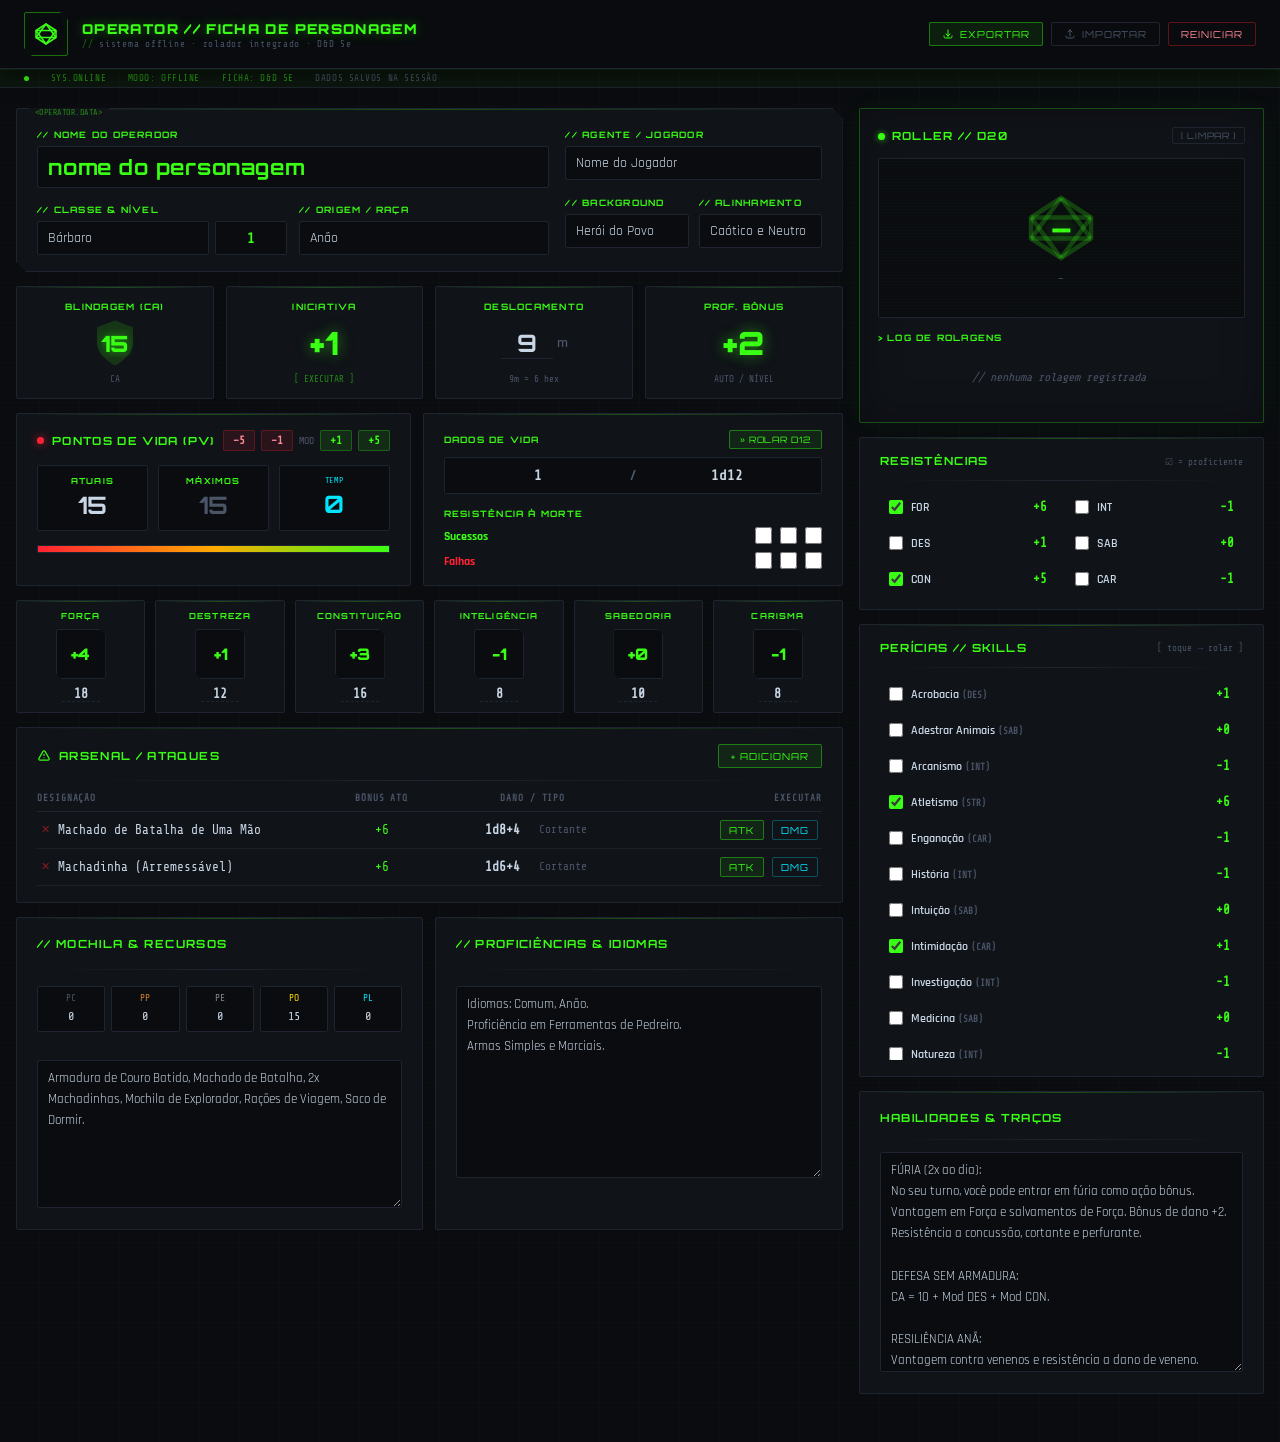
<file: ficha_rpg_vanilla_neon.html>
<!DOCTYPE html>
<html lang="pt-BR">
<head>
    <meta charset="UTF-8">
    <meta name="viewport" content="width=device-width, initial-scale=1.0">
    <title>Ficha RPG Moderno — Personagem</title>
    <link rel="preconnect" href="https://fonts.googleapis.com">
    <link href="https://fonts.googleapis.com/css2?family=Share+Tech+Mono&family=Rajdhani:wght@400;600;700&family=Orbitron:wght@700;900&display=swap" rel="stylesheet">

    <style>
    /* ================================================================
       DESIGN SYSTEM — RPG MODERNO / CYBERPUNK
       Paleta: fundo escuro grafite, acento verde-neon (#39ff14),
       vermelho sangue, cinza frio. Tipografia techno-angular.
       ================================================================ */
    :root {
        --bg:        #0a0c0f;
        --panel:     #101318;
        --panel2:    #141820;
        --border:    #1e2530;
        --accent:    #39ff14;
        --accent2:   #00e5ff;
        --text:      #c8d6e5;
        --muted:     #4a5568;
        --danger:    #ff2233;
        --success:   #39ff14;
        --warn:      #ffaa00;
        --font-ui:   'Rajdhani', 'Segoe UI', sans-serif;
        --font-mono: 'Share Tech Mono', monospace;
        --font-hud:  'Orbitron', 'Arial', sans-serif;
        --radius:    2px;
        --radius-md: 4px;
    }

    *, *::before, *::after { box-sizing: border-box; margin: 0; padding: 0; }

    ::-webkit-scrollbar              { width: 4px; height: 4px; }
    ::-webkit-scrollbar-track        { background: var(--bg); }
    ::-webkit-scrollbar-thumb        { background: var(--border); border-radius: 2px; }
    ::-webkit-scrollbar-thumb:hover  { background: var(--accent); }

    input[type="number"]::-webkit-inner-spin-button,
    input[type="number"]::-webkit-outer-spin-button { -webkit-appearance: none; }
    input[type="number"] { -moz-appearance: textfield; }

    body {
        background: var(--bg);
        color: var(--text);
        font-family: var(--font-ui);
        font-size: 15px;
        min-height: 100vh;
        padding-bottom: 48px;
        background-image:
            repeating-linear-gradient(0deg, transparent, transparent 39px, rgba(57,255,20,0.018) 39px, rgba(57,255,20,0.018) 40px),
            repeating-linear-gradient(90deg, transparent, transparent 39px, rgba(57,255,20,0.018) 39px, rgba(57,255,20,0.018) 40px);
    }

    /* ── TIPOGRAFIA ── */
    .hud-label {
        font-family: var(--font-hud);
        font-size: 0.55rem;
        font-weight: 700;
        letter-spacing: .14em;
        text-transform: uppercase;
        color: var(--accent);
    }
    .mono { font-family: var(--font-mono); }
    .heading {
        font-family: var(--font-hud);
        font-size: 0.7rem;
        font-weight: 700;
        letter-spacing: .12em;
        text-transform: uppercase;
        color: var(--accent);
    }

    /* ── PAINÉIS ── */
    .panel {
        background: var(--panel);
        border: 1px solid var(--border);
        border-radius: var(--radius);
        position: relative;
    }
    .panel::before {
        content: '';
        position: absolute;
        top: 0; left: 0; right: 0;
        height: 1px;
        background: linear-gradient(90deg, transparent, var(--accent), transparent);
        opacity: .25;
    }
    .panel-accent {
        border-color: rgba(57,255,20,.3);
        box-shadow: 0 0 18px rgba(57,255,20,.06), inset 0 0 30px rgba(57,255,20,.015);
    }
    .panel:hover { border-color: rgba(57,255,20,.22); }

    /* Clip-corner decoration */
    .clip-corner {
        clip-path: polygon(0 0, calc(100% - 10px) 0, 100% 10px, 100% 100%, 10px 100%, 0 calc(100% - 10px));
    }

    /* ── INPUTS ── */
    .field {
        background: var(--bg);
        border: 1px solid var(--border);
        border-radius: var(--radius);
        color: var(--text);
        font-family: var(--font-ui);
        font-size: .875rem;
        padding: 7px 10px;
        width: 100%;
        transition: border-color .15s, box-shadow .15s;
    }
    .field:focus {
        outline: none;
        border-color: rgba(57,255,20,.55);
        box-shadow: 0 0 0 1px rgba(57,255,20,.15), 0 0 8px rgba(57,255,20,.1);
    }
    .field-name {
        font-family: var(--font-hud);
        font-size: 1.3rem;
        font-weight: 700;
        color: var(--accent);
        letter-spacing: .04em;
    }
    .field-trans {
        background: transparent;
        border: 0;
        border-bottom: 1px solid var(--border);
        color: var(--text);
        font-family: var(--font-mono);
        font-size: .875rem;
        outline: none;
        transition: border-color .15s;
    }
    .field-trans:focus { border-color: var(--accent); }

    textarea.field {
        resize: vertical;
        font-size: .8rem;
        line-height: 1.65;
    }

    /* ── SEPARADOR ── */
    .sep {
        height: 1px;
        background: linear-gradient(90deg, transparent, var(--border), transparent);
        margin: 0;
    }

    /* ── BOTÕES ── */
    button { cursor: pointer; font-family: var(--font-ui); }

    .btn {
        background: transparent;
        border: 1px solid var(--border);
        color: var(--muted);
        font-family: var(--font-hud);
        font-size: .6rem;
        letter-spacing: .1em;
        text-transform: uppercase;
        padding: 5px 12px;
        border-radius: var(--radius);
        transition: border-color .15s, color .15s, box-shadow .15s;
    }
    .btn:hover {
        border-color: var(--accent);
        color: var(--accent);
        box-shadow: 0 0 8px rgba(57,255,20,.15);
    }
    .btn-primary {
        background: rgba(57,255,20,.08);
        border-color: rgba(57,255,20,.4);
        color: var(--accent);
    }
    .btn-primary:hover {
        background: rgba(57,255,20,.18);
        box-shadow: 0 0 14px rgba(57,255,20,.25);
    }
    .btn-danger-sm {
        background: transparent; border: none;
        color: var(--danger); font-size: .7rem;
        opacity: .5; padding: 0; transition: opacity .15s;
    }
    .btn-danger-sm:hover { opacity: 1; }
    .btn-hp-sub {
        background: rgba(255,34,51,.1);
        border: 1px solid rgba(255,34,51,.25);
        color: #ff8899;
        font-family: var(--font-mono);
        font-size: .7rem; font-weight: 700;
        padding: 3px 9px; border-radius: var(--radius);
        transition: background .15s;
    }
    .btn-hp-sub:hover { background: rgba(255,34,51,.28); }
    .btn-hp-add {
        background: rgba(57,255,20,.1);
        border: 1px solid rgba(57,255,20,.25);
        color: var(--success);
        font-family: var(--font-mono);
        font-size: .7rem; font-weight: 700;
        padding: 3px 9px; border-radius: var(--radius);
        transition: background .15s;
    }
    .btn-hp-add:hover { background: rgba(57,255,20,.25); }

    /* ── LAYOUT ── */
    .wrap {
        max-width: 1280px;
        margin: 0 auto;
        padding: 0 16px;
    }

    .grid-12 {
        display: grid;
        grid-template-columns: repeat(12, 1fr);
        gap: 16px;
    }
    @media (max-width: 1023px) { .grid-12 { grid-template-columns: 1fr; } }

    .col-8 { grid-column: span 8; }
    .col-4 { grid-column: span 4; }
    @media (max-width: 1023px) { .col-8, .col-4 { grid-column: span 1; } }

    .col-left  { display: flex; flex-direction: column; gap: 14px; }
    .col-right { display: flex; flex-direction: column; gap: 14px; }

    .grid-2 { display: grid; grid-template-columns: 1fr 1fr; gap: 12px; }
    .grid-4 { display: grid; grid-template-columns: repeat(4, 1fr); gap: 12px; }
    @media (max-width: 640px) { .grid-4 { grid-template-columns: 1fr 1fr; } }

    .grid-3-md {
        display: grid;
        grid-template-columns: 1fr;
        gap: 12px;
    }
    @media (min-width: 768px) { .grid-3-md { grid-template-columns: 2fr 1fr; } }

    .grid-hp {
        display: grid;
        grid-template-columns: 1fr;
        gap: 12px;
    }
    @media (min-width: 768px) { .grid-hp { grid-template-columns: 8fr 4fr; } }

    .grid-inv {
        display: grid; grid-template-columns: 1fr;
        gap: 12px;
    }
    @media (min-width: 768px) { .grid-inv { grid-template-columns: 1fr 1fr; } }

    .flex { display: flex; }
    .flex-col { flex-direction: column; }
    .items-center { align-items: center; }
    .justify-between { justify-content: space-between; }
    .justify-end { justify-content: flex-end; }
    .justify-center { justify-content: center; }
    .gap-1 { gap: 4px; }
    .gap-2 { gap: 8px; }
    .gap-3 { gap: 12px; }
    .gap-4 { gap: 16px; }
    .w-full { width: 100%; }
    .text-center { text-align: center; }
    .text-right { text-align: right; }
    .hidden { display: none !important; }
    .space-y-2 > * + * { margin-top: 8px; }
    .space-y-3 > * + * { margin-top: 12px; }
    .space-y-4 > * + * { margin-top: 16px; }

    /* ── HEADER ── */
    .header {
        position: sticky; top: 0; z-index: 40;
        background: rgba(10,12,15,.96);
        border-bottom: 1px solid var(--border);
        box-shadow: 0 1px 0 rgba(57,255,20,.08), 0 4px 20px rgba(0,0,0,.6);
        backdrop-filter: blur(8px);
        padding: 12px 24px;
    }
    .header-inner {
        max-width: 1280px; margin: 0 auto;
        display: flex; flex-wrap: wrap;
        justify-content: space-between; align-items: center;
        gap: 10px;
    }
    .header-brand { display: flex; align-items: center; gap: 14px; }
    .logo-box {
        width: 44px; height: 44px;
        border: 1px solid rgba(57,255,20,.4);
        border-radius: var(--radius);
        display: flex; align-items: center; justify-content: center;
        box-shadow: 0 0 12px rgba(57,255,20,.15), inset 0 0 10px rgba(57,255,20,.05);
        flex-shrink: 0;
        position: relative;
        clip-path: polygon(0 0, calc(100% - 8px) 0, 100% 8px, 100% 100%, 8px 100%, 0 calc(100% - 8px));
    }
    .logo-box svg { color: var(--accent); width: 24px; height: 24px; }
    .header-title {
        font-family: var(--font-hud);
        font-size: .85rem; font-weight: 900;
        color: var(--accent);
        letter-spacing: .1em;
        text-shadow: 0 0 12px rgba(57,255,20,.4);
    }
    .header-sub {
        font-family: var(--font-mono);
        font-size: .58rem;
        color: var(--muted);
        margin-top: 2px;
        letter-spacing: .08em;
    }
    .header-sub::before { content: '// '; color: rgba(57,255,20,.4); }
    .header-actions { display: flex; flex-wrap: wrap; gap: 8px; align-items: center; }

    /* ── STATUS BAR (scan line effect) ── */
    .status-bar {
        background: rgba(57,255,20,.04);
        border-bottom: 1px solid var(--border);
        padding: 4px 24px;
        font-family: var(--font-mono);
        font-size: .58rem;
        color: var(--muted);
        letter-spacing: .06em;
    }
    .status-bar span { color: rgba(57,255,20,.6); margin-right: 16px; }
    .status-dot {
        display: inline-block; width: 5px; height: 5px;
        border-radius: 50%; background: var(--accent);
        animation: blink 1.4s infinite;
        margin-right: 5px; vertical-align: middle;
    }
    @keyframes blink { 0%,100%{opacity:1} 50%{opacity:.2} }

    /* ── CARD SECTION ── */
    .card { padding: 16px 20px; }
    .card-sm { padding: 12px 16px; }

    /* ── CHAR INFO BLOCK ── */
    .char-grid {
        display: grid; grid-template-columns: 1fr; gap: 16px;
    }
    @media (min-width: 768px) { .char-grid { grid-template-columns: 2fr 1fr; } }

    .char-meta { display: grid; grid-template-columns: 1fr 1fr; gap: 10px; }
    .char-meta .span-2 { grid-column: span 2; }

    .class-row { display: flex; gap: 6px; }
    .class-row .field:first-child { flex: 3; }
    .class-row .field:last-child  { flex: 1; text-align: center; font-family: var(--font-mono); font-weight: 700; color: var(--accent); }

    /* Tag-style corners for the character name block */
    .block-tag {
        position: absolute; top: -1px; left: 12px;
        font-family: var(--font-mono);
        font-size: .52rem; color: rgba(57,255,20,.5);
        background: var(--panel); padding: 0 6px;
        letter-spacing: .06em;
    }

    /* ── COMBAT TILES ── */
    .combat-tile {
        padding: 14px 10px;
        text-align: center;
        display: flex; flex-direction: column;
        align-items: center; justify-content: space-between;
        cursor: default;
        transition: border-color .15s, box-shadow .15s;
    }
    .combat-tile:hover { border-color: rgba(57,255,20,.3); }
    .combat-tile .big-val {
        font-family: var(--font-hud);
        font-size: 2rem; font-weight: 900;
        color: var(--accent);
        text-shadow: 0 0 14px rgba(57,255,20,.5);
        line-height: 1; margin: 8px 0;
    }
    .tile-clickable { cursor: pointer; }
    .tile-clickable:hover .big-val { text-shadow: 0 0 22px rgba(57,255,20,.8); }
    .tile-foot { font-family: var(--font-mono); font-size: .58rem; color: var(--muted); }
    .tile-cta  { font-family: var(--font-mono); font-size: .55rem; color: rgba(57,255,20,.6); letter-spacing: .08em; }

    .ac-wrap { position: relative; display: flex; align-items: center; justify-content: center; margin: 4px 0; }
    .ac-wrap svg { width: 54px; height: 54px; opacity: .15; color: var(--accent); }
    .ac-wrap input {
        position: absolute; text-align: center;
        font-family: var(--font-hud); font-size: 1.4rem; font-weight: 900;
        background: transparent; border: none; width: 50px; height: 50px;
        color: var(--accent); outline: none;
        text-shadow: 0 0 10px rgba(57,255,20,.5);
    }

    .speed-val { display: flex; align-items: center; justify-content: center; gap: 4px; margin: 8px 0; }
    .speed-val input {
        font-family: var(--font-hud); font-size: 1.5rem; font-weight: 700;
        text-align: center; background: transparent;
        border: 0; border-bottom: 1px solid var(--border);
        color: var(--text); width: 52px; outline: none;
        transition: border-color .15s;
    }
    .speed-val input:focus { border-color: var(--accent); }
    .speed-val span { color: var(--muted); font-size: .85rem; font-weight: 600; }

    /* ── HP SECTION ── */
    .hp-card { padding: 16px 20px; display: flex; flex-direction: column; gap: 14px; }
    .hp-header { display: flex; justify-content: space-between; align-items: center; }
    .hp-dot {
        width: 7px; height: 7px; border-radius: 50%;
        background: var(--danger); box-shadow: 0 0 8px rgba(255,34,51,.8);
        display: inline-block; margin-right: 8px;
        animation: pulse-red 2s infinite;
    }
    @keyframes pulse-red {
        0%,100% { box-shadow: 0 0 4px rgba(255,34,51,.6); }
        50%      { box-shadow: 0 0 12px rgba(255,34,51,1); }
    }
    .hp-mods { display: flex; align-items: center; gap: 6px; }
    .hp-mods .label { font-family: var(--font-mono); font-size: .62rem; color: var(--muted); }

    .hp-inputs { display: grid; grid-template-columns: 1fr 1fr 1fr; gap: 10px; }
    .hp-box {
        background: var(--bg); border: 1px solid var(--border);
        border-radius: var(--radius); padding: 10px 6px; text-align: center;
        transition: border-color .15s;
    }
    .hp-box:focus-within { border-color: rgba(57,255,20,.4); }
    .hp-box label { font-size: .6rem; display: block; margin-bottom: 4px; }
    .hp-box input {
        width: 100%; text-align: center;
        font-family: var(--font-hud); font-size: 1.5rem; font-weight: 700;
        background: transparent; border: 0; outline: none; color: var(--text);
    }
    .hp-box.temp label { color: var(--accent2); }
    .hp-box.temp input { color: var(--accent2); }
    .hp-box.max  input { color: var(--muted); }

    .hp-bar-track {
        height: 8px; border-radius: 0;
        background: rgba(255,255,255,.04);
        border: 1px solid var(--border);
        overflow: hidden; position: relative;
    }
    #hp-bar {
        height: 100%;
        background: linear-gradient(90deg, var(--danger) 0%, var(--warn) 50%, var(--accent) 100%);
        box-shadow: 0 0 6px rgba(57,255,20,.3);
        transition: width .4s cubic-bezier(.4,0,.2,1);
    }

    /* ── HIT DICE CARD ── */
    .dice-card { padding: 16px 20px; display: flex; flex-direction: column; gap: 14px; }
    .hitdice-row {
        background: var(--bg); border: 1px solid var(--border);
        border-radius: var(--radius); padding: 8px 10px;
        display: flex; align-items: center; gap: 8px;
    }
    .hitdice-row input {
        flex: 1; text-align: center;
        font-family: var(--font-mono); font-size: .875rem; font-weight: 700;
        background: transparent; border: 0; outline: none; color: var(--text);
    }
    .hitdice-row .sep-val { color: var(--muted); font-weight: 700; }

    .death-saves { display: flex; flex-direction: column; gap: 8px; }
    .ds-row { display: flex; justify-content: space-between; align-items: center; }
    .ds-checks { display: flex; gap: 8px; }
    .ds-success { width: 17px; height: 17px; accent-color: var(--success); cursor: pointer; }
    .ds-fail    { width: 17px; height: 17px; accent-color: var(--danger);  cursor: pointer; }

    /* ── ATTRS ── */
    .attr-grid {
        display: grid; grid-template-columns: repeat(3, 1fr); gap: 10px;
    }
    @media (min-width: 640px) { .attr-grid { grid-template-columns: repeat(6, 1fr); } }

    .attr-tile {
        padding: 10px 8px;
        display: flex; flex-direction: column;
        align-items: center; gap: 8px;
        transition: border-color .15s, box-shadow .15s;
    }
    .attr-tile:hover { border-color: rgba(57,255,20,.3); box-shadow: 0 0 12px rgba(57,255,20,.05); }

    .attr-btn {
        width: 50px; height: 50px;
        border-radius: var(--radius);
        background: var(--bg);
        border: 1px solid var(--border);
        display: flex; align-items: center; justify-content: center;
        cursor: pointer;
        clip-path: polygon(0 0, calc(100% - 6px) 0, 100% 6px, 100% 100%, 6px 100%, 0 calc(100% - 6px));
        transition: border-color .15s, box-shadow .15s;
    }
    .attr-btn:hover {
        border-color: var(--accent);
        box-shadow: 0 0 12px rgba(57,255,20,.25);
    }
    .attr-btn span {
        font-family: var(--font-hud); font-size: 1rem; font-weight: 900;
        color: var(--accent);
    }
    .attr-val {
        width: 38px; text-align: center;
        font-family: var(--font-mono); font-size: .8rem; font-weight: 700;
        background: transparent; border: 0;
        border-bottom: 1px dashed var(--border);
        color: var(--text); outline: none;
        transition: border-color .15s;
    }
    .attr-val:focus { border-color: rgba(57,255,20,.5); }

    /* ── WEAPONS ── */
    .weapons-header { display: flex; justify-content: space-between; align-items: center; margin-bottom: 12px; }
    .weapons-table { width: 100%; border-collapse: collapse; font-size: .8rem; }
    .weapons-table th {
        padding-bottom: 8px; text-align: left;
        font-family: var(--font-mono);
        font-size: .58rem; font-weight: 700;
        letter-spacing: .1em; text-transform: uppercase;
        color: var(--muted); border-bottom: 1px solid var(--border);
    }
    .weapon-row td { padding: 8px 4px; border-bottom: 1px solid rgba(30,37,48,.8); }
    .weapon-row:hover td { background: rgba(57,255,20,.025); }
    .weapon-input {
        background: transparent; border: 0;
        border-bottom: 1px solid transparent;
        color: var(--text); outline: none;
        font-family: var(--font-mono); font-size: .8rem;
        transition: border-color .12s;
    }
    .weapon-input:hover { border-color: var(--border); }
    .weapon-input:focus { border-color: var(--accent); }
    .overflow-x { overflow-x: auto; }

    /* ── COINS ── */
    .coin-grid { display: grid; grid-template-columns: repeat(5, 1fr); gap: 6px; margin-bottom: 12px; }
    .coin-chip {
        background: var(--bg); border: 1px solid var(--border);
        border-radius: var(--radius); text-align: center; padding: 6px 4px;
        transition: border-color .15s;
    }
    .coin-chip:hover { border-color: rgba(57,255,20,.25); }
    .coin-chip label { font-family: var(--font-mono); font-size: .6rem; display: block; margin-bottom: 3px; }
    .coin-chip input {
        width: 100%; text-align: center;
        font-family: var(--font-mono); font-size: .75rem;
        background: transparent; border: 0; outline: none; color: var(--text);
    }

    /* ── SKILLS / SAVES ── */
    .skill-row {
        display: flex; align-items: center; justify-content: space-between;
        padding: 5px 8px; border-radius: var(--radius);
        border: 1px solid transparent;
        transition: background .12s, border-color .12s;
    }
    .skill-row:hover { background: rgba(57,255,20,.03); border-color: rgba(57,255,20,.12); }
    .skill-row-left { display: flex; align-items: center; gap: 8px; }
    .skill-check { width: 14px; height: 14px; accent-color: var(--accent); cursor: pointer; }
    .skill-btn {
        background: none; border: none;
        font-family: var(--font-ui); font-size: .78rem; font-weight: 600;
        color: var(--text); cursor: pointer; text-align: left;
        transition: color .12s; padding: 0;
    }
    .skill-btn:hover { color: var(--accent); }
    .skill-attr { font-family: var(--font-mono); font-size: .58rem; color: var(--muted); margin-left: 3px; }
    .skill-val {
        font-family: var(--font-mono); font-weight: 700;
        color: var(--accent); font-size: .78rem;
    }

    .save-grid { display: grid; grid-template-columns: 1fr 1fr; gap: 10px; }

    /* ── DICE ROLLER ── */
    .roller-card {
        background: var(--panel);
        border: 1px solid rgba(57,255,20,.25);
        border-radius: var(--radius);
        box-shadow: 0 0 30px rgba(57,255,20,.04), inset 0 0 40px rgba(0,0,0,.3);
        padding: 18px;
    }
    .roller-card::before {
        background: linear-gradient(90deg, transparent, rgba(57,255,20,.3), transparent);
        opacity: .5;
    }

    .dice-display {
        background: var(--bg);
        border: 1px solid var(--border);
        border-radius: var(--radius);
        display: flex; flex-direction: column;
        align-items: center; justify-content: center;
        min-height: 160px; padding: 20px; gap: 10px;
        position: relative; overflow: hidden;
    }
    .dice-display::after {
        content: '';
        position: absolute; inset: 0;
        background: repeating-linear-gradient(0deg, transparent, transparent 2px, rgba(57,255,20,.012) 2px, rgba(57,255,20,.012) 3px);
        pointer-events: none;
    }

    .dice-graphic-wrap { position: relative; width: 72px; height: 72px; }
    #dice-graphic {
        width: 72px; height: 72px;
        display: flex; align-items: center; justify-content: center;
        position: relative;
    }
    #dice-graphic svg {
        position: absolute; inset: 0; width: 100%; height: 100%;
        color: rgba(57,255,20,.22); stroke: rgba(57,255,20,.22);
    }
    #dice-result-val {
        font-family: var(--font-hud); font-size: 1.6rem; font-weight: 900;
        color: var(--accent); position: relative; z-index: 1;
        text-shadow: 0 0 16px rgba(57,255,20,.8);
    }
    @keyframes dice-spin {
        0%   { transform: rotate(0deg)   scale(.8); opacity: .5; }
        50%  { transform: rotate(180deg) scale(1.2); opacity: 1; }
        100% { transform: rotate(360deg) scale(1);   opacity: 1; }
    }
    .rolling-dice { animation: dice-spin .6s cubic-bezier(.175,.885,.32,1.275) forwards; }

    #dice-label {
        font-family: var(--font-mono); font-size: .6rem; color: var(--muted);
        letter-spacing: .1em; text-transform: uppercase;
    }
    #dice-roll-total {
        font-family: var(--font-hud); font-size: 1.5rem; font-weight: 900;
        color: var(--accent); text-shadow: 0 0 14px rgba(57,255,20,.6);
    }
    #dice-formula { font-family: var(--font-mono); font-size: .65rem; color: var(--muted); font-style: italic; }

    /* scan line on crit */
    .crit-flash { animation: crit-scan .4s ease-out; }
    @keyframes crit-scan {
        0%   { box-shadow: 0 0 0 rgba(57,255,20,0); }
        40%  { box-shadow: 0 0 40px rgba(57,255,20,.4), inset 0 0 30px rgba(57,255,20,.1); }
        100% { box-shadow: 0 0 8px rgba(57,255,20,.05); }
    }

    .roll-log { max-height: 170px; overflow-y: auto; display: flex; flex-direction: column; gap: 5px; padding-right: 4px; }
    .log-entry {
        background: var(--bg); border: 1px solid var(--border);
        border-radius: var(--radius); padding: 6px 8px;
        animation: fade-in .15s ease-out;
    }
    @keyframes fade-in { from { opacity: 0; transform: translateY(-4px); } to { opacity: 1; transform: none; } }
    .log-entry-head { display: flex; justify-content: space-between; font-family: var(--font-mono); font-size: .58rem; }
    .log-entry-body { display: flex; justify-content: space-between; align-items: flex-end; margin-top: 3px; }
    .log-formula { font-family: var(--font-mono); font-size: .62rem; color: var(--muted); font-style: italic; }
    .log-total { font-family: var(--font-hud); font-weight: 900; font-size: .9rem; }
    .log-empty { font-family: var(--font-mono); font-size: .72rem; color: var(--muted); text-align: center; padding: 20px; font-style: italic; }

    /* ── PULSE DOT ── */
    .pulse-dot {
        width: 7px; height: 7px; border-radius: 50%;
        background: var(--accent); display: inline-block;
        animation: pulse-green 2s infinite; margin-right: 7px;
        box-shadow: 0 0 6px rgba(57,255,20,.7);
    }
    @keyframes pulse-green {
        0%,100% { opacity:1; transform: scale(1); }
        50%      { opacity:.5; transform: scale(.8); }
    }

    /* ── TOAST ── */
    #dice-toast {
        position: fixed; bottom: 20px; right: 20px; z-index: 50;
        background: var(--panel);
        border: 1px solid rgba(57,255,20,.35);
        border-radius: var(--radius);
        box-shadow: 0 0 30px rgba(57,255,20,.1), 0 10px 40px rgba(0,0,0,.7);
        padding: 14px 16px;
        max-width: 260px;
        transform: translateY(80px);
        opacity: 0;
        transition: transform .3s, opacity .3s;
        clip-path: polygon(0 0, calc(100% - 12px) 0, 100% 12px, 100% 100%, 12px 100%, 0 calc(100% - 12px));
    }
    #dice-toast.visible { transform: translateY(0); opacity: 1; }
    .toast-inner { display: flex; align-items: center; gap: 12px; }
    #toast-dice-result {
        width: 44px; height: 44px;
        border-radius: var(--radius);
        display: flex; align-items: center; justify-content: center;
        font-family: var(--font-hud); font-weight: 900; font-size: 1.15rem;
        flex-shrink: 0;
        background: rgba(57,255,20,.1);
        border: 1px solid rgba(57,255,20,.4);
        color: var(--accent);
        text-shadow: 0 0 10px rgba(57,255,20,.6);
        clip-path: polygon(0 0, calc(100% - 6px) 0, 100% 6px, 100% 100%, 6px 100%, 0 calc(100% - 6px));
    }
    #toast-dice-title  { font-family: var(--font-mono); font-size: .58rem; color: var(--muted); letter-spacing: .08em; text-transform: uppercase; }
    #toast-dice-total  { font-family: var(--font-hud); font-weight: 900; font-size: .95rem; color: var(--accent); margin-top: 2px; text-shadow: 0 0 8px rgba(57,255,20,.5); }
    #toast-dice-formula{ font-family: var(--font-mono); font-size: .6rem; color: var(--muted); font-style: italic; }

    /* ── PRINT ── */
    @media print {
        .header, .status-bar, #dice-toast, .roller-card { display: none !important; }
        body { background: white; color: #111; }
        .panel { background: white; border: 1px solid #ccc; }
    }
    </style>
</head>
<body>

<!-- ══ HEADER ═══════════════════════════════════════════════════════ -->
<header class="header">
    <div class="header-inner">
        <div class="header-brand">
            <div class="logo-box">
                <svg viewBox="0 0 24 24" fill="none" stroke="currentColor" stroke-width="1.5">
                    <polygon points="12 2 22 8.5 22 15.5 12 22 2 15.5 2 8.5"/>
                    <line x1="2"  y1="8.5"  x2="22" y2="8.5"/>
                    <line x1="2"  y1="15.5" x2="22" y2="15.5"/>
                    <line x1="12" y1="2"    x2="2"  y2="15.5"/>
                    <line x1="12" y1="2"    x2="22" y2="15.5"/>
                    <line x1="12" y1="22"   x2="2"  y2="8.5"/>
                    <line x1="12" y1="22"   x2="22" y2="8.5"/>
                </svg>
            </div>
            <div>
                <div class="header-title">OPERATOR // FICHA DE PERSONAGEM</div>
                <div class="header-sub">sistema offline · rolador integrado · D&amp;D 5e</div>
            </div>
        </div>
        <div class="header-actions">
            <button onclick="exportSheet()" class="btn btn-primary" style="display:inline-flex;align-items:center;gap:6px;">
                <svg width="12" height="12" fill="none" viewBox="0 0 24 24" stroke="currentColor" stroke-width="2"><path stroke-linecap="round" stroke-linejoin="round" d="M4 16v1a3 3 0 003 3h10a3 3 0 003-3v-1m-4-4l-4 4m0 0l-4-4m4 4V4"/></svg>
                Exportar
            </button>
            <button onclick="document.getElementById('importFile').click()" class="btn" style="display:inline-flex;align-items:center;gap:6px;">
                <svg width="12" height="12" fill="none" viewBox="0 0 24 24" stroke="currentColor" stroke-width="2"><path stroke-linecap="round" stroke-linejoin="round" d="M4 16v1a3 3 0 003 3h10a3 3 0 003-3v-1m-4-8l-4-4m0 0L8 8m4-4v12"/></svg>
                Importar
            </button>
            <input type="file" id="importFile" style="display:none" accept=".json" onchange="importSheet(event)">
            <button onclick="resetToDefault()" class="btn" style="border-color:rgba(255,34,51,.35);color:#ff8899;">Reiniciar</button>
        </div>
    </div>
</header>
<div class="status-bar">
    <span class="status-dot"></span>
    <span>SYS.ONLINE</span>
    <span>MODO: OFFLINE</span>
    <span>FICHA: D&amp;D 5E</span>
    DADOS SALVOS NA SESSÃO
</div>

<!-- ══ MAIN ══════════════════════════════════════════════════════════ -->
<main class="wrap" style="margin-top:20px;">
<div class="grid-12">

    <!-- ─── COLUNA ESQUERDA ────────────────────────────────────────── -->
    <div class="col-8 col-left">

        <!-- BLOCO 1: PERSONAGEM -->
        <section class="panel clip-corner card" style="position:relative;padding-top:20px;">
            <span class="block-tag">&lt;OPERATOR.DATA&gt;</span>
            <div class="char-grid">
                <div class="space-y-4">
                    <div>
                        <label class="hud-label" style="display:block;margin-bottom:6px;">// Nome do Operador</label>
                        <input type="text" id="char-name" onchange="updateData('name', this.value)"
                               class="field field-name w-full" autocomplete="off">
                    </div>
                    <div class="grid-2">
                        <div>
                            <label class="hud-label" style="display:block;margin-bottom:6px;">// Classe &amp; Nível</label>
                            <div class="class-row">
                                <input type="text" id="char-class" onchange="updateData('class', this.value)" class="field" autocomplete="off">
                                <input type="number" id="char-level" onchange="updateLevel(this.value)" min="1" max="20" class="field" autocomplete="off">
                            </div>
                        </div>
                        <div>
                            <label class="hud-label" style="display:block;margin-bottom:6px;">// Origem / Raça</label>
                            <input type="text" id="char-race" onchange="updateData('race', this.value)" class="field w-full" autocomplete="off">
                        </div>
                    </div>
                </div>
                <div class="char-meta">
                    <div class="span-2">
                        <label class="hud-label" style="display:block;margin-bottom:6px;">// Agente / Jogador</label>
                        <input type="text" id="char-player" onchange="updateData('player', this.value)" class="field w-full" autocomplete="off">
                    </div>
                    <div>
                        <label class="hud-label" style="display:block;margin-bottom:6px;">// Background</label>
                        <input type="text" id="char-background" onchange="updateData('background', this.value)" class="field w-full" autocomplete="off">
                    </div>
                    <div>
                        <label class="hud-label" style="display:block;margin-bottom:6px;">// Alinhamento</label>
                        <input type="text" id="char-alignment" onchange="updateData('alignment', this.value)" class="field w-full" autocomplete="off">
                    </div>
                </div>
            </div>
        </section>

        <!-- BLOCO 2: COMBAT STATS -->
        <section class="grid-4">

            <!-- CA -->
            <div class="panel combat-tile">
                <span class="hud-label">Blindagem (CA)</span>
                <div class="ac-wrap">
                    <svg fill="currentColor" viewBox="0 0 24 24"><path d="M12 22s8-4 8-10V5l-8-3-8 3v7c0 6 8 10 8 10z"/></svg>
                    <input type="number" id="combat-ac" onchange="updateData('ac', this.value)">
                </div>
                <span class="tile-foot">CA</span>
            </div>

            <!-- INIT -->
            <div class="panel combat-tile tile-clickable" onclick="rollInitiative()" title="Rolar Iniciativa">
                <span class="hud-label">Iniciativa</span>
                <span id="combat-init" class="big-val">+1</span>
                <span class="tile-foot" style="color:rgba(57,255,20,.5);">[ EXECUTAR ]</span>
            </div>

            <!-- SPEED -->
            <div class="panel combat-tile">
                <span class="hud-label">Deslocamento</span>
                <div class="speed-val">
                    <input type="text" id="combat-speed" onchange="updateData('speed', this.value)">
                    <span>m</span>
                </div>
                <span class="tile-foot">9m = 6 hex</span>
            </div>

            <!-- PROF BONUS -->
            <div class="panel combat-tile">
                <span class="hud-label">Prof. Bônus</span>
                <span id="prof-bonus" class="big-val">+2</span>
                <span class="tile-foot">AUTO / NÍVEL</span>
            </div>

        </section>

        <!-- BLOCO 3: HP -->
        <div class="grid-hp">
            <div class="panel hp-card">
                <div class="hp-header">
                    <span class="heading" style="display:flex;align-items:center;">
                        <span class="hp-dot"></span> PONTOS DE VIDA (PV)
                    </span>
                    <div class="hp-mods">
                        <button onclick="modifyHP(-5)" class="btn-hp-sub">−5</button>
                        <button onclick="modifyHP(-1)" class="btn-hp-sub">−1</button>
                        <span class="label">MOD</span>
                        <button onclick="modifyHP(1)"  class="btn-hp-add">+1</button>
                        <button onclick="modifyHP(5)"  class="btn-hp-add">+5</button>
                    </div>
                </div>
                <div class="hp-inputs">
                    <div class="hp-box">
                        <label class="hud-label" style="font-size:.52rem;">ATUAIS</label>
                        <input type="number" id="hp-current" onchange="updateHP()">
                    </div>
                    <div class="hp-box max">
                        <label class="hud-label" style="font-size:.52rem;">MÁXIMOS</label>
                        <input type="number" id="hp-max" onchange="updateHP()">
                    </div>
                    <div class="hp-box temp">
                        <label style="font-size:.52rem;font-family:var(--font-mono);text-transform:uppercase;letter-spacing:.1em;">TEMP</label>
                        <input type="number" id="hp-temp" onchange="updateHP()" placeholder="0">
                    </div>
                </div>
                <div class="hp-bar-track"><div id="hp-bar"></div></div>
            </div>

            <div class="panel dice-card">
                <div>
                    <div class="flex justify-between items-center" style="margin-bottom:8px;">
                        <span class="hud-label">Dados de Vida</span>
                        <button onclick="rollHitDice()" class="btn btn-primary" style="padding:3px 10px;font-size:.55rem;">» Rolar d12</button>
                    </div>
                    <div class="hitdice-row">
                        <input type="text" id="combat-hitdice-current" onchange="updateData('hitDiceCurrent', this.value)" placeholder="Atuais">
                        <span class="sep-val">/</span>
                        <input type="text" id="combat-hitdice-total"   onchange="updateData('hitDiceTotal', this.value)"   placeholder="Total">
                    </div>
                </div>
                <div>
                    <span class="hud-label" style="display:block;margin-bottom:8px;">Resistência à Morte</span>
                    <div class="death-saves">
                        <div class="ds-row">
                            <span style="font-size:.78rem;font-weight:700;color:var(--success);">Sucessos</span>
                            <div class="ds-checks">
                                <input type="checkbox" id="death-success-1" onchange="updateDeathSaves()" class="ds-success">
                                <input type="checkbox" id="death-success-2" onchange="updateDeathSaves()" class="ds-success">
                                <input type="checkbox" id="death-success-3" onchange="updateDeathSaves()" class="ds-success">
                            </div>
                        </div>
                        <div class="ds-row">
                            <span style="font-size:.78rem;font-weight:700;color:var(--danger);">Falhas</span>
                            <div class="ds-checks">
                                <input type="checkbox" id="death-fail-1" onchange="updateDeathSaves()" class="ds-fail">
                                <input type="checkbox" id="death-fail-2" onchange="updateDeathSaves()" class="ds-fail">
                                <input type="checkbox" id="death-fail-3" onchange="updateDeathSaves()" class="ds-fail">
                            </div>
                        </div>
                    </div>
                </div>
            </div>
        </div>

        <!-- BLOCO 4: ATRIBUTOS -->
        <section class="attr-grid">
            <div class="panel attr-tile">
                <span class="hud-label" style="font-size:.52rem;">FORÇA</span>
                <button onclick="rollStat('Força','str')" class="attr-btn"><span id="mod-str">+4</span></button>
                <input type="number" id="val-str" onchange="calcModifier('str')" class="attr-val">
            </div>
            <div class="panel attr-tile">
                <span class="hud-label" style="font-size:.52rem;">DESTREZA</span>
                <button onclick="rollStat('Destreza','des')" class="attr-btn"><span id="mod-des">+1</span></button>
                <input type="number" id="val-des" onchange="calcModifier('des')" class="attr-val">
            </div>
            <div class="panel attr-tile">
                <span class="hud-label" style="font-size:.52rem;">CONSTITUIÇÃO</span>
                <button onclick="rollStat('Constituição','con')" class="attr-btn"><span id="mod-con">+3</span></button>
                <input type="number" id="val-con" onchange="calcModifier('con')" class="attr-val">
            </div>
            <div class="panel attr-tile">
                <span class="hud-label" style="font-size:.52rem;">INTELIGÊNCIA</span>
                <button onclick="rollStat('Inteligência','int')" class="attr-btn"><span id="mod-int">-1</span></button>
                <input type="number" id="val-int" onchange="calcModifier('int')" class="attr-val">
            </div>
            <div class="panel attr-tile">
                <span class="hud-label" style="font-size:.52rem;">SABEDORIA</span>
                <button onclick="rollStat('Sabedoria','sab')" class="attr-btn"><span id="mod-sab">+0</span></button>
                <input type="number" id="val-sab" onchange="calcModifier('sab')" class="attr-val">
            </div>
            <div class="panel attr-tile">
                <span class="hud-label" style="font-size:.52rem;">CARISMA</span>
                <button onclick="rollStat('Carisma','car')" class="attr-btn"><span id="mod-car">-1</span></button>
                <input type="number" id="val-car" onchange="calcModifier('car')" class="attr-val">
            </div>
        </section>

        <!-- BLOCO 5: ARMAS -->
        <section class="panel card">
            <div class="weapons-header">
                <span class="heading" style="display:flex;align-items:center;gap:8px;">
                    <svg width="14" height="14" fill="none" viewBox="0 0 24 24" stroke="currentColor" stroke-width="2">
                        <path stroke-linecap="round" stroke-linejoin="round" d="M12 9v2m0 4h.01m-6.938 4h13.856c1.54 0 2.502-1.667 1.732-3L13.732 4c-.77-1.333-2.694-1.333-3.464 0L3.34 16c-.77 1.333.192 3 1.732 3z"/>
                    </svg>
                    Arsenal / Ataques
                </span>
                <button onclick="addWeapon()" class="btn btn-primary">+ Adicionar</button>
            </div>
            <div class="sep" style="margin-bottom:12px;"></div>
            <div class="overflow-x">
                <table class="weapons-table">
                    <thead>
                        <tr>
                            <th style="text-align:left;">Designação</th>
                            <th style="text-align:center;">Bônus Atq</th>
                            <th style="text-align:center;">Dano / Tipo</th>
                            <th style="text-align:right;">Executar</th>
                        </tr>
                    </thead>
                    <tbody id="weapons-list"></tbody>
                </table>
            </div>
        </section>

        <!-- BLOCO 6: INVENTÁRIO -->
        <section class="grid-inv">
            <div class="panel card space-y-4">
                <span class="heading">// Mochila &amp; Recursos</span>
                <div class="sep"></div>
                <div class="coin-grid">
                    <div class="coin-chip"><label style="color:var(--muted);">PC</label><input type="number" id="coin-pc" onchange="updateCoin('pc', this.value)"></div>
                    <div class="coin-chip"><label style="color:#cd7f32;">PP</label><input type="number" id="coin-pp" onchange="updateCoin('pp', this.value)"></div>
                    <div class="coin-chip"><label style="color:#888;">PE</label><input type="number" id="coin-pe" onchange="updateCoin('pe', this.value)"></div>
                    <div class="coin-chip"><label style="color:#ffd700;">PO</label><input type="number" id="coin-po" onchange="updateCoin('po', this.value)"></div>
                    <div class="coin-chip"><label style="color:var(--accent2);">PL</label><input type="number" id="coin-pl" onchange="updateCoin('pl', this.value)"></div>
                </div>
                <textarea id="equipment-text" onchange="updateData('equipment', this.value)" class="field w-full" style="height:148px;" placeholder="// Equipamentos, itens, consumíveis..."></textarea>
            </div>
            <div class="panel card space-y-4">
                <span class="heading">// Proficiências &amp; Idiomas</span>
                <div class="sep"></div>
                <textarea id="prof-langs-text" onchange="updateData('profAndLangs', this.value)" class="field w-full" style="height:192px;" placeholder="// Idiomas, treinamentos, proficiências especiais..."></textarea>
            </div>
        </section>

    </div>

    <!-- ─── COLUNA DIREITA ─────────────────────────────────────────── -->
    <div class="col-4 col-right">

        <!-- ROLADOR -->
        <section class="roller-card">
            <div class="flex justify-between items-center" style="margin-bottom:14px;">
                <span class="heading"><span class="pulse-dot"></span>ROLLER // D20</span>
                <button onclick="clearRollLog()" class="btn" style="padding:2px 8px;font-size:.55rem;">[ LIMPAR ]</button>
            </div>

            <div class="dice-display" style="margin-bottom:14px;">
                <div class="dice-graphic-wrap" id="dice-container">
                    <div id="dice-graphic">
                        <svg viewBox="0 0 24 24" fill="none" stroke="currentColor" stroke-width="1.5">
                            <polygon points="12 2 22 8.5 22 15.5 12 22 2 15.5 2 8.5"/>
                            <line x1="2"  y1="8.5"  x2="22" y2="8.5"/>
                            <line x1="2"  y1="15.5" x2="22" y2="15.5"/>
                            <line x1="12" y1="2"    x2="2"  y2="15.5"/>
                            <line x1="12" y1="2"    x2="22" y2="15.5"/>
                            <line x1="12" y1="22"   x2="2"  y2="8.5"/>
                            <line x1="12" y1="22"   x2="22" y2="8.5"/>
                        </svg>
                        <span id="dice-result-val">—</span>
                    </div>
                </div>
                <p id="dice-label">—</p>
                <div id="dice-roll-total" class="hidden">Total: —</div>
                <div id="dice-formula"    class="hidden">—</div>
            </div>

            <span class="hud-label" style="display:block;margin-bottom:8px;">&gt; LOG DE ROLAGENS</span>
            <div id="roll-log-list" class="roll-log">
                <div class="log-empty">// nenhuma rolagem registrada</div>
            </div>
        </section>

        <!-- SALVAMENTOS -->
        <section class="panel card space-y-3">
            <div class="flex justify-between items-center">
                <span class="heading">Resistências</span>
                <span class="mono" style="font-size:.58rem;color:var(--muted);">☑ = proficiente</span>
            </div>
            <div class="sep"></div>
            <div class="save-grid">
                <div class="space-y-2">
                    <div class="skill-row">
                        <div class="skill-row-left">
                            <input type="checkbox" id="save-prof-str" onchange="updateSavesAndSkills()" class="skill-check">
                            <button onclick="rollSave('Força','str')" class="skill-btn">FOR</button>
                        </div>
                        <span id="save-val-str" class="skill-val">+4</span>
                    </div>
                    <div class="skill-row">
                        <div class="skill-row-left">
                            <input type="checkbox" id="save-prof-des" onchange="updateSavesAndSkills()" class="skill-check">
                            <button onclick="rollSave('Destreza','des')" class="skill-btn">DES</button>
                        </div>
                        <span id="save-val-des" class="skill-val">+1</span>
                    </div>
                    <div class="skill-row">
                        <div class="skill-row-left">
                            <input type="checkbox" id="save-prof-con" onchange="updateSavesAndSkills()" class="skill-check">
                            <button onclick="rollSave('Constituição','con')" class="skill-btn">CON</button>
                        </div>
                        <span id="save-val-con" class="skill-val">+3</span>
                    </div>
                </div>
                <div class="space-y-2">
                    <div class="skill-row">
                        <div class="skill-row-left">
                            <input type="checkbox" id="save-prof-int" onchange="updateSavesAndSkills()" class="skill-check">
                            <button onclick="rollSave('Inteligência','int')" class="skill-btn">INT</button>
                        </div>
                        <span id="save-val-int" class="skill-val">-1</span>
                    </div>
                    <div class="skill-row">
                        <div class="skill-row-left">
                            <input type="checkbox" id="save-prof-sab" onchange="updateSavesAndSkills()" class="skill-check">
                            <button onclick="rollSave('Sabedoria','sab')" class="skill-btn">SAB</button>
                        </div>
                        <span id="save-val-sab" class="skill-val">+0</span>
                    </div>
                    <div class="skill-row">
                        <div class="skill-row-left">
                            <input type="checkbox" id="save-prof-car" onchange="updateSavesAndSkills()" class="skill-check">
                            <button onclick="rollSave('Carisma','car')" class="skill-btn">CAR</button>
                        </div>
                        <span id="save-val-car" class="skill-val">-1</span>
                    </div>
                </div>
            </div>
        </section>

        <!-- PERÍCIAS -->
        <section class="panel card space-y-3">
            <div class="flex justify-between items-center">
                <span class="heading">Perícias // Skills</span>
                <span class="mono" style="font-size:.58rem;color:var(--muted);">[ toque → rolar ]</span>
            </div>
            <div class="sep"></div>
            <div id="skills-list" class="space-y-2" style="max-height:380px;overflow-y:auto;padding-right:4px;"></div>
        </section>

        <!-- CARACTERÍSTICAS -->
        <section class="panel card space-y-3">
            <span class="heading">Habilidades &amp; Traços</span>
            <div class="sep"></div>
            <textarea id="features-text" onchange="updateData('features', this.value)"
                      class="field w-full" style="height:220px;"
                      placeholder="// FÚRIA, sentido de perigo, habilidades especiais..."></textarea>
        </section>

    </div>

</div><!-- /grid-12 -->
</main>

<!-- ══ TOAST ══════════════════════════════════════════════════════════ -->
<div id="dice-toast">
    <div class="toast-inner">
        <div id="toast-dice-result">—</div>
        <div>
            <div id="toast-dice-title">Rolagem</div>
            <div id="toast-dice-total">Total: —</div>
            <div id="toast-dice-formula">—</div>
        </div>
    </div>
</div>

<!-- ══ SCRIPT ═════════════════════════════════════════════════════════ -->
<script>
    // --- 1. DADOS PADRÃO ---
    const DEFAULT_SHEET = {
        name: "nome do personagem", class: "Bárbaro", level: 1, race: "Anão",
        player: "Nome do Jogador", background: "Herói do Povo", alignment: "Caótico e Neutro",
        ac: 15, speed: "9", hitDiceCurrent: "1", hitDiceTotal: "1d12",
        hp: { current: 15, max: 15, temp: 0 },
        deathSaves: { successes: [false, false, false], failures: [false, false, false] },
        stats: { str: 18, des: 12, con: 16, int: 8, sab: 10, car: 8 },
        saveProfs: { str: true, des: false, con: true, int: false, sab: false, car: false },
        skills: {
            acrobatics:      { prof: false, stat: 'des', name: "Acrobacia" },
            animal_handling: { prof: false, stat: 'sab', name: "Adestrar Animais" },
            arcana:          { prof: false, stat: 'int', name: "Arcanismo" },
            athletics:       { prof: true,  stat: 'str', name: "Atletismo" },
            deception:       { prof: false, stat: 'car', name: "Enganação" },
            history:         { prof: false, stat: 'int', name: "História" },
            insight:         { prof: false, stat: 'sab', name: "Intuição" },
            intimidation:    { prof: true,  stat: 'car', name: "Intimidação" },
            investigation:   { prof: false, stat: 'int', name: "Investigação" },
            medicine:        { prof: false, stat: 'sab', name: "Medicina" },
            nature:          { prof: false, stat: 'int', name: "Natureza" },
            perception:      { prof: false, stat: 'sab', name: "Percepção" },
            performance:     { prof: false, stat: 'car', name: "Atuação" },
            persuasion:      { prof: false, stat: 'car', name: "Persuasão" },
            religion:        { prof: false, stat: 'int', name: "Religião" },
            sleight_of_hand: { prof: false, stat: 'des', name: "Prestidigitação" },
            stealth:         { prof: false, stat: 'des', name: "Furtividade" },
            survival:        { prof: true,  stat: 'sab', name: "Sobrevivência" }
        },
        weapons: [
            { name: "Machado de Batalha de Uma Mão", bonusAtk: "+6", damage: "1d8+4", damageType: "Cortante", id: 1 },
            { name: "Machadinha (Arremessável)",     bonusAtk: "+6", damage: "1d6+4", damageType: "Cortante", id: 2 }
        ],
        equipment:    "Armadura de Couro Batido, Machado de Batalha, 2x Machadinhas, Mochila de Explorador, Rações de Viagem, Saco de Dormir.",
        profAndLangs: "Idiomas: Comum, Anão.\nProficiência em Ferramentas de Pedreiro.\nArmas Simples e Marciais.",
        features:     "FÚRIA (2x ao dia):\nNo seu turno, você pode entrar em fúria como ação bônus. Vantagem em Força e salvamentos de Força. Bônus de dano +2. Resistência a concussão, cortante e perfurante.\n\nDEFESA SEM ARMADURA:\nCA = 10 + Mod DES + Mod CON.\n\nRESILIÊNCIA ANÃ:\nVantagem contra venenos e resistência a dano de veneno.",
        coins: { pc: 0, pp: 0, pe: 0, po: 15, pl: 0 }
    };

    let currentSheet = {};

    // --- 2. AUDIO ---
    function playDiceSound() {
        try {
            const AudioContext = window.AudioContext || window.webkitAudioContext;
            if (!AudioContext) return;
            const ctx = new AudioContext();
            for (let i = 0; i < 4; i++) {
                const delay = i * 0.12;
                const osc = ctx.createOscillator(), gain = ctx.createGain();
                osc.type = 'triangle';
                osc.frequency.setValueAtTime(100 + Math.random() * 80, ctx.currentTime + delay);
                osc.frequency.exponentialRampToValueAtTime(10, ctx.currentTime + delay + 0.08);
                gain.gain.setValueAtTime(0.15, ctx.currentTime + delay);
                gain.gain.exponentialRampToValueAtTime(0.01, ctx.currentTime + delay + 0.08);
                osc.connect(gain); gain.connect(ctx.destination);
                osc.start(ctx.currentTime + delay); osc.stop(ctx.currentTime + delay + 0.08);
            }
        } catch (e) {}
    }

    // --- 3. INIT ---
    window.onload = function() { loadSheet(); };

    function loadSheet() {
        const saved = sessionStorage.getItem('rpg_character_sheet_data');
        if (saved) {
            try { currentSheet = { ...DEFAULT_SHEET, ...JSON.parse(saved) }; }
            catch (e) { currentSheet = JSON.parse(JSON.stringify(DEFAULT_SHEET)); }
        } else {
            currentSheet = JSON.parse(JSON.stringify(DEFAULT_SHEET));
        }
        renderAll();
    }

    function saveSheetToStorage() {
        sessionStorage.setItem('rpg_character_sheet_data', JSON.stringify(currentSheet));
    }

    // --- 4. RENDER ---
    function renderAll() {
        document.getElementById('char-name').value      = currentSheet.name;
        document.getElementById('char-class').value     = currentSheet.class;
        document.getElementById('char-level').value     = currentSheet.level;
        document.getElementById('char-race').value      = currentSheet.race;
        document.getElementById('char-player').value    = currentSheet.player;
        document.getElementById('char-background').value= currentSheet.background;
        document.getElementById('char-alignment').value = currentSheet.alignment;
        document.getElementById('combat-ac').value      = currentSheet.ac;
        document.getElementById('combat-speed').value   = currentSheet.speed;
        document.getElementById('combat-hitdice-current').value = currentSheet.hitDiceCurrent;
        document.getElementById('combat-hitdice-total').value   = currentSheet.hitDiceTotal;
        for (let stat in currentSheet.stats)
            document.getElementById(`val-${stat}`).value = currentSheet.stats[stat];
        document.getElementById('coin-pc').value = currentSheet.coins.pc;
        document.getElementById('coin-pp').value = currentSheet.coins.pp;
        document.getElementById('coin-pe').value = currentSheet.coins.pe;
        document.getElementById('coin-po').value = currentSheet.coins.po;
        document.getElementById('coin-pl').value = currentSheet.coins.pl;
        document.getElementById('equipment-text').value  = currentSheet.equipment;
        document.getElementById('prof-langs-text').value = currentSheet.profAndLangs;
        document.getElementById('features-text').value   = currentSheet.features;
        for (let save in currentSheet.saveProfs)
            document.getElementById(`save-prof-${save}`).checked = currentSheet.saveProfs[save];
        document.getElementById('hp-current').value = currentSheet.hp.current;
        document.getElementById('hp-max').value     = currentSheet.hp.max;
        document.getElementById('hp-temp').value    = currentSheet.hp.temp || 0;
        for (let i = 1; i <= 3; i++) {
            document.getElementById(`death-success-${i}`).checked = currentSheet.deathSaves.successes[i-1];
            document.getElementById(`death-fail-${i}`).checked    = currentSheet.deathSaves.failures[i-1];
        }
        recalculateAll();
    }

    function recalculateAll() {
        const level = parseInt(currentSheet.level) || 1;
        const profBonus = Math.ceil(level / 4) + 1;
        document.getElementById('prof-bonus').textContent = `+${profBonus}`;
        const mods = {};
        for (let stat in currentSheet.stats) {
            const val = parseInt(currentSheet.stats[stat]) || 10;
            const mod = Math.floor((val - 10) / 2);
            mods[stat] = mod;
            document.getElementById(`mod-${stat}`).textContent = `${mod >= 0 ? '+' : ''}${mod}`;
        }
        const initSign = mods.des >= 0 ? '+' : '';
        document.getElementById('combat-init').textContent = `${initSign}${mods.des}`;
        for (let stat in currentSheet.saveProfs) {
            let totalSave = mods[stat];
            if (currentSheet.saveProfs[stat]) totalSave += profBonus;
            document.getElementById(`save-val-${stat}`).textContent = `${totalSave >= 0 ? '+' : ''}${totalSave}`;
        }
        const cur = parseInt(currentSheet.hp.current) || 0;
        const max = parseInt(currentSheet.hp.max) || 1;
        const temp = parseInt(currentSheet.hp.temp) || 0;
        const pct = Math.min(100, Math.max(0, ((cur + temp) / max) * 100));
        document.getElementById('hp-bar').style.width = `${pct}%`;
        renderSkills(mods, profBonus);
        renderWeapons();
    }

    // --- 5. SKILLS ---
    function renderSkills(mods, profBonus) {
        const container = document.getElementById('skills-list');
        container.innerHTML = '';
        for (let skillKey in currentSheet.skills) {
            const skill = currentSheet.skills[skillKey];
            const total = (mods[skill.stat] || 0) + (skill.prof ? profBonus : 0);
            const sign  = total >= 0 ? '+' : '';
            const div = document.createElement('div');
            div.className = 'skill-row';
            div.innerHTML = `
                <div class="skill-row-left">
                    <input type="checkbox" onchange="toggleSkillProf('${skillKey}')" ${skill.prof ? 'checked' : ''} class="skill-check">
                    <button onclick="rollSkill('${skill.name}', ${total}, '${skill.stat.toUpperCase()}')" class="skill-btn">
                        ${skill.name}<span class="skill-attr">(${skill.stat.toUpperCase()})</span>
                    </button>
                </div>
                <span class="skill-val">${sign}${total}</span>
            `;
            container.appendChild(div);
        }
    }

    // --- 6. WEAPONS ---
    function renderWeapons() {
        const container = document.getElementById('weapons-list');
        container.innerHTML = '';
        if (currentSheet.weapons.length === 0) {
            container.innerHTML = `<tr><td colspan="4" style="text-align:center;color:var(--muted);padding:16px;font-style:italic;font-size:.8rem;">// nenhum item no arsenal</td></tr>`;
            return;
        }
        currentSheet.weapons.forEach((weapon, index) => {
            const tr = document.createElement('tr');
            tr.className = 'weapon-row';
            tr.innerHTML = `
                <td style="padding:8px 4px;">
                    <div class="flex items-center gap-2">
                        <button onclick="deleteWeapon(${index})" class="btn-danger-sm">✕</button>
                        <input type="text" value="${weapon.name}" onchange="editWeapon(${index},'name',this.value)" class="weapon-input" style="width:100%;">
                    </div>
                </td>
                <td style="padding:8px 4px;text-align:center;">
                    <input type="text" value="${weapon.bonusAtk}" onchange="editWeapon(${index},'bonusAtk',this.value)" class="weapon-input" style="width:44px;text-align:center;color:var(--accent);">
                </td>
                <td style="padding:8px 4px;text-align:center;">
                    <div class="flex items-center justify-center gap-2">
                        <input type="text" value="${weapon.damage}"     onchange="editWeapon(${index},'damage',this.value)"     class="weapon-input" style="width:52px;text-align:center;font-weight:700;">
                        <input type="text" value="${weapon.damageType}" onchange="editWeapon(${index},'damageType',this.value)" class="weapon-input" style="width:52px;text-align:center;color:var(--muted);font-size:.7rem;">
                    </div>
                </td>
                <td style="padding:8px 4px;text-align:right;">
                    <div class="flex justify-end gap-2">
                        <button onclick="rollWeaponAtk('${weapon.name}','${weapon.bonusAtk}')" class="btn btn-primary" style="padding:3px 8px;">ATK</button>
                        <button onclick="rollWeaponDamage('${weapon.name}','${weapon.damage}')" class="btn" style="padding:3px 8px;border-color:rgba(0,229,255,.3);color:var(--accent2);">DMG</button>
                    </div>
                </td>
            `;
            container.appendChild(tr);
        });
    }

    // --- 7. ESTADO ---
    function updateData(key, value) { currentSheet[key] = value; saveSheetToStorage(); }
    function updateLevel(val)       { currentSheet.level = parseInt(val)||1; saveSheetToStorage(); recalculateAll(); }
    function updateCoin(key, val)   { currentSheet.coins[key] = parseInt(val)||0; saveSheetToStorage(); }
    function calcModifier(stat) {
        currentSheet.stats[stat] = parseInt(document.getElementById(`val-${stat}`).value)||10;
        saveSheetToStorage(); recalculateAll();
    }
    function toggleSkillProf(skillKey) { currentSheet.skills[skillKey].prof = !currentSheet.skills[skillKey].prof; saveSheetToStorage(); recalculateAll(); }
    function updateSavesAndSkills() {
        for (let stat in currentSheet.saveProfs)
            currentSheet.saveProfs[stat] = document.getElementById(`save-prof-${stat}`).checked;
        saveSheetToStorage(); recalculateAll();
    }
    function updateHP() {
        currentSheet.hp.current = parseInt(document.getElementById('hp-current').value)||0;
        currentSheet.hp.max     = parseInt(document.getElementById('hp-max').value)||1;
        currentSheet.hp.temp    = parseInt(document.getElementById('hp-temp').value)||0;
        saveSheetToStorage(); recalculateAll();
    }
    function modifyHP(amount) {
        const cur = parseInt(document.getElementById('hp-current').value)||0;
        const max = parseInt(document.getElementById('hp-max').value)||1;
        document.getElementById('hp-current').value = Math.min(max, Math.max(0, cur+amount));
        updateHP();
    }
    function updateDeathSaves() {
        for (let i=1;i<=3;i++) {
            currentSheet.deathSaves.successes[i-1] = document.getElementById(`death-success-${i}`).checked;
            currentSheet.deathSaves.failures[i-1]  = document.getElementById(`death-fail-${i}`).checked;
        }
        saveSheetToStorage();
    }
    function editWeapon(index, field, value) { currentSheet.weapons[index][field] = value; saveSheetToStorage(); }
    function addWeapon() {
        currentSheet.weapons.push({ name:"Nova Arma", bonusAtk:"+0", damage:"1d6", damageType:"Dano", id:Date.now() });
        saveSheetToStorage(); recalculateAll();
    }
    function deleteWeapon(index) { currentSheet.weapons.splice(index,1); saveSheetToStorage(); recalculateAll(); }

    // --- 8. ROLAGEM ---
    let rollHistory = [];

    function executeRollAnimation(label, modifier, callback) {
        playDiceSound();
        const dg = document.getElementById('dice-graphic');
        const rv = document.getElementById('dice-result-val');
        dg.classList.remove('rolling-dice');
        void dg.offsetWidth;
        dg.classList.add('rolling-dice');
        let spins = 0;
        const interval = setInterval(() => {
            rv.textContent = Math.floor(Math.random() * 20) + 1;
            if (++spins > 6) { clearInterval(interval); callback(); }
        }, 70);
    }

    function addLogEntry(title, formula, total, naturalRoll) {
        const list = document.getElementById('roll-log-list');
        if (rollHistory.length === 0) list.innerHTML = '';
        const ts = new Date().toLocaleTimeString('pt-BR', {hour:'2-digit',minute:'2-digit',second:'2-digit'});
        const isCrit = naturalRoll === 20, isFail = naturalRoll === 1;
        const natColor = isCrit ? 'var(--success)' : isFail ? 'var(--danger)' : 'var(--muted)';
        const bonusText = isCrit ? ' [CRÍTICO]' : isFail ? ' [FALHA TOTAL]' : '';

        if (isCrit) {
            const dd = document.querySelector('.dice-display');
            dd.classList.remove('crit-flash'); void dd.offsetWidth; dd.classList.add('crit-flash');
        }

        const entry = document.createElement('div');
        entry.className = 'log-entry';
        if (isCrit) entry.style.borderColor = 'rgba(57,255,20,.3)';
        if (isFail) entry.style.borderColor = 'rgba(255,34,51,.3)';
        entry.innerHTML = `
            <div class="log-entry-head">
                <span style="color:var(--accent);text-transform:uppercase;letter-spacing:.08em;">${title}</span>
                <span style="color:var(--muted);">${ts}</span>
            </div>
            <div class="log-entry-body">
                <span class="log-formula">${formula} <span style="color:${natColor};font-weight:700;">[${naturalRoll}${bonusText}]</span></span>
                <span class="log-total" style="color:${isCrit ? 'var(--success)' : isFail ? 'var(--danger)' : 'var(--text)'};">${total}</span>
            </div>
        `;
        list.insertAdjacentElement('afterbegin', entry);
        rollHistory.unshift({ title, formula, total, naturalRoll });
        showToast(title, total, formula, naturalRoll);
    }

    function showToast(title, total, formula, naturalRoll) {
        const toast = document.getElementById('dice-toast');
        const isCrit = naturalRoll === 20, isFail = naturalRoll === 1;
        document.getElementById('toast-dice-result').textContent  = naturalRoll;
        document.getElementById('toast-dice-title').textContent   = title;
        document.getElementById('toast-dice-total').textContent   = `Total: ${total}`;
        document.getElementById('toast-dice-formula').textContent = formula;
        const res = document.getElementById('toast-dice-result');
        res.style.background   = isCrit ? 'rgba(57,255,20,.2)'  : isFail ? 'rgba(255,34,51,.2)' : 'rgba(57,255,20,.1)';
        res.style.borderColor  = isCrit ? 'rgba(57,255,20,.6)'  : isFail ? 'rgba(255,34,51,.6)' : 'rgba(57,255,20,.4)';
        res.style.color        = isCrit ? 'var(--success)'      : isFail ? 'var(--danger)' : 'var(--accent)';
        document.getElementById('toast-dice-total').style.color   = isCrit ? 'var(--success)' : isFail ? 'var(--danger)' : 'var(--accent)';
        toast.classList.add('visible');
        clearTimeout(window.toastTimeout);
        window.toastTimeout = setTimeout(() => toast.classList.remove('visible'), 4000);
    }

    function rollStat(statName, statKey) {
        const mod = Math.floor(((parseInt(currentSheet.stats[statKey])||10) - 10) / 2);
        executeRollAnimation(statName, mod, () => {
            const roll = Math.floor(Math.random()*20)+1, total = roll+mod, sign = mod>=0?'+':'';
            document.getElementById('dice-result-val').textContent = roll;
            document.getElementById('dice-label').textContent = statName;
            document.getElementById('dice-roll-total').textContent = `Total: ${total}`;
            document.getElementById('dice-roll-total').classList.remove('hidden');
            document.getElementById('dice-formula').textContent = `1d20 ${sign} ${mod} (${statName})`;
            document.getElementById('dice-formula').classList.remove('hidden');
            addLogEntry(`Atributo: ${statName}`, `1d20 ${sign}${mod}`, total, roll);
        });
    }

    function rollSave(statName, statKey) {
        const mod = Math.floor(((parseInt(currentSheet.stats[statKey])||10) - 10) / 2);
        const profBonus = Math.ceil((parseInt(currentSheet.level)||1) / 4) + 1;
        const totalMod = mod + (currentSheet.saveProfs[statKey] ? profBonus : 0);
        executeRollAnimation(`Salvamento ${statName}`, totalMod, () => {
            const roll = Math.floor(Math.random()*20)+1, total = roll+totalMod, sign = totalMod>=0?'+':'';
            document.getElementById('dice-result-val').textContent = roll;
            document.getElementById('dice-label').textContent = `Salvar ${statName}`;
            document.getElementById('dice-roll-total').textContent = `Total: ${total}`;
            document.getElementById('dice-roll-total').classList.remove('hidden');
            document.getElementById('dice-formula').textContent = `1d20 ${sign} ${totalMod}`;
            document.getElementById('dice-formula').classList.remove('hidden');
            addLogEntry(`Salvamento: ${statName}`, `1d20 ${sign}${totalMod}`, total, roll);
        });
    }

    function rollSkill(skillName, bonusValue, attr) {
        executeRollAnimation(`Perícia ${skillName}`, bonusValue, () => {
            const roll = Math.floor(Math.random()*20)+1, total = roll+bonusValue, sign = bonusValue>=0?'+':'';
            document.getElementById('dice-result-val').textContent = roll;
            document.getElementById('dice-label').textContent = skillName;
            document.getElementById('dice-roll-total').textContent = `Total: ${total}`;
            document.getElementById('dice-roll-total').classList.remove('hidden');
            document.getElementById('dice-formula').textContent = `1d20 ${sign} ${bonusValue} (${attr})`;
            document.getElementById('dice-formula').classList.remove('hidden');
            addLogEntry(`Perícia: ${skillName}`, `1d20 ${sign}${bonusValue}`, total, roll);
        });
    }

    function rollInitiative() {
        const mod = Math.floor(((parseInt(currentSheet.stats.des)||10) - 10) / 2);
        executeRollAnimation("Iniciativa", mod, () => {
            const roll = Math.floor(Math.random()*20)+1, total = roll+mod, sign = mod>=0?'+':'';
            document.getElementById('dice-result-val').textContent = roll;
            document.getElementById('dice-label').textContent = "Iniciativa";
            document.getElementById('dice-roll-total').textContent = `Total: ${total}`;
            document.getElementById('dice-roll-total').classList.remove('hidden');
            document.getElementById('dice-formula').textContent = `1d20 ${sign} ${mod} (Iniciativa)`;
            document.getElementById('dice-formula').classList.remove('hidden');
            addLogEntry("Iniciativa", `1d20 ${sign}${mod}`, total, roll);
        });
    }

    function rollHitDice() {
        playDiceSound();
        const dg = document.getElementById('dice-graphic'), rv = document.getElementById('dice-result-val');
        dg.classList.remove('rolling-dice'); void dg.offsetWidth; dg.classList.add('rolling-dice');
        let spins = 0;
        const interval = setInterval(() => {
            rv.textContent = Math.floor(Math.random()*12)+1;
            if (++spins > 6) {
                clearInterval(interval);
                const roll = Math.floor(Math.random()*12)+1;
                const modCon = Math.floor(((parseInt(currentSheet.stats.con)||10) - 10) / 2);
                const total = roll + modCon;
                rv.textContent = roll;
                document.getElementById('dice-label').textContent = "Dados de Vida (d12)";
                document.getElementById('dice-roll-total').textContent = `Total: ${total}`;
                document.getElementById('dice-roll-total').classList.remove('hidden');
                document.getElementById('dice-formula').textContent = `1d12 + ${modCon} (CON)`;
                document.getElementById('dice-formula').classList.remove('hidden');
                addLogEntry("Dado de Vida (d12)", `1d12 + ${modCon}`, total, roll);
            }
        }, 70);
    }

    function rollWeaponAtk(weaponName, bonusText) {
        const bonus = parseInt(bonusText.replace('+',''))||0;
        executeRollAnimation(`${weaponName} (ATK)`, bonus, () => {
            const roll = Math.floor(Math.random()*20)+1, total = roll+bonus, sign = bonus>=0?'+':'';
            document.getElementById('dice-result-val').textContent = roll;
            document.getElementById('dice-label').textContent = "ATK: " + weaponName;
            document.getElementById('dice-roll-total').textContent = `Total: ${total}`;
            document.getElementById('dice-roll-total').classList.remove('hidden');
            document.getElementById('dice-formula').textContent = `1d20 ${sign} ${bonus}`;
            document.getElementById('dice-formula').classList.remove('hidden');
            addLogEntry(`ATK: ${weaponName}`, `1d20 ${sign}${bonus}`, total, roll);
        });
    }

    function rollWeaponDamage(weaponName, damageFormula) {
        playDiceSound();
        try {
            const clean = damageFormula.replace(/\s+/g,'').toLowerCase();
            const parts = clean.split(/([+-])/);
            const ds    = parts[0].split('d');
            const numDice = parseInt(ds[0])||1, diceSides = parseInt(ds[1])||6;
            let modifier = 0;
            if (parts.length > 1) modifier = (parts[1]==='+' ? 1 : -1) * (parseInt(parts[2])||0);
            const dg = document.getElementById('dice-graphic'), rv = document.getElementById('dice-result-val');
            dg.classList.remove('rolling-dice'); void dg.offsetWidth; dg.classList.add('rolling-dice');
            let spins = 0;
            const interval = setInterval(() => {
                rv.textContent = Math.floor(Math.random()*diceSides)+1;
                if (++spins > 6) {
                    clearInterval(interval);
                    let rolls = [], diceTotal = 0;
                    for (let i=0;i<numDice;i++) { const r=Math.floor(Math.random()*diceSides)+1; rolls.push(r); diceTotal+=r; }
                    const total = diceTotal + modifier, sign = modifier>=0?'+':'';
                    rv.textContent = total;
                    document.getElementById('dice-label').textContent = "DMG: " + weaponName;
                    document.getElementById('dice-roll-total').textContent = `${total} Dano`;
                    document.getElementById('dice-roll-total').classList.remove('hidden');
                    document.getElementById('dice-formula').textContent = `Rolagens: [${rolls.join(', ')}] ${modifier!==0?sign+modifier:''}`;
                    document.getElementById('dice-formula').classList.remove('hidden');
                    // Log entry
                    const list = document.getElementById('roll-log-list');
                    if (rollHistory.length === 0) list.innerHTML = '';
                    const ts = new Date().toLocaleTimeString('pt-BR',{hour:'2-digit',minute:'2-digit',second:'2-digit'});
                    const entry = document.createElement('div');
                    entry.className = 'log-entry';
                    entry.style.borderColor = 'rgba(0,229,255,.22)';
                    entry.innerHTML = `
                        <div class="log-entry-head">
                            <span style="color:var(--accent2);text-transform:uppercase;">DMG: ${weaponName}</span>
                            <span style="color:var(--muted);">${ts}</span>
                        </div>
                        <div class="log-entry-body">
                            <span class="log-formula">${damageFormula} (${rolls.join('+')})</span>
                            <span class="log-total" style="color:var(--accent2);">${total}</span>
                        </div>`;
                    list.insertAdjacentElement('afterbegin', entry);
                    rollHistory.unshift({ title:`DMG:${weaponName}`, formula:damageFormula, total, naturalRoll:diceTotal });
                    showToast(`DMG: ${weaponName}`, `${total} (${clean})`, `[${rolls.join('+')}] ${modifier!==0?sign+modifier:''}`, total);
                }
            }, 70);
        } catch(err) { alert("Erro ao ler fórmula. Use: '1d8+4', '2d6', etc."); }
    }

    function clearRollLog() {
        rollHistory = [];
        document.getElementById('roll-log-list').innerHTML = '<div class="log-empty">// nenhuma rolagem registrada</div>';
    }

    // --- 9. EXPORT / IMPORT / RESET ---
    function exportSheet() {
        const blob = new Blob([JSON.stringify(currentSheet, null, 2)], {type:'application/json'});
        const a = document.createElement('a');
        a.href = URL.createObjectURL(blob);
        a.download = `Ficha_${currentSheet.name.replace(/\s+/g,'_')}.json`;
        a.click(); URL.revokeObjectURL(a.href);
    }

    function importSheet(event) {
        const file = event.target.files[0]; if (!file) return;
        const reader = new FileReader();
        reader.onload = function(e) {
            try {
                currentSheet = { ...DEFAULT_SHEET, ...JSON.parse(e.target.result) };
                saveSheetToStorage(); renderAll();
                showCustomMessage("// SYNC OK", "Ficha carregada com sucesso.");
            } catch(err) { showCustomMessage("// ERRO", "JSON inválido ou incompatível."); }
        };
        reader.readAsText(file);
        event.target.value = '';
    }

    function resetToDefault() {
        if (!confirm("Reiniciar para os dados padrão? Isso apagará as alterações atuais.")) return;
        currentSheet = JSON.parse(JSON.stringify(DEFAULT_SHEET));
        saveSheetToStorage(); renderAll();
    }

    function showCustomMessage(title, text) {
        document.getElementById('toast-dice-result').textContent = 'i';
        document.getElementById('toast-dice-result').style.background  = 'rgba(57,255,20,.1)';
        document.getElementById('toast-dice-result').style.borderColor = 'rgba(57,255,20,.4)';
        document.getElementById('toast-dice-result').style.color = 'var(--accent)';
        document.getElementById('toast-dice-title').textContent   = title;
        document.getElementById('toast-dice-total').textContent   = text;
        document.getElementById('toast-dice-total').style.color   = 'var(--accent)';
        document.getElementById('toast-dice-formula').textContent = 'D&D 5e';
        const toast = document.getElementById('dice-toast');
        toast.classList.add('visible');
        clearTimeout(window.toastTimeout);
        window.toastTimeout = setTimeout(() => toast.classList.remove('visible'), 4000);
    }
</script>
</body>
</html>
</file>
<file: rpg-sheet-vanilla/src/styles.css>
/* ═══════════════════════════════════════════════════════════════════
   D&D 5e — Ficha de Personagem  |  Vanilla CSS
   ═══════════════════════════════════════════════════════════════════ */

/* ─── TOKENS ─────────────────────────────────────────────────────── */
:root {
  --bg:          #070910;
  --panel:       #0c0f1e;
  --border:      #1a2040;
  --accent:      #d4a843;
  --accent-hov:  #f0c96a;
  --text:        #dde4f0;
  --muted:       #64718f;
  --success:     #10b981;
  --danger:      #ef4444;

  --font-display: "Cinzel Decorative", Georgia, serif;
  --font-serif:   "Cinzel", Georgia, serif;
  --font-sans:    "Inter", system-ui, sans-serif;
  --radius-sm: 6px;
  --radius-md: 12px;
  --radius-lg: 16px;
  --radius-xl: 20px;
}

/* ─── RESET & BASE ───────────────────────────────────────────────── */
*, *::before, *::after { box-sizing: border-box; margin: 0; padding: 0; }

html { font-size: 16px; }

body {
  font-family: var(--font-sans);
  background: var(--bg);
  color: var(--text);
  min-height: 100vh;
  background-image:
    radial-gradient(ellipse 80% 40% at 50% 0%,  rgba(212,168,67,.05) 0%, transparent 70%),
    radial-gradient(ellipse 60% 30% at 80% 80%,  rgba(99,102,241,.04) 0%, transparent 60%);
  padding-bottom: 4rem;
}

/* Scrollbar */
::-webkit-scrollbar              { width: 5px; height: 5px; }
::-webkit-scrollbar-track        { background: transparent; }
::-webkit-scrollbar-thumb        { background: rgba(212,168,67,.22); border-radius: 10px; }
::-webkit-scrollbar-thumb:hover  { background: rgba(212,168,67,.5); }

/* Remove number spinners */
input[type="number"]::-webkit-inner-spin-button,
input[type="number"]::-webkit-outer-spin-button { -webkit-appearance: none; }
input[type="number"] { -moz-appearance: textfield; }

/* ─── TYPOGRAPHY HELPERS ─────────────────────────────────────────── */
.font-display { font-family: var(--font-display); }
.font-serif   { font-family: var(--font-serif); }

.section-title {
  font-family: var(--font-serif);
  font-size: .62rem;
  font-weight: 700;
  letter-spacing: .12em;
  text-transform: uppercase;
  color: var(--accent);
  display: block;
}

/* ─── LAYOUT HELPERS ─────────────────────────────────────────────── */
.flex        { display: flex; }
.flex-col    { flex-direction: column; }
.items-center{ align-items: center; }
.justify-between { justify-content: space-between; }
.justify-end { justify-content: flex-end; }
.justify-center { justify-content: center; }
.gap-1   { gap: 4px; }
.gap-2   { gap: 8px; }
.gap-3   { gap: 12px; }
.gap-4   { gap: 16px; }
.gap-5   { gap: 20px; }
.w-full  { width: 100%; }
.text-center { text-align: center; }
.text-right  { text-align: right; }
.hidden  { display: none !important; }
.space-y-1 > * + * { margin-top: 4px; }
.space-y-2 > * + * { margin-top: 8px; }
.space-y-3 > * + * { margin-top: 12px; }
.space-y-4 > * + * { margin-top: 16px; }

/* ─── GLASS CARDS ────────────────────────────────────────────────── */
.glass {
  background: rgba(12,15,30,.80);
  backdrop-filter: blur(12px);
  -webkit-backdrop-filter: blur(12px);
  border: 1px solid rgba(212,168,67,.12);
  border-radius: var(--radius-xl);
}
.glass:hover { border-color: rgba(212,168,67,.22); }

/* ─── STAT CARD HOVER ────────────────────────────────────────────── */
.stat-card {
  position: relative;
  overflow: hidden;
  transition: border-color .2s, box-shadow .2s, transform .15s;
}
.stat-card::before {
  content: '';
  position: absolute; inset: 0;
  background: radial-gradient(circle at 50% 0%, rgba(212,168,67,.07), transparent 70%);
  opacity: 0;
  transition: opacity .3s;
  pointer-events: none;
}
.stat-card:hover {
  transform: translateY(-2px);
  box-shadow: 0 8px 30px rgba(0,0,0,.5), 0 0 20px rgba(212,168,67,.08);
  border-color: rgba(212,168,67,.35) !important;
}
.stat-card:hover::before { opacity: 1; }

/* ─── INPUTS ─────────────────────────────────────────────────────── */
.dnd-input {
  font-family: var(--font-sans);
  color: var(--text);
  background: rgba(7,9,16,.6);
  border: 1px solid rgba(212,168,67,.12);
  border-radius: var(--radius-sm);
  transition: border-color .2s, box-shadow .2s;
}
.dnd-input:focus {
  border-color: rgba(212,168,67,.55);
  box-shadow: 0 0 0 2px rgba(212,168,67,.10);
  outline: none;
}

.weapon-input {
  background: transparent;
  border: 0;
  border-bottom: 1px solid transparent;
  color: var(--text);
  outline: none;
  font-family: var(--font-sans);
  transition: border-color .15s;
}
.weapon-input:hover { border-color: rgba(212,168,67,.2); }
.weapon-input:focus { border-color: rgba(212,168,67,.5); }

/* ─── SEP ────────────────────────────────────────────────────────── */
.sep {
  height: 1px;
  background: linear-gradient(90deg, transparent, rgba(212,168,67,.22), transparent);
}

/* ─── BUTTONS ────────────────────────────────────────────────────── */
button { cursor: pointer; font-family: var(--font-sans); }

.btn-gold {
  background: linear-gradient(135deg, rgba(212,168,67,.14), rgba(212,168,67,.05));
  border: 1px solid rgba(212,168,67,.32);
  color: var(--accent);
  font-family: var(--font-serif);
  font-size: .62rem;
  letter-spacing: .08em;
  text-transform: uppercase;
  border-radius: var(--radius-sm);
  padding: 4px 12px;
  transition: background .2s, border-color .2s, box-shadow .2s;
}
.btn-gold:hover {
  background: linear-gradient(135deg, rgba(212,168,67,.28), rgba(212,168,67,.12));
  border-color: rgba(212,168,67,.65);
  box-shadow: 0 0 14px rgba(212,168,67,.2);
}

.btn-solid-gold {
  background: linear-gradient(135deg, #c8982a, #d4a843, #e8b85a);
  color: #07090f;
  font-family: var(--font-serif);
  font-size: .62rem;
  font-weight: 700;
  letter-spacing: .08em;
  text-transform: uppercase;
  border: none;
  border-radius: var(--radius-sm);
  padding: 6px 14px;
  transition: filter .2s, box-shadow .2s;
}
.btn-solid-gold:hover { filter: brightness(1.15); box-shadow: 0 0 18px rgba(212,168,67,.4); }

.btn-danger {
  background: rgba(239,68,68,.1);
  border: 1px solid rgba(239,68,68,.25);
  color: #fca5a5;
  font-family: var(--font-sans);
  font-size: .62rem;
  border-radius: var(--radius-sm);
  padding: 4px 12px;
  transition: background .2s, border-color .2s;
}
.btn-danger:hover { background: rgba(239,68,68,.25); border-color: rgba(239,68,68,.5); }

.btn-green {
  background: rgba(16,185,129,.1);
  border: 1px solid rgba(16,185,129,.25);
  color: #6ee7b7;
  font-family: var(--font-serif);
  font-size: .62rem;
  letter-spacing: .06em;
  text-transform: uppercase;
  border-radius: var(--radius-sm);
  padding: 3px 8px;
  transition: background .15s;
}
.btn-green:hover { background: rgba(16,185,129,.25); }

.hp-btn-sub {
  background: rgba(239,68,68,.12); border: 1px solid rgba(239,68,68,.22);
  color: #fca5a5; border-radius: var(--radius-sm);
  font-size: .62rem; font-weight: 700; padding: 3px 9px;
  transition: background .15s;
}
.hp-btn-sub:hover { background: rgba(239,68,68,.3); }

.hp-btn-add {
  background: rgba(16,185,129,.12); border: 1px solid rgba(16,185,129,.22);
  color: #6ee7b7; border-radius: var(--radius-sm);
  font-size: .62rem; font-weight: 700; padding: 3px 9px;
  transition: background .15s;
}
.hp-btn-add:hover { background: rgba(16,185,129,.3); }

/* ─── HEADER ─────────────────────────────────────────────────────── */
.dnd-header {
  position: sticky; top: 0; z-index: 40;
  background: rgba(7,9,16,.92);
  backdrop-filter: blur(16px);
  -webkit-backdrop-filter: blur(16px);
  border-bottom: 1px solid rgba(212,168,67,.15);
  box-shadow: 0 4px 40px rgba(0,0,0,.5);
  padding: 12px 24px;
}
.header-inner {
  max-width: 1280px;
  margin: 0 auto;
  display: flex;
  flex-wrap: wrap;
  justify-content: space-between;
  align-items: center;
  gap: 12px;
}
.header-brand { display: flex; align-items: center; gap: 12px; }
.logo-icon {
  padding: 8px;
  border-radius: 12px;
  background: linear-gradient(135deg, rgba(212,168,67,.15), rgba(212,168,67,.05));
  border: 1px solid rgba(212,168,67,.35);
  box-shadow: 0 0 20px rgba(212,168,67,.15);
  flex-shrink: 0;
}
.logo-icon svg { width: 28px; height: 28px; color: var(--accent); display: block; }
.header-title {
  font-family: var(--font-display);
  color: var(--accent);
  font-size: .9rem;
  letter-spacing: .1em;
}
.header-sub {
  color: var(--muted);
  font-size: .6rem;
  letter-spacing: .08em;
  margin-top: 2px;
}
.header-actions { display: flex; flex-wrap: wrap; gap: 8px; align-items: center; }

/* ─── MAIN GRID ──────────────────────────────────────────────────── */
.main-wrap {
  max-width: 1280px;
  margin: 20px auto 0;
  padding: 0 16px;
  display: grid;
  grid-template-columns: 1fr;
  gap: 20px;
}
@media (min-width: 1024px) {
  .main-wrap { grid-template-columns: 1fr 1fr 1fr 1fr 1fr 1fr 1fr 1fr 1fr 1fr 1fr 1fr; }
  .col-left  { grid-column: span 8; }
  .col-right { grid-column: span 4; }
}
.col-left, .col-right { display: flex; flex-direction: column; gap: 20px; }

/* ─── SECTION CARDS ──────────────────────────────────────────────── */
.card { padding: 20px 24px; }
.card-sm { padding: 16px 20px; }

/* ─── CHARACTER BLOCK ────────────────────────────────────────────── */
.char-block {
  position: relative; overflow: hidden;
}
.char-block::after {
  content: '';
  position: absolute; top: 0; right: 0;
  width: 192px; height: 192px;
  background: radial-gradient(circle at top right, rgba(212,168,67,.06), transparent 70%);
  pointer-events: none;
}
.char-grid { display: grid; grid-template-columns: 1fr; gap: 20px; }
@media (min-width: 768px) { .char-grid { grid-template-columns: 2fr 1fr; } }

.char-name-input {
  font-family: var(--font-serif);
  font-size: 1.4rem;
  font-weight: 700;
  color: var(--accent);
}
.char-row-2 {
  display: grid; grid-template-columns: 1fr 1fr; gap: 12px;
}
.class-row { display: flex; gap: 6px; }
.class-row input:first-child { flex: 3; }
.class-row input:last-child  { flex: 1; text-align: center; font-weight: 700; color: var(--accent); }

.char-meta { display: grid; grid-template-columns: 1fr 1fr; gap: 12px; }
.char-meta .full { grid-column: span 2; }

/* ─── COMBAT ROW ─────────────────────────────────────────────────── */
.combat-row {
  display: grid;
  grid-template-columns: repeat(2, 1fr);
  gap: 16px;
}
@media (min-width: 640px) { .combat-row { grid-template-columns: repeat(4, 1fr); } }

.combat-tile {
  padding: 16px 12px;
  text-align: center;
  display: flex; flex-direction: column;
  align-items: center; justify-content: space-between;
}
.combat-tile .big {
  font-family: var(--font-serif);
  font-weight: 900;
  color: var(--accent);
  font-size: 1.8rem;
  text-shadow: 0 0 16px rgba(212,168,67,.4);
  margin: 8px 0;
  display: block;
}
.tile-foot { color: var(--muted); font-size: .6rem; }

/* Shield for AC */
.ac-wrap { position: relative; display: flex; align-items: center; justify-content: center; margin: 6px 0; }
.ac-wrap svg { width: 56px; height: 56px; color: var(--accent); opacity: .22; }
.ac-wrap input {
  position: absolute;
  text-align: center; font-size: 1.4rem; font-weight: 700;
  background: transparent; border: none; width: 48px; height: 48px;
  color: var(--accent); outline: none;
  text-shadow: 0 0 12px rgba(212,168,67,.5);
}

/* Speed inline */
.speed-val {
  display: flex; align-items: center; justify-content: center; gap: 4px; margin: 8px 0;
}
.speed-val input {
  text-align: center; font-weight: 700;
  background: transparent; border: 0; border-bottom: 1px dashed rgba(212,168,67,.2);
  width: 56px; font-size: 1.5rem; color: var(--text); outline: none;
}
.speed-val span { color: var(--muted); font-weight: 700; font-size: .9rem; }

/* Initiative clickable */
.tile-initiative { cursor: pointer; }
.tile-initiative:active { transform: scale(.97); }

/* ─── HP SECTION ─────────────────────────────────────────────────── */
.hp-section {
  display: grid; grid-template-columns: 1fr; gap: 16px;
}
@media (min-width: 768px) { .hp-section { grid-template-columns: 2fr 1fr; } }

.hp-card { padding: 20px; display: flex; flex-direction: column; gap: 16px; }
.hp-header { display: flex; justify-content: space-between; align-items: center; }
.hp-dot {
  width: 8px; height: 8px; border-radius: 50%;
  background: var(--danger); box-shadow: 0 0 8px rgba(239,68,68,.7);
  display: inline-block; margin-right: 8px;
}
.hp-mods { display: flex; align-items: center; gap: 6px; }
.hp-mods span { color: var(--muted); font-size: .6rem; }

.hp-inputs { display: grid; grid-template-columns: 1fr 1fr 1fr; gap: 12px; }
.hp-box {
  background: rgba(12,15,30,.8);
  border: 1px solid rgba(212,168,67,.1);
  border-radius: var(--radius-md);
  padding: 10px 8px;
  text-align: center;
}
.hp-box label { font-size: .55rem; display: block; margin-bottom: 4px; }
.hp-box input {
  width: 100%; text-align: center; font-weight: 700;
  background: transparent; border: 0; outline: none;
  color: var(--text); font-size: 1.6rem;
}
.hp-box.temp label   { color: #7dd3fc; }
.hp-box.temp input   { color: #7dd3fc; }
.hp-box.max  input   { color: var(--muted); }

.hp-bar-track {
  background: rgba(7,9,16,.8);
  border: 1px solid rgba(212,168,67,.1);
  border-radius: 999px; height: 10px; overflow: hidden;
}
#hp-bar {
  height: 100%; border-radius: 999px;
  background: linear-gradient(90deg, var(--danger), #f97316 40%, #22c55e);
  box-shadow: 0 0 8px rgba(239,68,68,.35);
  transition: width .4s cubic-bezier(.4,0,.2,1);
}

/* Dice Card */
.dice-card { padding: 20px; display: flex; flex-direction: column; gap: 16px; }
.hitdice-row {
  background: rgba(12,15,30,.8);
  border: 1px solid rgba(212,168,67,.1);
  border-radius: var(--radius-md);
  padding: 10px;
  display: flex; align-items: center; gap: 8px;
}
.hitdice-row input {
  flex: 1; text-align: center; font-size: .875rem; font-weight: 700;
  background: transparent; border: 0; outline: none;
}
.hitdice-row span { color: var(--muted); font-weight: 700; }

.death-saves { display: flex; flex-direction: column; gap: 8px; }
.ds-row { display: flex; justify-content: space-between; align-items: center; }
.ds-checks { display: flex; gap: 8px; }
.ds-success { width: 18px; height: 18px; accent-color: var(--success); cursor: pointer; }
.ds-fail    { width: 18px; height: 18px; accent-color: var(--danger);  cursor: pointer; }

/* ─── STAT GRID ──────────────────────────────────────────────────── */
.attr-grid {
  display: grid;
  grid-template-columns: repeat(3, 1fr);
  gap: 12px;
}
@media (min-width: 640px) { .attr-grid { grid-template-columns: repeat(6, 1fr); } }

.attr-tile {
  padding: 12px 8px;
  display: flex; flex-direction: column;
  align-items: center; gap: 8px;
}
.attr-btn {
  width: 54px; height: 54px; border-radius: 50%;
  background: rgba(7,9,16,.8);
  border: 1.5px solid rgba(212,168,67,.18);
  display: flex; align-items: center; justify-content: center;
  cursor: pointer;
  transition: border-color .2s, box-shadow .2s, transform .15s;
}
.attr-btn:hover {
  border-color: rgba(212,168,67,.6);
  box-shadow: 0 0 18px rgba(212,168,67,.3);
  transform: scale(1.07);
}
.attr-btn span {
  font-family: var(--font-serif); font-weight: 900;
  color: var(--accent); font-size: 1.1rem;
}
.attr-val {
  width: 40px; text-align: center; font-weight: 700; font-size: .875rem;
  background: transparent; border: 0;
  border-bottom: 1px dashed rgba(212,168,67,.2);
  color: var(--text); outline: none;
}

/* ─── WEAPONS ────────────────────────────────────────────────────── */
.weapons-header { display: flex; justify-content: space-between; align-items: center; }
.weapons-table { width: 100%; border-collapse: collapse; font-size: .875rem; }
.weapons-table th {
  padding-bottom: 10px; font-family: var(--font-serif);
  font-size: .62rem; font-weight: 700;
  letter-spacing: .12em; text-transform: uppercase;
  color: var(--accent);
}
.weapon-row td { border-bottom: 1px solid rgba(212,168,67,.07); padding: 8px 4px; }
.weapon-row:hover { background: rgba(212,168,67,.035); }
.overflow-x { overflow-x: auto; }

/* ─── INVENTORY ──────────────────────────────────────────────────── */
.inventory-section {
  display: grid; grid-template-columns: 1fr; gap: 16px;
}
@media (min-width: 768px) { .inventory-section { grid-template-columns: 1fr 1fr; } }

.coin-grid {
  display: grid; grid-template-columns: repeat(5, 1fr); gap: 6px;
}
.coin-chip {
  background: rgba(5,7,14,.7);
  border: 1px solid rgba(255,255,255,.06);
  border-radius: 8px;
  text-align: center; padding: 6px 4px;
  transition: border-color .2s;
}
.coin-chip:hover { border-color: rgba(212,168,67,.25); }
.coin-chip label { font-size: .6rem; display: block; margin-bottom: 3px; }
.coin-chip input {
  width: 100%; text-align: center; font-size: .75rem;
  background: transparent; border: 0; outline: none; color: var(--text);
}

.dnd-textarea {
  font-family: var(--font-sans);
  color: var(--text);
  background: rgba(7,9,16,.6);
  border: 1px solid rgba(212,168,67,.12);
  border-radius: var(--radius-sm);
  padding: 12px;
  font-size: .75rem;
  line-height: 1.6;
  resize: vertical;
  transition: border-color .2s;
  width: 100%;
  min-height: 160px;
}
.dnd-textarea:focus { border-color: rgba(212,168,67,.55); outline: none; }

/* ─── ROLLER CARD ────────────────────────────────────────────────── */
.roller-card {
  background: rgba(10,13,26,.90);
  border: 1px solid rgba(212,168,67,.28);
  border-radius: var(--radius-xl);
  box-shadow: 0 0 40px rgba(212,168,67,.06), inset 0 1px 0 rgba(212,168,67,.12);
  padding: 20px;
  display: flex; flex-direction: column; gap: 16px;
}

.dice-display {
  background: rgba(5,7,14,.8);
  border: 1px solid rgba(212,168,67,.14);
  border-radius: 14px;
  position: relative; overflow: hidden;
  display: flex; flex-direction: column;
  align-items: center; justify-content: center;
  min-height: 190px; gap: 12px; padding: 24px;
}
.dice-display::before {
  content: '';
  position: absolute; top: -40px; left: 50%;
  transform: translateX(-50%);
  width: 120px; height: 120px;
  background: radial-gradient(circle, rgba(212,168,67,.12), transparent 70%);
  pointer-events: none;
}

/* 3D Dice */
.dice-perspective {
  perspective: 320px;
  width: 80px; height: 80px;
  position: relative;
}
#dice-graphic {
  width: 80px; height: 80px; position: relative;
  transform-style: preserve-3d;
  animation: dice-idle 14s infinite linear;
}
#dice-graphic.rolling-dice {
  animation: dice-tumble .65s cubic-bezier(.175,.885,.32,1.275) forwards;
}
.d-face {
  position: absolute; width: 80px; height: 80px;
  display: flex; align-items: center; justify-content: center;
  border-radius: 10px;
  background: rgba(212,168,67,.04);
  border: 1px solid rgba(212,168,67,.22);
  box-shadow: inset 0 0 18px rgba(212,168,67,.07), inset 0 1px 0 rgba(255,255,255,.06);
  backdrop-filter: blur(6px);
}
.d-face.front { transform: translateZ(40px); }
.d-face.back  { transform: rotateY(180deg) translateZ(40px); }
.d-face.right { transform: rotateY(90deg)  translateZ(40px); }
.d-face.left  { transform: rotateY(-90deg) translateZ(40px); }
.d-face.top   { transform: rotateX(90deg)  translateZ(40px); }
.d-face.bot   { transform: rotateX(-90deg) translateZ(40px); }
#dice-result-val {
  font-family: var(--font-serif); font-size: 1.75rem; font-weight: 900;
  color: var(--accent); text-shadow: 0 0 14px rgba(212,168,67,.8); z-index: 1;
}
.d-face-rune { font-size: 1.3rem; color: rgba(212,168,67,.32); }

.dice-label-wrap { text-align: center; }
#dice-label    { color: var(--muted); font-size: .65rem; letter-spacing: .12em; text-transform: uppercase; }
#dice-roll-total {
  font-family: var(--font-serif); font-weight: 900; font-size: 1.6rem;
  color: var(--success); text-shadow: 0 0 16px rgba(16,185,129,.5); margin-top: 4px;
}
#dice-formula  { color: var(--muted); font-size: .65rem; font-style: italic; margin-top: 2px; }

@keyframes dice-idle {
  from { transform: rotateX(12deg) rotateY(0deg)   rotateZ(3deg); }
  to   { transform: rotateX(12deg) rotateY(360deg) rotateZ(3deg); }
}
@keyframes dice-tumble {
  0%  { transform: rotateX(0)      rotateY(0)      rotateZ(0)      scale(.8);  opacity:.6; }
  20% { transform: rotateX(180deg) rotateY(120deg) rotateZ(40deg)  scale(1.15);opacity:1; }
  55% { transform: rotateX(450deg) rotateY(330deg) rotateZ(130deg) scale(1.08); }
  80% { transform: rotateX(650deg) rotateY(580deg) rotateZ(290deg) scale(1.02); }
 100% { transform: rotateX(720deg) rotateY(720deg) rotateZ(360deg) scale(1);   opacity:1; }
}

.dice-crit-glow { box-shadow: 0 0 40px rgba(16,185,129,.5), 0 0 80px rgba(16,185,129,.2) !important; }
.dice-fail-glow { box-shadow: 0 0 40px rgba(239,68,68,.5),  0 0 80px rgba(239,68,68,.2)  !important; }

.crit-spark {
  position: absolute; pointer-events: none;
  width: 6px; height: 6px; border-radius: 50%;
  animation: spark-fly .85s ease-out forwards;
}
@keyframes spark-fly {
  0%   { transform: translate(0,0)                         scale(1); opacity: 1; }
  100% { transform: translate(var(--tx), var(--ty)) scale(0); opacity: 0; }
}

/* Roll log */
.roll-log { max-height: 176px; overflow-y: auto; display: flex; flex-direction: column; gap: 6px; padding-right: 4px; }
.log-entry { animation: slide-in .18s ease-out; }
@keyframes slide-in {
  from { transform: translateY(-8px); opacity: 0; }
  to   { transform: translateY(0);    opacity: 1; }
}
.log-empty { text-align: center; color: var(--muted); padding: 24px; font-style: italic; font-size: .72rem; }

/* ─── SKILL & SAVE ROWS ──────────────────────────────────────────── */
.skill-row {
  display: flex; align-items: center; justify-content: space-between;
  padding: 5px 8px; border-radius: var(--radius-sm);
  border: 1px solid transparent;
  transition: background .15s, border-color .15s;
}
.skill-row:hover { background: rgba(212,168,67,.05); border-color: rgba(212,168,67,.18); }
.skill-row-left { display: flex; align-items: center; gap: 8px; }

.prof-dot {
  width: 8px; height: 8px; border-radius: 50%;
  border: 1.5px solid rgba(212,168,67,.35);
  flex-shrink: 0; cursor: pointer;
  transition: background .15s, border-color .15s, box-shadow .15s;
  display: inline-block;
}
.prof-dot.active {
  background: var(--accent);
  border-color: var(--accent);
  box-shadow: 0 0 6px rgba(212,168,67,.55);
}

.skill-btn {
  background: none; border: none; cursor: pointer;
  font-size: .72rem; font-weight: 500; color: var(--text);
  text-align: left; transition: color .15s; padding: 0;
}
.skill-btn:hover { color: var(--accent); }
.skill-attr { font-size: .58rem; color: var(--muted); margin-left: 3px; }

.save-grid { display: grid; grid-template-columns: 1fr 1fr; gap: 12px; }

/* ─── PULSE DOT ──────────────────────────────────────────────────── */
.pulse-dot {
  width: 8px; height: 8px; border-radius: 50%;
  background: var(--accent); display: inline-block;
  animation: pulse-gold 2s infinite;
}
@keyframes pulse-gold {
  0%,100% { opacity:1; box-shadow: 0 0 0 0 rgba(212,168,67,.5); }
  50%      { opacity:.7; box-shadow: 0 0 0 6px rgba(212,168,67,0); }
}

/* ─── TOAST ──────────────────────────────────────────────────────── */
#dice-toast {
  position: fixed; bottom: 24px; right: 24px; z-index: 50;
  backdrop-filter: blur(16px); -webkit-backdrop-filter: blur(16px);
  background: rgba(12,15,30,.93);
  border: 1px solid rgba(212,168,67,.35);
  border-radius: 16px;
  box-shadow: 0 20px 60px rgba(0,0,0,.6), 0 0 30px rgba(212,168,67,.1);
  padding: 16px; max-width: 280px;
  transform: translateY(80px);
  opacity: 0;
  transition: transform .3s, opacity .3s;
}
#dice-toast.visible { transform: translateY(0); opacity: 1; }
.toast-inner { display: flex; align-items: center; gap: 12px; }
#toast-dice-result {
  width: 48px; height: 48px; border-radius: 12px;
  display: flex; align-items: center; justify-content: center;
  font-family: var(--font-serif); font-weight: 900; font-size: 1.25rem;
  flex-shrink: 0;
  background: rgba(212,168,67,.15);
  border: 1px solid rgba(212,168,67,.4);
  color: var(--accent);
}
#toast-dice-title  { font-family: var(--font-serif); font-size: .58rem; letter-spacing: .09em; text-transform: uppercase; color: var(--accent); }
#toast-dice-total  { font-family: var(--font-serif); font-weight: 900; font-size: .95rem; color: var(--success); margin-top: 2px; }
#toast-dice-formula{ color: var(--muted); font-size: .6rem; font-style: italic; margin-top: 2px; }

/* ─── RESIZE HANDLE FIX ──────────────────────────────────────────── */
textarea { resize: vertical; }

/* ─── PRINT ──────────────────────────────────────────────────────── */
@media print {
  .dnd-header, #dice-toast, .roller-card { display: none !important; }
  body { background: white; color: #111; }
  .glass { background: white; border: 1px solid #ccc; }
}
</file>
